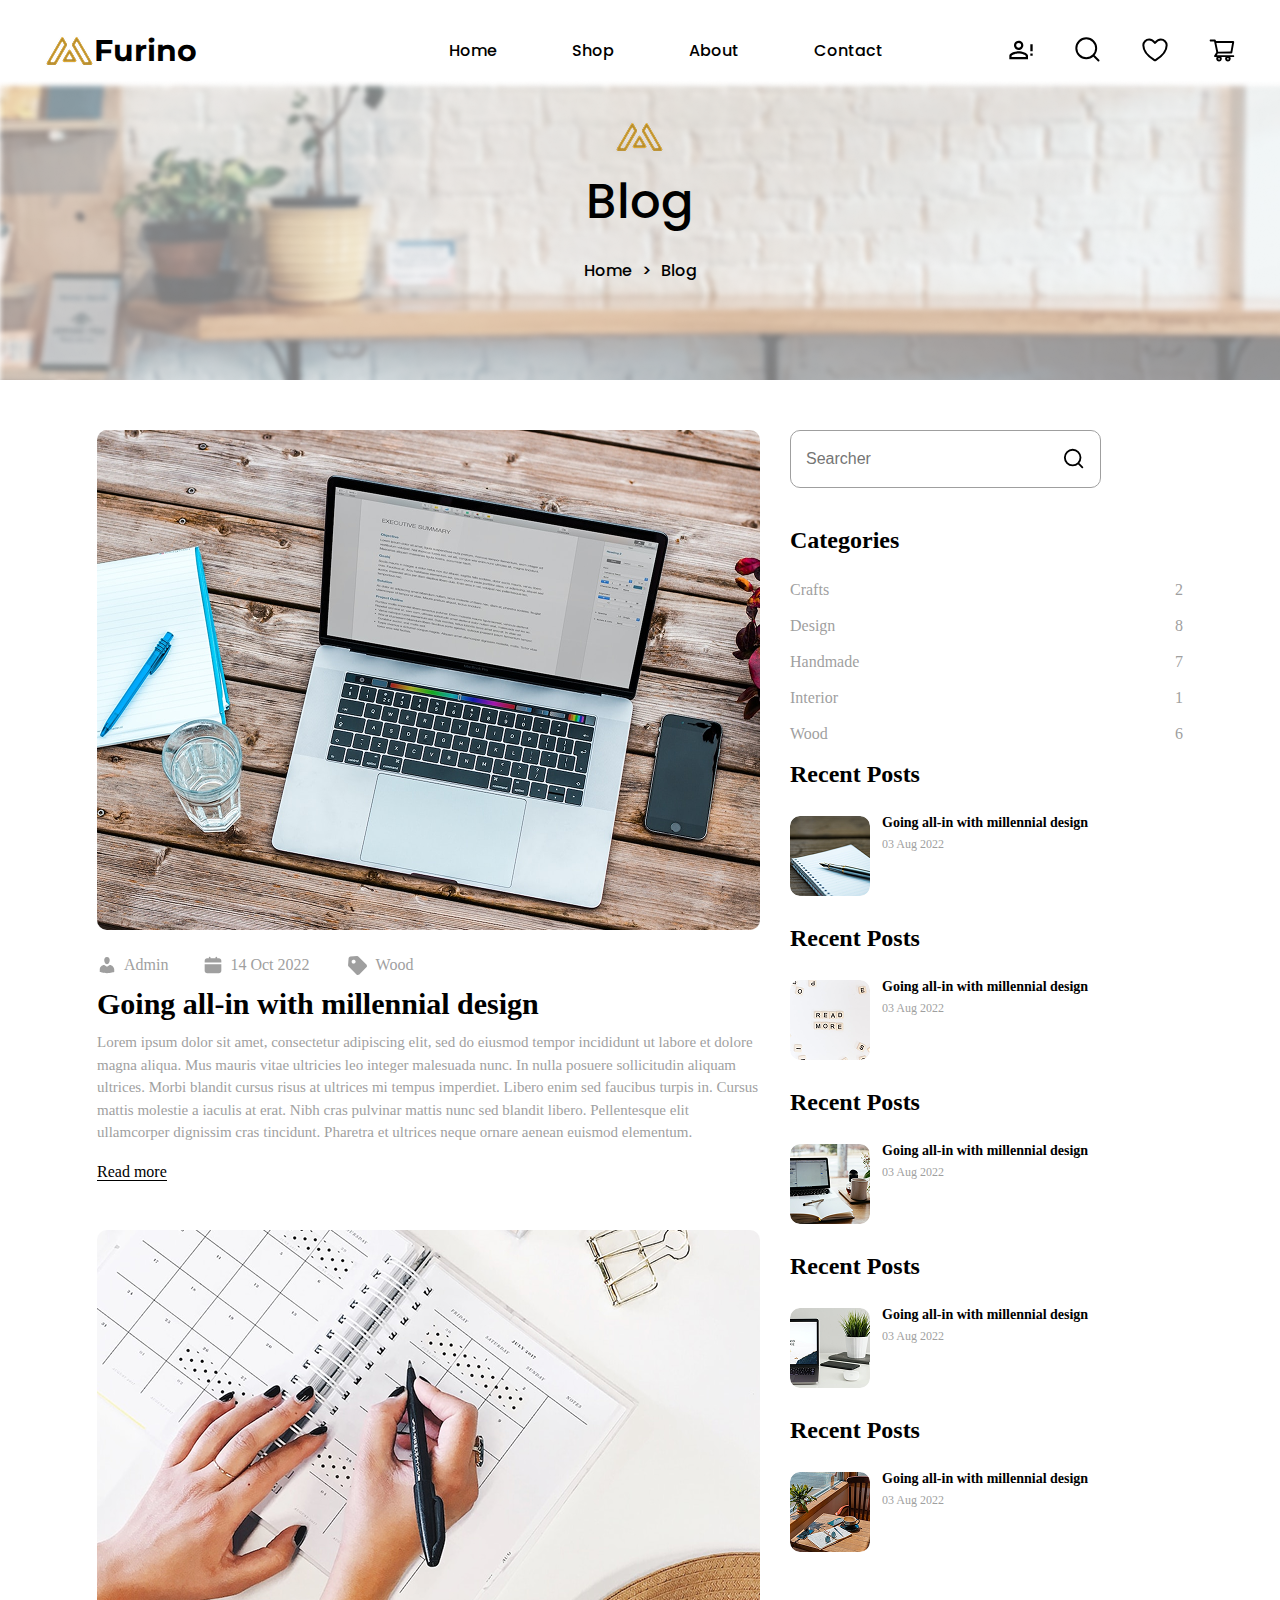
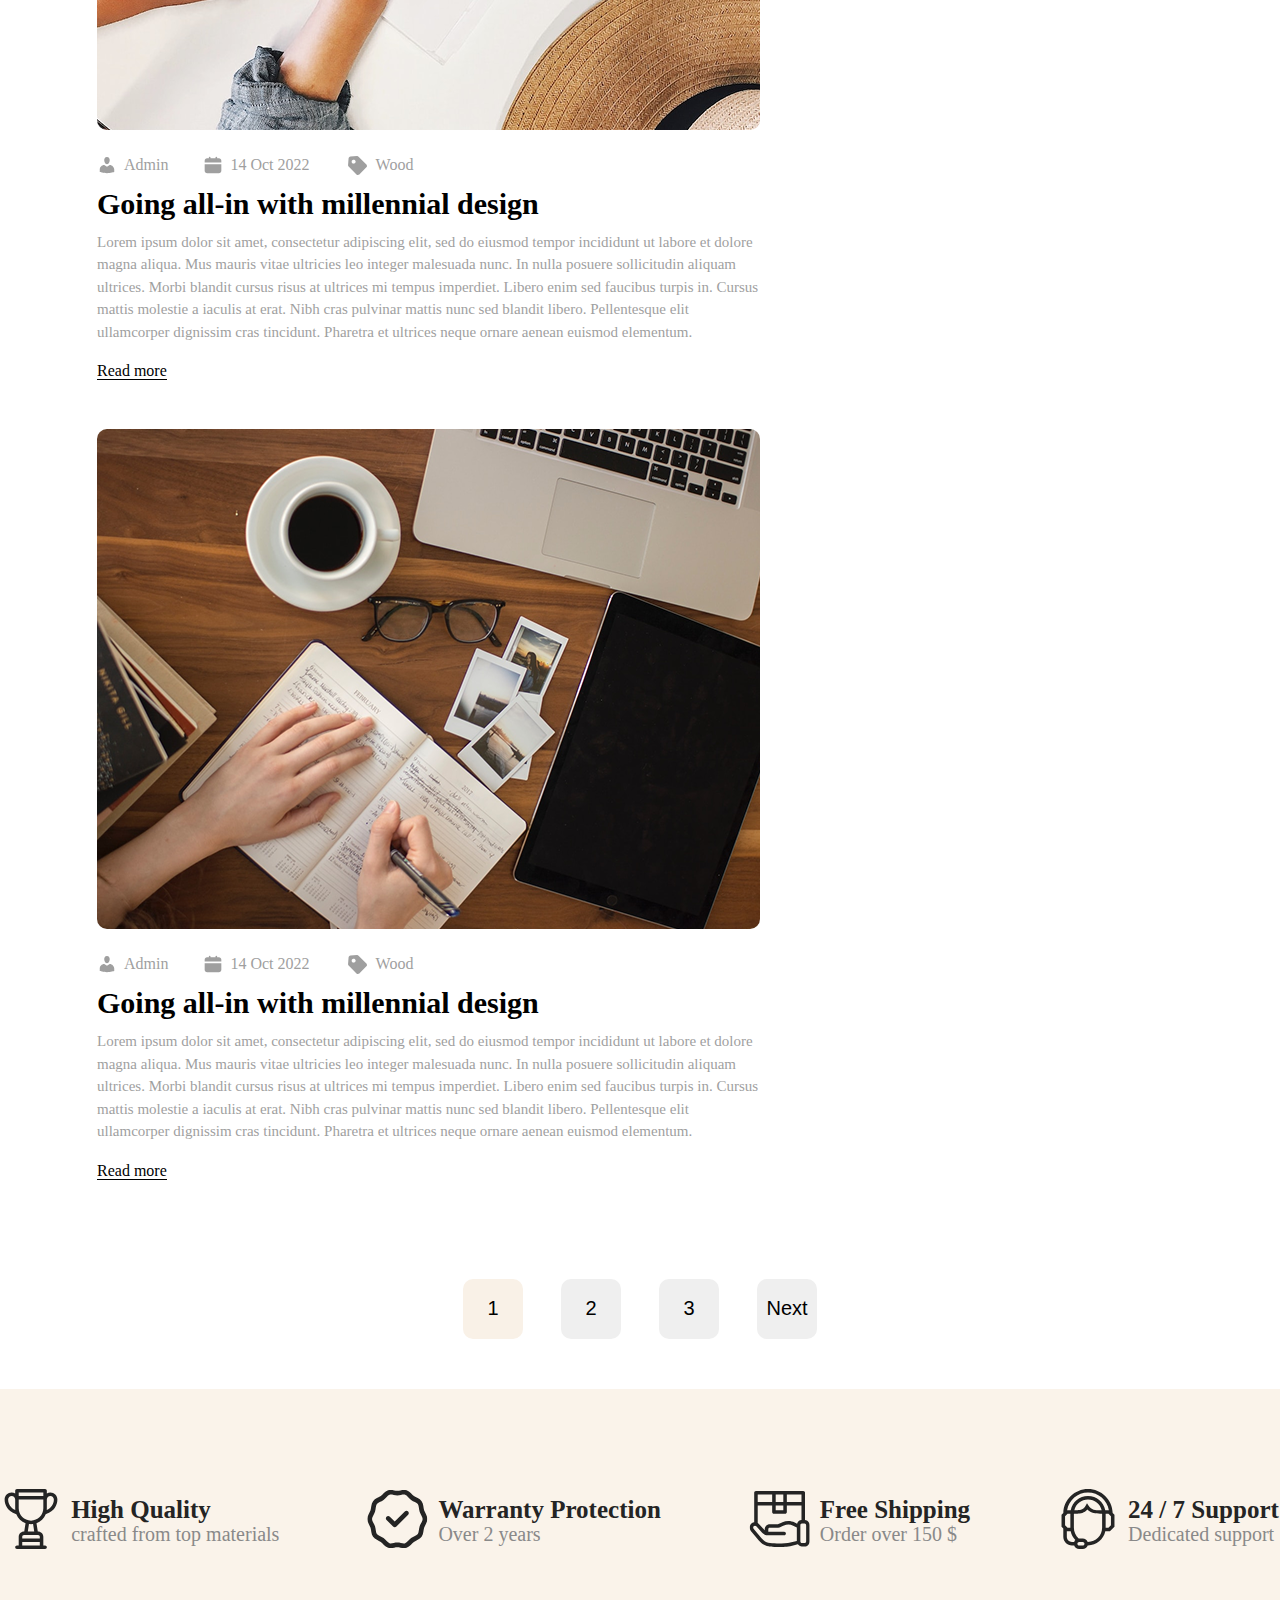
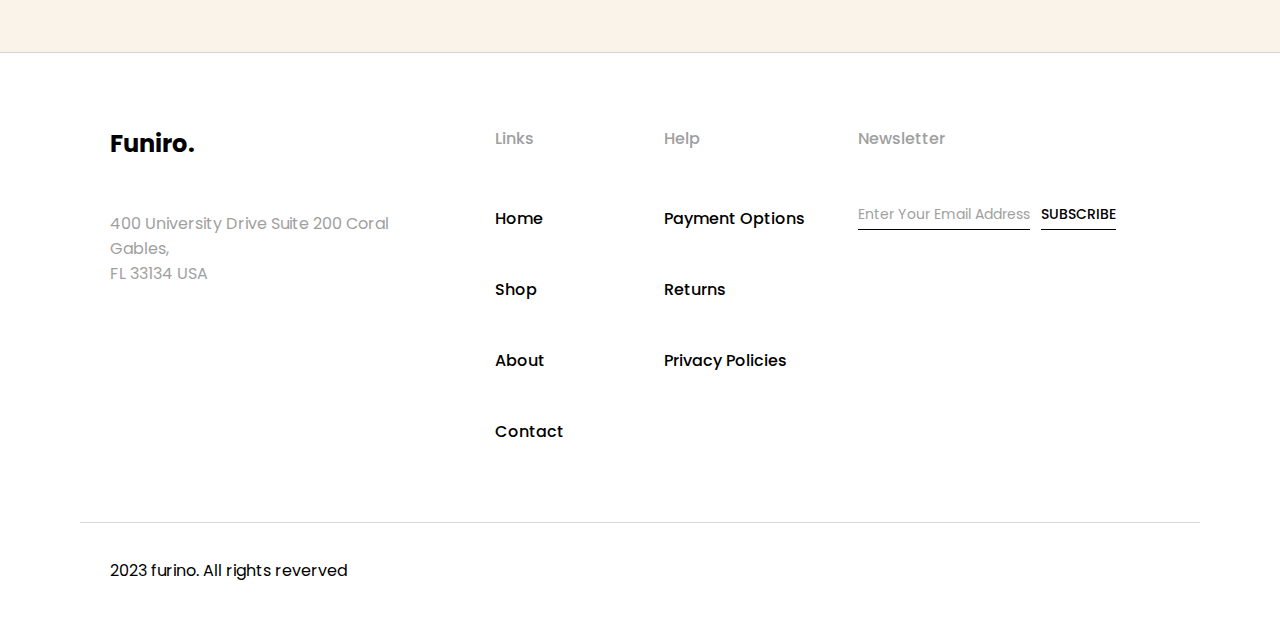
<file: blog.html>
<!DOCTYPE html>
<html lang="en">

<head>
  <meta charset="UTF-8">
  <meta name="viewport" content="width=device-width, initial-scale=1.0">
  <title>Document</title>
  <link rel="stylesheet" href="https://cdnjs.cloudflare.com/ajax/libs/font-awesome/6.5.1/css/all.min.css">
  <link rel="stylesheet" href="./assets/css/main.css">
</head>

<body>
  <header>
    <div class="logo">
      <img src="./assets/scss/base/images/logo-header.png" alt="">
      <p>Furino</p>
    </div>
    <div class="menu-toggle">
      <div class="menu">
        <button class="menu-btn">More ▼</button>
        <div class="submenu">

          <a href="/index.html">Home</a>
          <a href="/shop.html">Shop</a>
          <a href="/blog.html">About</a>
          <a href="/contact.html">Contact</a>
          <a href="">
            <svg xmlns="http://www.w3.org/2000/svg" width="28" height="28" viewBox="0 0 28 28" fill="none">
              <path
                d="M23.3333 14V8.16669H25.6666V15.1667H23.3333M23.3333 19.8334H25.6666V17.5H23.3333M11.6666 15.1667C14.7816 15.1667 21 16.73 21 19.8334V23.3334H2.33331V19.8334C2.33331 16.73 8.55165 15.1667 11.6666 15.1667ZM11.6666 4.66669C12.9043 4.66669 14.0913 5.15835 14.9665 6.03352C15.8416 6.90869 16.3333 8.09568 16.3333 9.33335C16.3333 10.571 15.8416 11.758 14.9665 12.6332C14.0913 13.5084 12.9043 14 11.6666 14C10.429 14 9.24198 13.5084 8.36682 12.6332C7.49164 11.758 6.99998 10.571 6.99998 9.33335C6.99998 8.09568 7.49164 6.90869 8.36682 6.03352C9.24198 5.15835 10.429 4.66669 11.6666 4.66669ZM11.6666 17.3834C8.20165 17.3834 4.54998 19.0867 4.54998 19.8334V21.1167H18.7833V19.8334C18.7833 19.0867 15.1316 17.3834 11.6666 17.3834ZM11.6666 6.88335C11.0169 6.88335 10.3937 7.14148 9.93424 7.60094C9.47477 8.06041 9.21665 8.68357 9.21665 9.33335C9.21665 9.98313 9.47477 10.6063 9.93424 11.0658C10.3937 11.5252 11.0169 11.7834 11.6666 11.7834C12.3164 11.7834 12.9396 11.5252 13.3991 11.0658C13.8585 10.6063 14.1166 9.98313 14.1166 9.33335C14.1166 8.68357 13.8585 8.06041 13.3991 7.60094C12.9396 7.14148 12.3164 6.88335 11.6666 6.88335Z"
                fill="black" />
            </svg>
            <p>Tài khoản</p>
          </a>
          <a href="">
            <svg xmlns="http://www.w3.org/2000/svg" width="28" height="28" viewBox="0 0 28 28" fill="none">
              <path
                d="M24.5 24.5L19.2663 19.257M22.1666 12.25C22.1666 14.88 21.1219 17.4024 19.2621 19.2621C17.4024 21.1219 14.88 22.1666 12.25 22.1666C9.61992 22.1666 7.09757 21.1219 5.23784 19.2621C3.3781 17.4024 2.33331 14.88 2.33331 12.25C2.33331 9.61992 3.3781 7.09757 5.23784 5.23784C7.09757 3.3781 9.61992 2.33331 12.25 2.33331C14.88 2.33331 17.4024 3.3781 19.2621 5.23784C21.1219 7.09757 22.1666 9.61992 22.1666 12.25V12.25Z"
                stroke="black" stroke-width="2" stroke-linecap="round" />
            </svg>
            <p>Tìm kiếm</p>
          </a>
          <a href="">
            <svg xmlns="http://www.w3.org/2000/svg" width="28" height="28" viewBox="0 0 28 28" fill="none">
              <path
                d="M8.16668 3.5C4.94551 3.5 2.33334 6.08533 2.33334 9.275C2.33334 11.8498 3.35418 17.9608 13.4027 24.1383C13.5827 24.2479 13.7893 24.3058 14 24.3058C14.2107 24.3058 14.4173 24.2479 14.5973 24.1383C24.6458 17.9608 25.6667 11.8498 25.6667 9.275C25.6667 6.08533 23.0545 3.5 19.8333 3.5C16.6122 3.5 14 7 14 7C14 7 11.3878 3.5 8.16668 3.5Z"
                stroke="black" stroke-width="2" stroke-linecap="round" stroke-linejoin="round" />
            </svg>
            <p>Yêu thích </p>
          </a>
          <a href="/cart.html">
            <svg xmlns="http://www.w3.org/2000/svg" width="28" height="28" viewBox="0 0 28 28" fill="none">
              <path
                d="M25.2355 19.1926H8.95234L9.76991 17.5273L23.3543 17.5027C23.8137 17.5027 24.2074 17.1746 24.2894 16.7207L26.1707 6.19062C26.2199 5.91445 26.1461 5.63008 25.9656 5.41406C25.8764 5.30775 25.7652 5.22211 25.6396 5.16309C25.514 5.10407 25.377 5.07308 25.2383 5.07227L7.95702 5.01484L7.80937 4.32031C7.7164 3.87734 7.31718 3.55469 6.86328 3.55469H2.63867C2.38267 3.55469 2.13716 3.65638 1.95614 3.8374C1.77513 4.01841 1.67343 4.26393 1.67343 4.51992C1.67343 4.77592 1.77513 5.02143 1.95614 5.20245C2.13716 5.38346 2.38267 5.48516 2.63867 5.48516H6.08124L6.72656 8.55312L8.31523 16.2449L6.26992 19.5836C6.1637 19.727 6.09972 19.8972 6.08523 20.075C6.07073 20.2528 6.10629 20.4312 6.18788 20.5898C6.35195 20.9152 6.68281 21.1203 7.04921 21.1203H8.7664C8.40032 21.6065 8.20258 22.1988 8.20312 22.8074C8.20312 24.3551 9.46093 25.6129 11.0086 25.6129C12.5562 25.6129 13.8141 24.3551 13.8141 22.8074C13.8141 22.1977 13.6117 21.6043 13.2508 21.1203H17.6559C17.2898 21.6065 17.092 22.1988 17.0926 22.8074C17.0926 24.3551 18.3504 25.6129 19.898 25.6129C21.4457 25.6129 22.7035 24.3551 22.7035 22.8074C22.7035 22.1977 22.5012 21.6043 22.1402 21.1203H25.2383C25.7687 21.1203 26.2035 20.6883 26.2035 20.1551C26.2019 19.8994 26.0993 19.6546 25.9179 19.4743C25.7366 19.294 25.4913 19.1927 25.2355 19.1926ZM8.35898 6.91797L24.1035 6.96992L22.5613 15.6051L10.1937 15.627L8.35898 6.91797ZM11.0086 23.6715C10.5328 23.6715 10.1445 23.2832 10.1445 22.8074C10.1445 22.3316 10.5328 21.9434 11.0086 21.9434C11.4844 21.9434 11.8726 22.3316 11.8726 22.8074C11.8726 23.0366 11.7816 23.2564 11.6196 23.4184C11.4575 23.5805 11.2378 23.6715 11.0086 23.6715ZM19.898 23.6715C19.4223 23.6715 19.034 23.2832 19.034 22.8074C19.034 22.3316 19.4223 21.9434 19.898 21.9434C20.3738 21.9434 20.7621 22.3316 20.7621 22.8074C20.7621 23.0366 20.6711 23.2564 20.509 23.4184C20.347 23.5805 20.1272 23.6715 19.898 23.6715Z"
                fill="black" />
            </svg>
            <p>Giỏ hàng </p>
          </a>
        </div>
      </div>
    </div>
    <ul class="select">
      <li><a href="/index.html">Home</a></li>
      <li><a href="/shop.html">Shop</a></li>
      <li><a href="/blog.html">About</a></li>
      <li><a href="/contact.html">Contact</a></li>
    </ul>
    <div class="option">
      <a href="">
        <svg xmlns="http://www.w3.org/2000/svg" width="28" height="28" viewBox="0 0 28 28" fill="none">
          <path
            d="M23.3333 14V8.16669H25.6666V15.1667H23.3333M23.3333 19.8334H25.6666V17.5H23.3333M11.6666 15.1667C14.7816 15.1667 21 16.73 21 19.8334V23.3334H2.33331V19.8334C2.33331 16.73 8.55165 15.1667 11.6666 15.1667ZM11.6666 4.66669C12.9043 4.66669 14.0913 5.15835 14.9665 6.03352C15.8416 6.90869 16.3333 8.09568 16.3333 9.33335C16.3333 10.571 15.8416 11.758 14.9665 12.6332C14.0913 13.5084 12.9043 14 11.6666 14C10.429 14 9.24198 13.5084 8.36682 12.6332C7.49164 11.758 6.99998 10.571 6.99998 9.33335C6.99998 8.09568 7.49164 6.90869 8.36682 6.03352C9.24198 5.15835 10.429 4.66669 11.6666 4.66669ZM11.6666 17.3834C8.20165 17.3834 4.54998 19.0867 4.54998 19.8334V21.1167H18.7833V19.8334C18.7833 19.0867 15.1316 17.3834 11.6666 17.3834ZM11.6666 6.88335C11.0169 6.88335 10.3937 7.14148 9.93424 7.60094C9.47477 8.06041 9.21665 8.68357 9.21665 9.33335C9.21665 9.98313 9.47477 10.6063 9.93424 11.0658C10.3937 11.5252 11.0169 11.7834 11.6666 11.7834C12.3164 11.7834 12.9396 11.5252 13.3991 11.0658C13.8585 10.6063 14.1166 9.98313 14.1166 9.33335C14.1166 8.68357 13.8585 8.06041 13.3991 7.60094C12.9396 7.14148 12.3164 6.88335 11.6666 6.88335Z"
            fill="black" />
        </svg>
      </a>
      <a href="">
        <svg xmlns="http://www.w3.org/2000/svg" width="28" height="28" viewBox="0 0 28 28" fill="none">
          <path
            d="M24.5 24.5L19.2663 19.257M22.1666 12.25C22.1666 14.88 21.1219 17.4024 19.2621 19.2621C17.4024 21.1219 14.88 22.1666 12.25 22.1666C9.61992 22.1666 7.09757 21.1219 5.23784 19.2621C3.3781 17.4024 2.33331 14.88 2.33331 12.25C2.33331 9.61992 3.3781 7.09757 5.23784 5.23784C7.09757 3.3781 9.61992 2.33331 12.25 2.33331C14.88 2.33331 17.4024 3.3781 19.2621 5.23784C21.1219 7.09757 22.1666 9.61992 22.1666 12.25V12.25Z"
            stroke="black" stroke-width="2" stroke-linecap="round" />
        </svg>
      </a>
      <a href="">
        <svg xmlns="http://www.w3.org/2000/svg" width="28" height="28" viewBox="0 0 28 28" fill="none">
          <path
            d="M8.16668 3.5C4.94551 3.5 2.33334 6.08533 2.33334 9.275C2.33334 11.8498 3.35418 17.9608 13.4027 24.1383C13.5827 24.2479 13.7893 24.3058 14 24.3058C14.2107 24.3058 14.4173 24.2479 14.5973 24.1383C24.6458 17.9608 25.6667 11.8498 25.6667 9.275C25.6667 6.08533 23.0545 3.5 19.8333 3.5C16.6122 3.5 14 7 14 7C14 7 11.3878 3.5 8.16668 3.5Z"
            stroke="black" stroke-width="2" stroke-linecap="round" stroke-linejoin="round" />
        </svg>
      </a>
      <a href="/cart.html">
        <svg xmlns="http://www.w3.org/2000/svg" width="28" height="28" viewBox="0 0 28 28" fill="none">
          <path
            d="M25.2355 19.1926H8.95234L9.76991 17.5273L23.3543 17.5027C23.8137 17.5027 24.2074 17.1746 24.2894 16.7207L26.1707 6.19062C26.2199 5.91445 26.1461 5.63008 25.9656 5.41406C25.8764 5.30775 25.7652 5.22211 25.6396 5.16309C25.514 5.10407 25.377 5.07308 25.2383 5.07227L7.95702 5.01484L7.80937 4.32031C7.7164 3.87734 7.31718 3.55469 6.86328 3.55469H2.63867C2.38267 3.55469 2.13716 3.65638 1.95614 3.8374C1.77513 4.01841 1.67343 4.26393 1.67343 4.51992C1.67343 4.77592 1.77513 5.02143 1.95614 5.20245C2.13716 5.38346 2.38267 5.48516 2.63867 5.48516H6.08124L6.72656 8.55312L8.31523 16.2449L6.26992 19.5836C6.1637 19.727 6.09972 19.8972 6.08523 20.075C6.07073 20.2528 6.10629 20.4312 6.18788 20.5898C6.35195 20.9152 6.68281 21.1203 7.04921 21.1203H8.7664C8.40032 21.6065 8.20258 22.1988 8.20312 22.8074C8.20312 24.3551 9.46093 25.6129 11.0086 25.6129C12.5562 25.6129 13.8141 24.3551 13.8141 22.8074C13.8141 22.1977 13.6117 21.6043 13.2508 21.1203H17.6559C17.2898 21.6065 17.092 22.1988 17.0926 22.8074C17.0926 24.3551 18.3504 25.6129 19.898 25.6129C21.4457 25.6129 22.7035 24.3551 22.7035 22.8074C22.7035 22.1977 22.5012 21.6043 22.1402 21.1203H25.2383C25.7687 21.1203 26.2035 20.6883 26.2035 20.1551C26.2019 19.8994 26.0993 19.6546 25.9179 19.4743C25.7366 19.294 25.4913 19.1927 25.2355 19.1926ZM8.35898 6.91797L24.1035 6.96992L22.5613 15.6051L10.1937 15.627L8.35898 6.91797ZM11.0086 23.6715C10.5328 23.6715 10.1445 23.2832 10.1445 22.8074C10.1445 22.3316 10.5328 21.9434 11.0086 21.9434C11.4844 21.9434 11.8726 22.3316 11.8726 22.8074C11.8726 23.0366 11.7816 23.2564 11.6196 23.4184C11.4575 23.5805 11.2378 23.6715 11.0086 23.6715ZM19.898 23.6715C19.4223 23.6715 19.034 23.2832 19.034 22.8074C19.034 22.3316 19.4223 21.9434 19.898 21.9434C20.3738 21.9434 20.7621 22.3316 20.7621 22.8074C20.7621 23.0366 20.6711 23.2564 20.509 23.4184C20.347 23.5805 20.1272 23.6715 19.898 23.6715Z"
            fill="black" />
        </svg>
      </a>
    </div>
  </header>

  <div style="background-image: url(./assets/scss/base/images/bredcum-detail-img2.png);" class="bredcum-detail">
    <img style="margin-left: 48%; margin-bottom: -60px;" src="./assets/scss/base/images/logo-header.png" alt="">
    <li class="bredcum-title">Blog</li>
    <ul>
      <li>Home</li>
      <li>></li>
      <li>Blog</li>
    </ul>
  </div>
  <!-- <section class="hero-secttion">
    <img src="./assets/img/logoheroblog.png" alt="blog-hero" class="hero-image" />
    <div class="herro-content">
      <img src="./assets/img/Blog_Meubel House_Logos-05.png" alt="" class="hero-logo" />
      <h2 class="hero-title">Blog</h2>
      <nav class="breadcrumb">
        <a href="index.html">Home</a>
        <svg xmlns="http://www.w3.org/2000/svg" width="20" height="20" viewBox="0 0 20 20" fill="none">
          <path d="M6 15L11 10L6 5L7 3L14 10L7 17L6 15Z" fill="black" />
        </svg>
        <a href="blog.html">Blog</a>
      </nav>
    </div>
  </section> -->

  <main class="main-content">
    <section class="blog-posts">
      <article class="blog-post">
        <img src="./assets/scss/base/images/Rectangle 68.png" alt="" class="post-image" />
        <div class="post-meta">
          <div class="meta-item">
            <svg xmlns="/" width="20" height="20" viewBox="0 0 20 20" fill="none">
              <path
                d="M9.99977 9.25C7.72977 9.25 7.26977 5.81 7.26977 5.81C6.99977 4.02 7.81977 2 9.96977 2C12.1298 2 12.9498 4.02 12.6798 5.81C12.6798 5.81 12.2698 9.25 9.99977 9.25ZM9.99977 11.82L12.7198 10C15.1098 10 17.2398 12.33 17.2398 14.53V17.02C17.2398 17.02 13.5898 18.15 9.99977 18.15C6.34977 18.15 2.75977 17.02 2.75977 17.02V14.53C2.75977 12.28 4.69977 10.05 7.22977 10.05L9.99977 11.82Z"
                fill="#9F9F9F" />
            </svg>
            <span>Admin</span>
          </div>
          <div class="meta-item">
            <svg xmlns="http://www.w3.org/2000/svg" width="20" height="20" viewBox="0 0 20 20" fill="none">
              <path
                d="M1.66699 15.8334C1.66699 17.25 2.75033 18.3334 4.16699 18.3334H15.8337C17.2503 18.3334 18.3337 17.25 18.3337 15.8334V9.16669H1.66699V15.8334ZM15.8337 3.33335H14.167V2.50002C14.167 2.00002 13.8337 1.66669 13.3337 1.66669C12.8337 1.66669 12.5003 2.00002 12.5003 2.50002V3.33335H7.50033V2.50002C7.50033 2.00002 7.16699 1.66669 6.66699 1.66669C6.16699 1.66669 5.83366 2.00002 5.83366 2.50002V3.33335H4.16699C2.75033 3.33335 1.66699 4.41669 1.66699 5.83335V7.50002H18.3337V5.83335C18.3337 4.41669 17.2503 3.33335 15.8337 3.33335Z"
                fill="#9F9F9F" />
            </svg>
            <span>14 Oct 2022</span>
          </div>
          <div class="meta-item">
            <svg xmlns="http://www.w3.org/2000/svg" width="24" height="24" viewBox="0 0 24 24" fill="none">
              <path
                d="M12.8966 21.968C12.3666 21.97 11.8566 21.758 11.4826 21.382L3.64564 13.547C3.44131 13.3434 3.28363 13.0978 3.18349 12.8272C3.08335 12.5567 3.04314 12.2676 3.06564 11.98L3.56564 5.41401C3.60018 4.93599 3.80617 4.48652 4.1457 4.14827C4.48524 3.81002 4.93549 3.60574 5.41364 3.57301L11.9796 3.07301C12.0316 3.06201 12.0826 3.06201 12.1346 3.06201C12.6646 3.06201 13.1716 3.27201 13.5446 3.64801L21.3826 11.482C21.5684 11.6677 21.7158 11.8883 21.8164 12.131C21.917 12.3737 21.9687 12.6338 21.9687 12.8965C21.9687 13.1592 21.917 13.4194 21.8164 13.6621C21.7158 13.9048 21.5684 14.1253 21.3826 14.311L14.3106 21.382C14.1254 21.5683 13.905 21.716 13.6623 21.8166C13.4196 21.9172 13.1594 21.9687 12.8966 21.968ZM8.65364 6.65401C8.32475 6.65411 8.00096 6.73531 7.71094 6.89042C7.42093 7.04554 7.17364 7.26978 6.99099 7.54329C6.80834 7.8168 6.69596 8.13113 6.6638 8.45845C6.63164 8.78576 6.68069 9.11595 6.80662 9.41978C6.93255 9.72361 7.13146 9.99169 7.38574 10.2003C7.64002 10.4089 7.94181 10.5516 8.26439 10.6157C8.58698 10.6798 8.92039 10.6633 9.2351 10.5678C9.54982 10.4723 9.83611 10.3006 10.0686 10.068L10.0756 10.062L10.0826 10.055L10.0746 10.062C10.3526 9.78158 10.5414 9.42513 10.6171 9.03759C10.6928 8.65006 10.6522 8.24877 10.5002 7.88432C10.3482 7.51986 10.0918 7.20855 9.76318 6.98961C9.43457 6.77066 9.04851 6.65389 8.65364 6.65401V6.65401Z"
                fill="#9F9F9F" />
            </svg>
            <span>Wood</span>
          </div>
        </div>
        <h3 class="post-title">Going all-in with millennial design</h3>
        <p class="post-excerpt">
          Lorem ipsum dolor sit amet, consectetur adipiscing elit, sed do
          eiusmod tempor incididunt ut labore et dolore magna aliqua. Mus
          mauris vitae ultricies leo integer malesuada nunc. In nulla posuere
          sollicitudin aliquam ultrices. Morbi blandit cursus risus at
          ultrices mi tempus imperdiet. Libero enim sed faucibus turpis in.
          Cursus mattis molestie a iaculis at erat. Nibh cras pulvinar mattis
          nunc sed blandit libero. Pellentesque elit ullamcorper dignissim
          cras tincidunt. Pharetra et ultrices neque ornare aenean euismod
          elementum.
        </p>
        <a href="#" class="read-more">Read more</a>
      </article>
      <article class="blog-post">
        <img src="./assets/scss/base/images/blogMain2.png" alt="" class="post-image" />
        <div class="post-meta">
          <div class="meta-item">
            <svg xmlns="http://www.w3.org/2000/svg" width="20" height="20" viewBox="0 0 20 20" fill="none">
              <path
                d="M9.99977 9.25C7.72977 9.25 7.26977 5.81 7.26977 5.81C6.99977 4.02 7.81977 2 9.96977 2C12.1298 2 12.9498 4.02 12.6798 5.81C12.6798 5.81 12.2698 9.25 9.99977 9.25ZM9.99977 11.82L12.7198 10C15.1098 10 17.2398 12.33 17.2398 14.53V17.02C17.2398 17.02 13.5898 18.15 9.99977 18.15C6.34977 18.15 2.75977 17.02 2.75977 17.02V14.53C2.75977 12.28 4.69977 10.05 7.22977 10.05L9.99977 11.82Z"
                fill="#9F9F9F" />
            </svg>
            <span>Admin</span>
          </div>
          <div class="meta-item">
            <svg xmlns="http://www.w3.org/2000/svg" width="20" height="20" viewBox="0 0 20 20" fill="none">
              <path
                d="M1.66699 15.8334C1.66699 17.25 2.75033 18.3334 4.16699 18.3334H15.8337C17.2503 18.3334 18.3337 17.25 18.3337 15.8334V9.16669H1.66699V15.8334ZM15.8337 3.33335H14.167V2.50002C14.167 2.00002 13.8337 1.66669 13.3337 1.66669C12.8337 1.66669 12.5003 2.00002 12.5003 2.50002V3.33335H7.50033V2.50002C7.50033 2.00002 7.16699 1.66669 6.66699 1.66669C6.16699 1.66669 5.83366 2.00002 5.83366 2.50002V3.33335H4.16699C2.75033 3.33335 1.66699 4.41669 1.66699 5.83335V7.50002H18.3337V5.83335C18.3337 4.41669 17.2503 3.33335 15.8337 3.33335Z"
                fill="#9F9F9F" />
            </svg>
            <span>14 Oct 2022</span>
          </div>
          <div class="meta-item">
            <svg xmlns="http://www.w3.org/2000/svg" width="24" height="24" viewBox="0 0 24 24" fill="none">
              <path
                d="M12.8966 21.968C12.3666 21.97 11.8566 21.758 11.4826 21.382L3.64564 13.547C3.44131 13.3434 3.28363 13.0978 3.18349 12.8272C3.08335 12.5567 3.04314 12.2676 3.06564 11.98L3.56564 5.41401C3.60018 4.93599 3.80617 4.48652 4.1457 4.14827C4.48524 3.81002 4.93549 3.60574 5.41364 3.57301L11.9796 3.07301C12.0316 3.06201 12.0826 3.06201 12.1346 3.06201C12.6646 3.06201 13.1716 3.27201 13.5446 3.64801L21.3826 11.482C21.5684 11.6677 21.7158 11.8883 21.8164 12.131C21.917 12.3737 21.9687 12.6338 21.9687 12.8965C21.9687 13.1592 21.917 13.4194 21.8164 13.6621C21.7158 13.9048 21.5684 14.1253 21.3826 14.311L14.3106 21.382C14.1254 21.5683 13.905 21.716 13.6623 21.8166C13.4196 21.9172 13.1594 21.9687 12.8966 21.968ZM8.65364 6.65401C8.32475 6.65411 8.00096 6.73531 7.71094 6.89042C7.42093 7.04554 7.17364 7.26978 6.99099 7.54329C6.80834 7.8168 6.69596 8.13113 6.6638 8.45845C6.63164 8.78576 6.68069 9.11595 6.80662 9.41978C6.93255 9.72361 7.13146 9.99169 7.38574 10.2003C7.64002 10.4089 7.94181 10.5516 8.26439 10.6157C8.58698 10.6798 8.92039 10.6633 9.2351 10.5678C9.54982 10.4723 9.83611 10.3006 10.0686 10.068L10.0756 10.062L10.0826 10.055L10.0746 10.062C10.3526 9.78158 10.5414 9.42513 10.6171 9.03759C10.6928 8.65006 10.6522 8.24877 10.5002 7.88432C10.3482 7.51986 10.0918 7.20855 9.76318 6.98961C9.43457 6.77066 9.04851 6.65389 8.65364 6.65401V6.65401Z"
                fill="#9F9F9F" />
            </svg>
            <span>Wood</span>
          </div>
        </div>
        <h3 class="post-title">Going all-in with millennial design</h3>
        <p class="post-excerpt">
          Lorem ipsum dolor sit amet, consectetur adipiscing elit, sed do
          eiusmod tempor incididunt ut labore et dolore magna aliqua. Mus
          mauris vitae ultricies leo integer malesuada nunc. In nulla posuere
          sollicitudin aliquam ultrices. Morbi blandit cursus risus at
          ultrices mi tempus imperdiet. Libero enim sed faucibus turpis in.
          Cursus mattis molestie a iaculis at erat. Nibh cras pulvinar mattis
          nunc sed blandit libero. Pellentesque elit ullamcorper dignissim
          cras tincidunt. Pharetra et ultrices neque ornare aenean euismod
          elementum.
        </p>
        <a href="#" class="read-more">Read more</a>
      </article>
      <article class="blog-post">
        <img src="./assets/scss/base/images/blogMani3.png" alt="" class="post-image" />
        <div class="post-meta">
          <div class="meta-item">
            <svg xmlns="http://www.w3.org/2000/svg" width="20" height="20" viewBox="0 0 20 20" fill="none">
              <path
                d="M9.99977 9.25C7.72977 9.25 7.26977 5.81 7.26977 5.81C6.99977 4.02 7.81977 2 9.96977 2C12.1298 2 12.9498 4.02 12.6798 5.81C12.6798 5.81 12.2698 9.25 9.99977 9.25ZM9.99977 11.82L12.7198 10C15.1098 10 17.2398 12.33 17.2398 14.53V17.02C17.2398 17.02 13.5898 18.15 9.99977 18.15C6.34977 18.15 2.75977 17.02 2.75977 17.02V14.53C2.75977 12.28 4.69977 10.05 7.22977 10.05L9.99977 11.82Z"
                fill="#9F9F9F" />
            </svg>
            <span>Admin</span>
          </div>
          <div class="meta-item">
            <svg xmlns="http://www.w3.org/2000/svg" width="20" height="20" viewBox="0 0 20 20" fill="none">
              <path
                d="M1.66699 15.8334C1.66699 17.25 2.75033 18.3334 4.16699 18.3334H15.8337C17.2503 18.3334 18.3337 17.25 18.3337 15.8334V9.16669H1.66699V15.8334ZM15.8337 3.33335H14.167V2.50002C14.167 2.00002 13.8337 1.66669 13.3337 1.66669C12.8337 1.66669 12.5003 2.00002 12.5003 2.50002V3.33335H7.50033V2.50002C7.50033 2.00002 7.16699 1.66669 6.66699 1.66669C6.16699 1.66669 5.83366 2.00002 5.83366 2.50002V3.33335H4.16699C2.75033 3.33335 1.66699 4.41669 1.66699 5.83335V7.50002H18.3337V5.83335C18.3337 4.41669 17.2503 3.33335 15.8337 3.33335Z"
                fill="#9F9F9F" />
            </svg>
            <span>14 Oct 2022</span>
          </div>
          <div class="meta-item">
            <svg xmlns="http://www.w3.org/2000/svg" width="24" height="24" viewBox="0 0 24 24" fill="none">
              <path
                d="M12.8966 21.968C12.3666 21.97 11.8566 21.758 11.4826 21.382L3.64564 13.547C3.44131 13.3434 3.28363 13.0978 3.18349 12.8272C3.08335 12.5567 3.04314 12.2676 3.06564 11.98L3.56564 5.41401C3.60018 4.93599 3.80617 4.48652 4.1457 4.14827C4.48524 3.81002 4.93549 3.60574 5.41364 3.57301L11.9796 3.07301C12.0316 3.06201 12.0826 3.06201 12.1346 3.06201C12.6646 3.06201 13.1716 3.27201 13.5446 3.64801L21.3826 11.482C21.5684 11.6677 21.7158 11.8883 21.8164 12.131C21.917 12.3737 21.9687 12.6338 21.9687 12.8965C21.9687 13.1592 21.917 13.4194 21.8164 13.6621C21.7158 13.9048 21.5684 14.1253 21.3826 14.311L14.3106 21.382C14.1254 21.5683 13.905 21.716 13.6623 21.8166C13.4196 21.9172 13.1594 21.9687 12.8966 21.968ZM8.65364 6.65401C8.32475 6.65411 8.00096 6.73531 7.71094 6.89042C7.42093 7.04554 7.17364 7.26978 6.99099 7.54329C6.80834 7.8168 6.69596 8.13113 6.6638 8.45845C6.63164 8.78576 6.68069 9.11595 6.80662 9.41978C6.93255 9.72361 7.13146 9.99169 7.38574 10.2003C7.64002 10.4089 7.94181 10.5516 8.26439 10.6157C8.58698 10.6798 8.92039 10.6633 9.2351 10.5678C9.54982 10.4723 9.83611 10.3006 10.0686 10.068L10.0756 10.062L10.0826 10.055L10.0746 10.062C10.3526 9.78158 10.5414 9.42513 10.6171 9.03759C10.6928 8.65006 10.6522 8.24877 10.5002 7.88432C10.3482 7.51986 10.0918 7.20855 9.76318 6.98961C9.43457 6.77066 9.04851 6.65389 8.65364 6.65401V6.65401Z"
                fill="#9F9F9F" />
            </svg>
            <span>Wood</span>
          </div>
        </div>
        <h3 class="post-title">Going all-in with millennial design</h3>
        <p class="post-excerpt">
          Lorem ipsum dolor sit amet, consectetur adipiscing elit, sed do
          eiusmod tempor incididunt ut labore et dolore magna aliqua. Mus
          mauris vitae ultricies leo integer malesuada nunc. In nulla posuere
          sollicitudin aliquam ultrices. Morbi blandit cursus risus at
          ultrices mi tempus imperdiet. Libero enim sed faucibus turpis in.
          Cursus mattis molestie a iaculis at erat. Nibh cras pulvinar mattis
          nunc sed blandit libero. Pellentesque elit ullamcorper dignissim
          cras tincidunt. Pharetra et ultrices neque ornare aenean euismod
          elementum.
        </p>
        <a href="#" class="read-more">Read more</a>
      </article>
    </section>
    <aside class="sidebar">
      <div class="search-container">
        <input type="text" placeholder="Searcher" class="search-input" />
        <svg xmlns="http://www.w3.org/2000/svg" width="24" height="24" viewBox="0 0 24 24" fill="none">
          <path
            d="M21 21L16.514 16.506M19 10.5C19 12.7543 18.1045 14.9163 16.5104 16.5104C14.9163 18.1045 12.7543 19 10.5 19C8.24566 19 6.08365 18.1045 4.48959 16.5104C2.89553 14.9163 2 12.7543 2 10.5C2 8.24566 2.89553 6.08365 4.48959 4.48959C6.08365 2.89553 8.24566 2 10.5 2C12.7543 2 14.9163 2.89553 16.5104 4.48959C18.1045 6.08365 19 8.24566 19 10.5V10.5Z"
            stroke="black" stroke-width="2" stroke-linecap="round" />
        </svg>
      </div>
      <section class="categories">
        <h3 class="sidebar-title">Categories</h3>
        <ul class="category-list">
          <li class="category-item">
            <span>Crafts</span>
            <span>2</span>
          </li>
          <li class="category-item">
            <span>Design</span>
            <span>8</span>
          </li>
          <li class="category-item">
            <span>Handmade</span>
            <span>7</span>
          </li>
          <li class="category-item">
            <span>Interior</span>
            <span>1</span>
          </li>
          <li class="category-item">
            <span>Wood</span>
            <span>6</span>
          </li>
        </ul>
      </section>
      <section class="recent-posts">
        <h3 class="sidebar-title">Recent Posts</h3>

        <div class="recent-post">
          <img src="./assets/scss/base/images/RecentPost-1.png" alt="Recent Post" class="recent-post-image" />
          <div class="recent-post-content">
            <h4 class="recent-post-title">
              Going all-in with millennial design
            </h4>
            <span class="recent-post-date">03 Aug 2022</span>
          </div>
        </div>
      </section>

      <section class="recent-posts">
        <h3 class="sidebar-title">Recent Posts</h3>

        <div class="recent-post">
          <img src="./assets/scss/base/images/RecentPost-2.png" alt="Recent Post" class="recent-post-image" />
          <div class="recent-post-content">
            <h4 class="recent-post-title">
              Going all-in with millennial design
            </h4>
            <span class="recent-post-date">03 Aug 2022</span>
          </div>
        </div>
      </section>
      <section class="recent-posts">
        <h3 class="sidebar-title">Recent Posts</h3>

        <div class="recent-post">
          <img src="./assets//scss/base/images/RecentPost-3.png" alt="Recent Post" class="recent-post-image" />
          <div class="recent-post-content">
            <h4 class="recent-post-title">
              Going all-in with millennial design
            </h4>
            <span class="recent-post-date">03 Aug 2022</span>
          </div>
        </div>
      </section>
      <section class="recent-posts">
        <h3 class="sidebar-title">Recent Posts</h3>

        <div class="recent-post">
          <img src="./assets/scss/base/images/RecentPost-4.png" alt="Recent Post" class="recent-post-image" />
          <div class="recent-post-content">
            <h4 class="recent-post-title">
              Going all-in with millennial design
            </h4>
            <span class="recent-post-date">03 Aug 2022</span>
          </div>
        </div>
      </section>
      <section class="recent-posts">
        <h3 class="sidebar-title">Recent Posts</h3>

        <div class="recent-post">
          <img src="./assets/scss/base/images/RecentPost-5.png" alt="Recent Post" class="recent-post-image" />
          <div class="recent-post-content">
            <h4 class="recent-post-title">
              Going all-in with millennial design
            </h4>
            <span class="recent-post-date">03 Aug 2022</span>
          </div>
        </div>
      </section>
    </aside>
  </main>
  <nav class="pagination">
    <button class="page-button-1">1</button>
    <button class="page-button">2</button>
    <button class="page-button">3</button>
    <button class="page-button">Next</button>
  </nav>
  <section class="features">
    <div class="feature-item">
      <div class="feature-icon-wrapper">
        <svg xmlns="http://www.w3.org/2000/svg" width="60" height="60" viewBox="0 0 60 60" fill="none">
          <path
            d="M49.3547 3.51562C48.0744 3.51562 46.8741 3.86121 45.839 4.46156V1.75781C45.839 0.787031 45.052 0 44.0812 0H15.9562C14.9853 0 14.1983 0.787031 14.1983 1.75781V4.48301C13.155 3.8693 11.941 3.51562 10.6455 3.51562C6.76848 3.51562 3.61426 6.66984 3.61426 10.5469C3.61426 13.5041 4.49059 16.3615 6.14844 18.8102C8.97078 22.9789 12.4511 24.0607 15.331 25.2127C16.9916 29.348 20.3496 32.6252 24.5384 34.1769L23.2422 42.4219H22.9875C20.0797 42.4219 17.714 44.7875 17.714 47.6953V56.4844H15.9562C14.9854 56.4844 14.1984 57.2714 14.1984 58.2422C14.1984 59.213 14.9854 60 15.9562 60H44.0812C45.052 60 45.839 59.213 45.839 58.2422C45.839 57.2714 45.052 56.4844 44.0812 56.4844H42.3234V47.6953C42.3234 44.7875 39.9577 42.4219 37.05 42.4219H36.7952L35.4991 34.177C39.6941 32.623 43.0558 29.3386 44.7139 25.1948C47.4344 24.1066 51.0005 23.0217 53.8518 18.8102C55.5097 16.3615 56.386 13.504 56.386 10.5469C56.3859 6.66984 53.2317 3.51562 49.3547 3.51562ZM14.1853 20.968C9.89926 19.2536 7.12988 15.1631 7.12988 10.5469C7.12988 8.60836 8.70699 7.03125 10.6455 7.03125C12.584 7.03125 14.1611 8.60836 14.1611 10.5469C14.1611 10.6705 14.1741 10.791 14.1984 10.9073V19.3359C14.1984 19.9009 14.2288 20.4588 14.2869 21.0087L14.1853 20.968ZM38.8078 56.4844H21.2296V52.9688H38.8078V56.4844ZM37.05 45.9375C38.0192 45.9375 38.8078 46.7261 38.8078 47.6953V49.4531H21.2296V47.6953C21.2296 46.7261 22.0182 45.9375 22.9875 45.9375C23.9411 45.9375 34.8134 45.9375 37.05 45.9375ZM26.801 42.4219L27.9642 35.023C28.6368 35.1107 29.3225 35.1562 30.0187 35.1562C30.7149 35.1562 31.4006 35.1105 32.0732 35.023L33.2364 42.4219H26.801ZM42.3234 19.3359C42.3234 26.1207 36.8035 31.6406 30.0187 31.6406C23.2339 31.6406 17.714 26.1207 17.714 19.3359V10.5469H42.3234V19.3359ZM42.3234 7.03125H17.714V3.51562H42.3234V7.03125ZM45.8148 20.968L45.7523 20.993C45.8093 20.4483 45.8389 19.8955 45.8389 19.3359V10.5469C45.839 8.60836 47.4161 7.03125 49.3547 7.03125C51.2932 7.03125 52.8703 8.60836 52.8703 10.5469C52.8703 15.1631 50.1009 19.2537 45.8148 20.968Z"
            fill="#242424" />
        </svg>
      </div>
      <div class="feature-content">
        <h3 class="feature-title">High Quality</h3>
        <p class="feature-description">crafted from top materials</p>
      </div>
    </div>
    <div class="feature-item">
      <div class="feature-icon-wrapper">
        <svg xmlns="http://www.w3.org/2000/svg" width="61" height="60" viewBox="0 0 61 60" fill="none">
          <g clip-path="url(#clip0_117_3326)">
            <path
              d="M57.119 21.2612C56.3273 18.8097 56.6648 15.1296 54.607 12.2882C52.533 9.42438 48.9259 8.61039 46.889 7.1207C44.8736 5.64672 42.9986 2.43918 39.6085 1.33293C36.314 0.257852 32.9451 1.71672 30.333 1.71672C27.7213 1.71672 24.3526 0.2575 21.0575 1.33281C17.668 2.43883 15.7914 5.64707 13.7773 7.12035C11.7427 8.60828 8.13289 9.42449 6.05926 12.2879C4.0032 15.127 4.3373 18.8154 3.54699 21.2611C2.79488 23.5888 0.333008 26.3825 0.333008 30.0003C0.333008 33.6203 2.79207 36.4032 3.54699 38.7393C4.33871 41.1909 4.00121 44.8709 6.05902 47.7123C8.13289 50.5763 11.7399 51.3902 13.777 52.88C15.792 54.3537 17.6674 57.5615 21.0575 58.6676C24.3498 59.742 27.7239 58.2838 30.333 58.2838C32.9384 58.2838 36.3205 59.7405 39.6085 58.6677C42.9982 57.5617 44.8735 54.3542 46.8887 52.8802C48.9233 51.3923 52.5331 50.5761 54.6068 47.7127C56.6629 44.8735 56.3286 41.1854 57.119 38.7394C57.8711 36.4116 60.333 33.618 60.333 30.0003C60.333 26.3805 57.8745 23.5984 57.119 21.2612ZM52.6587 37.298C51.7359 40.1545 51.9777 43.3512 50.8105 44.963C49.6276 46.5962 46.5199 47.3423 44.1219 49.0963C41.7501 50.8308 40.0878 53.5804 38.1545 54.2112C36.3254 54.8082 33.3446 53.5961 30.3331 53.5961C27.2996 53.5961 24.3495 54.8107 22.5117 54.2112C20.5786 53.5804 18.9186 50.8327 16.5443 49.0962C14.1604 47.3528 11.035 46.5914 9.85555 44.9628C8.69211 43.3564 8.92473 40.1375 8.0075 37.2981C7.10844 34.5162 5.02051 32.1074 5.02051 30.0003C5.02051 27.891 7.10656 25.4905 8.00727 22.7025C8.93012 19.8462 8.68836 16.6492 9.85555 15.0375C11.0377 13.4054 14.1478 12.6569 16.5443 10.9042C18.9235 9.1641 20.5754 6.42109 22.5114 5.78934C24.339 5.19309 27.3295 6.40445 30.3329 6.40445C33.3719 6.40445 36.3146 5.18898 38.1543 5.78934C40.0872 6.42004 41.7486 9.16879 44.1219 10.9043C46.5054 12.6477 49.631 13.4091 50.8105 15.0377C51.9741 16.6444 51.7402 19.86 52.6585 22.7023V22.7024C53.5576 25.4843 55.6455 27.8931 55.6455 30.0003C55.6455 32.1095 53.5595 34.51 52.6587 37.298ZM41.131 22.4774C42.0464 23.3928 42.0464 24.8767 41.131 25.792L29.3998 37.5231C28.4845 38.4385 27.0004 38.4384 26.0852 37.5231L19.5351 30.973C18.6198 30.0577 18.6196 28.5737 19.535 27.6585C20.4504 26.7433 21.9345 26.7432 22.8495 27.6585L27.7425 32.5513L37.8162 22.4775C38.7316 21.5622 40.2157 21.5622 41.131 22.4774Z"
              fill="#242424" />
          </g>
          <defs>
            <clipPath id="clip0_117_3326">
              <rect width="60" height="60" fill="white" transform="translate(0.333008)" />
            </clipPath>
          </defs>
        </svg>
      </div>
      <div class="feature-content">
        <h3 class="feature-title">Warranty Protection</h3>
        <p class="feature-description">Over 2 years</p>
      </div>
    </div>
    <div class="feature-item">
      <div class="feature-icon-wrapper">
        <svg xmlns="http://www.w3.org/2000/svg" width="61" height="60" viewBox="0 0 61 60" fill="none">
          <g clip-path="url(#clip0_117_3334)">
            <path
              d="M56.0149 31.1019V3.77964C56.0149 2.80489 55.2247 2.01465 54.2499 2.01465H6.9621C5.98736 2.01465 5.19711 2.80489 5.19711 3.77964V33.28C4.34568 33.404 3.51331 33.7346 2.77696 34.2812C0.455644 35.9273 -0.0933855 39.6109 1.85104 41.8827L9.80091 51.5204C14.7219 57.2798 19.9495 57.9854 27.7208 57.9854C34.3898 57.9854 37.3713 58.0148 43.1835 56.6905L48.8429 55.3369C49.7606 56.6184 51.2175 57.4485 52.8552 57.4485H55.6432C58.4133 57.4485 60.667 55.0744 60.667 52.1561V36.3784C60.6671 33.592 58.6119 31.3031 56.0149 31.1019ZM48.0817 34.7326L45.73 33.5382C41.8634 31.5865 37.3929 31.5142 33.4652 33.3403C32.3936 33.7618 30.0564 35.1759 28.8441 35.1286H20.6837C17.9769 35.1286 15.7747 37.3307 15.7747 40.0376V41.3247C15.7595 41.3087 15.7436 41.2936 15.7287 41.2773L9.90128 34.9519C9.54864 34.5692 9.15245 34.2489 8.72721 33.9919V16.481H23.1711V22.951C23.1711 23.9257 23.9613 24.7159 24.9361 24.7159H36.0732C37.048 24.7159 37.8382 23.9257 37.8382 22.951V16.481H52.4851V31.1018C50.4229 31.2611 48.7033 32.7364 48.0817 34.7326ZM26.7009 16.481H34.3081V21.186H26.7009V16.481ZM52.485 12.951H37.8382V5.54463H52.4851V12.951H52.485ZM34.3083 5.54463V12.9511H26.701V5.54463H34.3083ZM23.1709 5.54463V12.9511H8.72709V5.54463H23.1709ZM42.3643 53.2568C36.9952 54.4865 33.7616 54.4367 27.7842 54.4367C20.4889 54.4367 16.9639 54.3188 12.5242 49.274L4.57431 39.6363C3.1915 37.8357 5.69613 35.7101 7.3051 37.3435L13.1325 43.669C14.6726 45.2941 16.6107 46.1885 18.9994 46.2411H35.1559C36.1307 46.2411 36.9209 45.4508 36.9209 44.4761C36.9209 43.5013 36.1307 42.7111 35.1559 42.7111H19.3046V40.0373C19.3046 39.277 19.9231 38.6583 20.6836 38.6583H28.844C30.6824 38.79 33.3359 37.2549 34.9533 36.541C37.895 35.1733 41.2433 35.2274 44.1354 36.6872L47.8317 38.5646V51.9489L42.3643 53.2568ZM57.1371 52.156C57.1371 53.1278 56.467 53.9184 55.6433 53.9184H52.8554C52.0317 53.9184 51.3617 53.1278 51.3617 52.156V36.3784C51.3617 35.4066 52.0318 34.6159 52.8554 34.6159H55.6433C56.467 34.6159 57.1371 35.4065 57.1371 36.3784V52.156Z"
              fill="#242424" />
          </g>
          <defs>
            <clipPath id="clip0_117_3334">
              <rect width="60" height="60" fill="white" transform="translate(0.666992)" />
            </clipPath>
          </defs>
        </svg>
      </div>
      <div class="feature-content">
        <h3 class="feature-title">Free Shipping</h3>
        <p class="feature-description">Order over 150 $</p>
      </div>
    </div>
    <div class="feature-item">
      <div class="feature-icon-wrapper">
        <svg xmlns="http://www.w3.org/2000/svg" width="60" height="60" viewBox="0 0 60 60" fill="none">
          <g clip-path="url(#clip0_117_3340)">
            <path
              d="M54.6935 23.9628C54.2992 10.6825 43.3741 0 29.9999 0C16.6257 0 5.70059 10.6825 5.30612 23.9628L3.5293 25.7396V37.7898L5.294 39.5545V47.7647C5.294 52.5652 9.19941 56.4706 13.9999 56.4706H16.1858C16.9142 58.5246 18.8758 60 21.1764 60H24.7058C27.0079 60 28.9705 58.5225 29.6978 56.4664C29.7986 56.4681 29.8997 56.4706 29.9999 56.4706C38.522 56.4706 45.6526 50.3981 47.2921 42.3529H51.9073L56.4705 37.7898V25.7396L54.6935 23.9628ZM29.9999 3.52941C40.4741 3.52941 49.1953 11.174 50.8806 21.1765H47.2921C45.6526 13.1313 38.522 7.05882 29.9999 7.05882C21.4778 7.05882 14.3472 13.1313 12.7077 21.1765H9.11918C10.8045 11.174 19.5257 3.52941 29.9999 3.52941ZM43.6708 21.1765C37.9662 21.1594 33.9368 21.5068 30.6147 16.6506L29.0015 14.2926L27.6152 16.7907C25.5952 20.4306 22.8748 21.1765 19.4117 21.1765H16.3289C17.9001 15.0944 23.4337 10.5882 29.9999 10.5882C36.5661 10.5882 42.0997 15.0944 43.6708 21.1765ZM12.3528 38.8235H9.55436L7.05871 36.3279V27.2015L9.55436 24.7059H12.3528V38.8235ZM8.82341 47.7647V42.3529H12.7042C13.3686 45.6441 14.9581 48.6652 17.3129 51.0916C16.8193 51.6191 16.4321 52.2467 16.1858 52.9412H13.9999C11.1455 52.9412 8.82341 50.6191 8.82341 47.7647ZM24.7058 56.4706H21.1764C20.2032 56.4706 19.4117 55.6791 19.4117 54.7059C19.4117 53.7328 20.2032 52.9412 21.1764 52.9412H24.7058C25.6788 52.9412 26.4705 53.7328 26.4705 54.7059C26.4705 55.6791 25.6788 56.4706 24.7058 56.4706ZM44.1175 38.8235C44.1175 46.608 37.7844 52.9412 29.9999 52.9412C29.8987 52.9412 29.7967 52.9392 29.6948 52.9368C28.9652 50.8851 27.0047 49.4118 24.7058 49.4118C21.0822 49.4198 21.14 49.3936 20.6884 49.4352C17.6246 46.7498 15.8822 42.9248 15.8822 38.8235V24.7059H19.4117C22.5348 24.7059 26.3384 24.1909 29.2826 20.6076C33.1673 24.6786 37.9146 24.7059 42.1761 24.7059H44.1175V38.8235ZM52.9411 36.3279L50.4454 38.8235H47.6469V24.7059H50.4454L52.9411 27.2015V36.3279Z"
              fill="#242424" />
          </g>
          <defs>
            <clipPath id="clip0_117_3340">
              <rect width="60" height="60" fill="white" />
            </clipPath>
          </defs>
        </svg>
      </div>
      <div class="feature-content">
        <h3 class="feature-title">24 / 7 Support</h3>
        <p class="feature-description">Dedicated support</p>
      </div>
    </div>
  </section>
  <footer class="footer">
    <div class="footer-content">
      <div class="footer-sections">
        <section class="brand-section">
          <h2 class="brand-name">Funiro.</h2>
          <p class="brand-address">
            400 University Drive Suite 200 Coral Gables,<br />
            FL 33134 USA
          </p>
        </section>

        <nav class="footer-links">
          <h3 class="section-title">Links</h3>
          <a href="#" class="nav-link">Home</a>
          <a href="#" class="nav-link">Shop</a>
          <a href="#" class="nav-link">About</a>
          <a href="#" class="nav-link">Contact</a>
        </nav>

        <div class="footer-columns">
          <section class="help-section">
            <h3 class="section-title">Help</h3>
            <a href="#" class="help-link">Payment Options</a>
            <a href="#" class="help-link">Returns</a>
            <a href="#" class="help-link">Privacy Policies</a>
          </section>

          <section class="newsletter-section">
            <h3 class="section-title">Newsletter</h3>
            <form class="newsletter-form">
              <div class="input-group">
                <label class="email-label">Enter Your Email Address</label>
                <div class="input-underline"></div>
              </div>
              <button type="submit" class="subscribe-button">
                <span>SUBSCRIBE</span>
                <div class="button-underline"></div>
              </button>
            </form>
          </section>
        </div>
      </div>
      <div class="footer-divider"></div>
      <p class="copyright">2023 furino. All rights reverved</p>
    </div>
  </footer>
</body>

</html>
</file>
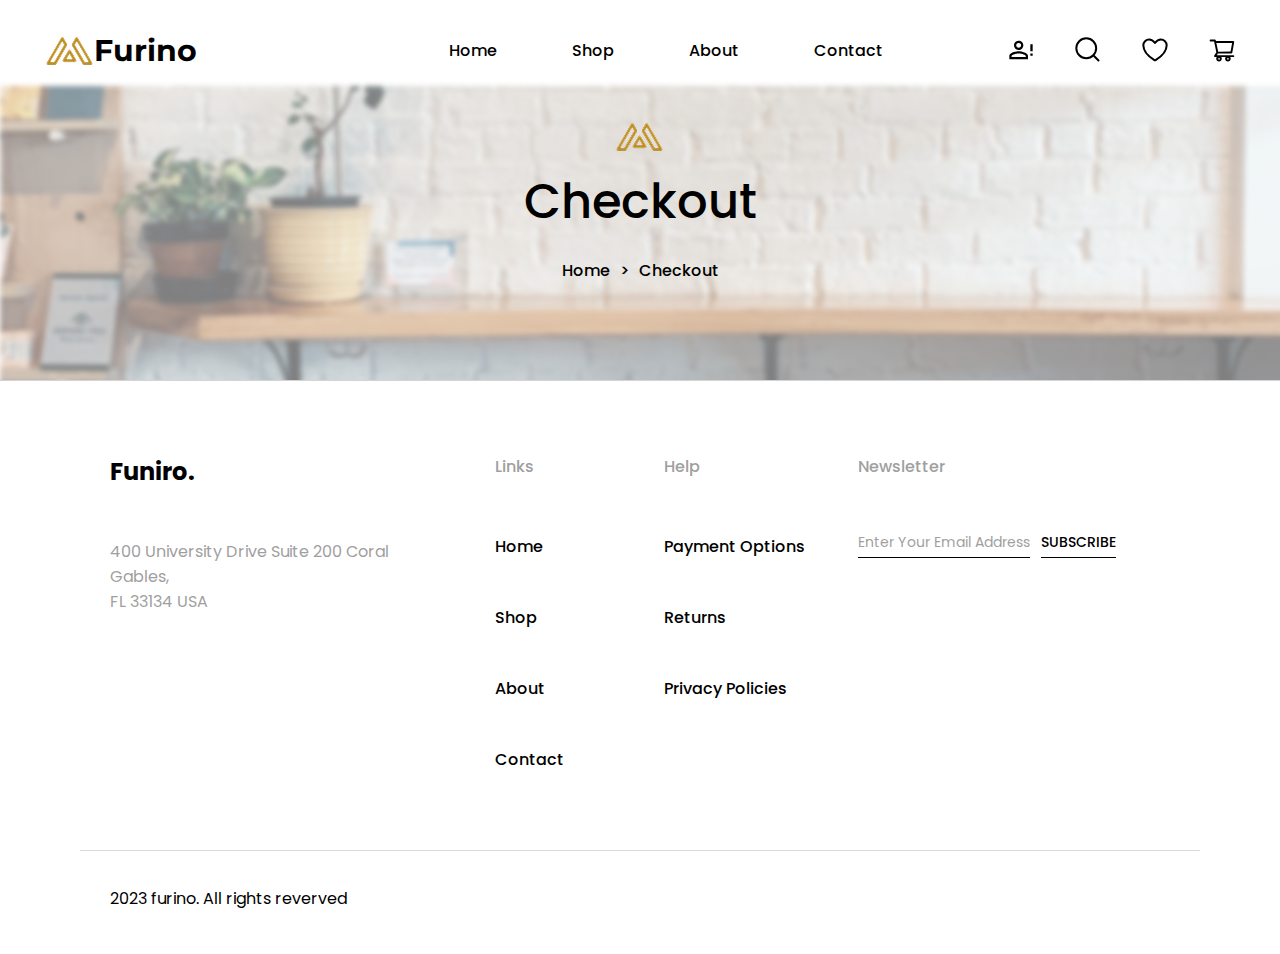
<file: checkout.html>
<!DOCTYPE html>
<html lang="en">

<head>
  <meta charset="UTF-8">
  <meta name="viewport" content="width=device-width, initial-scale=1.0">
  <title>Document</title>
  <link rel="stylesheet" href="https://cdnjs.cloudflare.com/ajax/libs/font-awesome/6.5.1/css/all.min.css">
  <link rel="stylesheet" href="./assets/css/main.css">
</head>

<body>
  <header>
    <div class="logo">
      <img src="./assets/scss/base/images/logo-header.png" alt="">
      <p>Furino</p>
    </div>
    <div class="menu-toggle">
      <div class="menu">
        <button class="menu-btn">More ▼</button>
        <div class="submenu">

          <a href="/index.html">Home</a>
          <a href="/shop.html">Shop</a>
          <a href="/blog.html">About</a>
          <a href="/contact.html">Contact</a>
          <a href="">
            <svg xmlns="http://www.w3.org/2000/svg" width="28" height="28" viewBox="0 0 28 28" fill="none">
              <path
                d="M23.3333 14V8.16669H25.6666V15.1667H23.3333M23.3333 19.8334H25.6666V17.5H23.3333M11.6666 15.1667C14.7816 15.1667 21 16.73 21 19.8334V23.3334H2.33331V19.8334C2.33331 16.73 8.55165 15.1667 11.6666 15.1667ZM11.6666 4.66669C12.9043 4.66669 14.0913 5.15835 14.9665 6.03352C15.8416 6.90869 16.3333 8.09568 16.3333 9.33335C16.3333 10.571 15.8416 11.758 14.9665 12.6332C14.0913 13.5084 12.9043 14 11.6666 14C10.429 14 9.24198 13.5084 8.36682 12.6332C7.49164 11.758 6.99998 10.571 6.99998 9.33335C6.99998 8.09568 7.49164 6.90869 8.36682 6.03352C9.24198 5.15835 10.429 4.66669 11.6666 4.66669ZM11.6666 17.3834C8.20165 17.3834 4.54998 19.0867 4.54998 19.8334V21.1167H18.7833V19.8334C18.7833 19.0867 15.1316 17.3834 11.6666 17.3834ZM11.6666 6.88335C11.0169 6.88335 10.3937 7.14148 9.93424 7.60094C9.47477 8.06041 9.21665 8.68357 9.21665 9.33335C9.21665 9.98313 9.47477 10.6063 9.93424 11.0658C10.3937 11.5252 11.0169 11.7834 11.6666 11.7834C12.3164 11.7834 12.9396 11.5252 13.3991 11.0658C13.8585 10.6063 14.1166 9.98313 14.1166 9.33335C14.1166 8.68357 13.8585 8.06041 13.3991 7.60094C12.9396 7.14148 12.3164 6.88335 11.6666 6.88335Z"
                fill="black" />
            </svg>
            <p>Tài khoản</p>
          </a>
          <a href="">
            <svg xmlns="http://www.w3.org/2000/svg" width="28" height="28" viewBox="0 0 28 28" fill="none">
              <path
                d="M24.5 24.5L19.2663 19.257M22.1666 12.25C22.1666 14.88 21.1219 17.4024 19.2621 19.2621C17.4024 21.1219 14.88 22.1666 12.25 22.1666C9.61992 22.1666 7.09757 21.1219 5.23784 19.2621C3.3781 17.4024 2.33331 14.88 2.33331 12.25C2.33331 9.61992 3.3781 7.09757 5.23784 5.23784C7.09757 3.3781 9.61992 2.33331 12.25 2.33331C14.88 2.33331 17.4024 3.3781 19.2621 5.23784C21.1219 7.09757 22.1666 9.61992 22.1666 12.25V12.25Z"
                stroke="black" stroke-width="2" stroke-linecap="round" />
            </svg>
            <p>Tìm kiếm</p>
          </a>
          <a href="">
            <svg xmlns="http://www.w3.org/2000/svg" width="28" height="28" viewBox="0 0 28 28" fill="none">
              <path
                d="M8.16668 3.5C4.94551 3.5 2.33334 6.08533 2.33334 9.275C2.33334 11.8498 3.35418 17.9608 13.4027 24.1383C13.5827 24.2479 13.7893 24.3058 14 24.3058C14.2107 24.3058 14.4173 24.2479 14.5973 24.1383C24.6458 17.9608 25.6667 11.8498 25.6667 9.275C25.6667 6.08533 23.0545 3.5 19.8333 3.5C16.6122 3.5 14 7 14 7C14 7 11.3878 3.5 8.16668 3.5Z"
                stroke="black" stroke-width="2" stroke-linecap="round" stroke-linejoin="round" />
            </svg>
            <p>Yêu thích </p>
          </a>
          <a href="/cart.html">
            <svg xmlns="http://www.w3.org/2000/svg" width="28" height="28" viewBox="0 0 28 28" fill="none">
              <path
                d="M25.2355 19.1926H8.95234L9.76991 17.5273L23.3543 17.5027C23.8137 17.5027 24.2074 17.1746 24.2894 16.7207L26.1707 6.19062C26.2199 5.91445 26.1461 5.63008 25.9656 5.41406C25.8764 5.30775 25.7652 5.22211 25.6396 5.16309C25.514 5.10407 25.377 5.07308 25.2383 5.07227L7.95702 5.01484L7.80937 4.32031C7.7164 3.87734 7.31718 3.55469 6.86328 3.55469H2.63867C2.38267 3.55469 2.13716 3.65638 1.95614 3.8374C1.77513 4.01841 1.67343 4.26393 1.67343 4.51992C1.67343 4.77592 1.77513 5.02143 1.95614 5.20245C2.13716 5.38346 2.38267 5.48516 2.63867 5.48516H6.08124L6.72656 8.55312L8.31523 16.2449L6.26992 19.5836C6.1637 19.727 6.09972 19.8972 6.08523 20.075C6.07073 20.2528 6.10629 20.4312 6.18788 20.5898C6.35195 20.9152 6.68281 21.1203 7.04921 21.1203H8.7664C8.40032 21.6065 8.20258 22.1988 8.20312 22.8074C8.20312 24.3551 9.46093 25.6129 11.0086 25.6129C12.5562 25.6129 13.8141 24.3551 13.8141 22.8074C13.8141 22.1977 13.6117 21.6043 13.2508 21.1203H17.6559C17.2898 21.6065 17.092 22.1988 17.0926 22.8074C17.0926 24.3551 18.3504 25.6129 19.898 25.6129C21.4457 25.6129 22.7035 24.3551 22.7035 22.8074C22.7035 22.1977 22.5012 21.6043 22.1402 21.1203H25.2383C25.7687 21.1203 26.2035 20.6883 26.2035 20.1551C26.2019 19.8994 26.0993 19.6546 25.9179 19.4743C25.7366 19.294 25.4913 19.1927 25.2355 19.1926ZM8.35898 6.91797L24.1035 6.96992L22.5613 15.6051L10.1937 15.627L8.35898 6.91797ZM11.0086 23.6715C10.5328 23.6715 10.1445 23.2832 10.1445 22.8074C10.1445 22.3316 10.5328 21.9434 11.0086 21.9434C11.4844 21.9434 11.8726 22.3316 11.8726 22.8074C11.8726 23.0366 11.7816 23.2564 11.6196 23.4184C11.4575 23.5805 11.2378 23.6715 11.0086 23.6715ZM19.898 23.6715C19.4223 23.6715 19.034 23.2832 19.034 22.8074C19.034 22.3316 19.4223 21.9434 19.898 21.9434C20.3738 21.9434 20.7621 22.3316 20.7621 22.8074C20.7621 23.0366 20.6711 23.2564 20.509 23.4184C20.347 23.5805 20.1272 23.6715 19.898 23.6715Z"
                fill="black" />
            </svg>
            <p>Giỏ hàng </p>
          </a>
        </div>
      </div>
    </div>
    <ul class="select">
      <li><a href="/index.html">Home</a></li>
      <li><a href="/shop.html">Shop</a></li>
      <li><a href="/blog.html">About</a></li>
      <li><a href="/contact.html">Contact</a></li>
    </ul>
    <div class="option">
      <a href="">
        <svg xmlns="http://www.w3.org/2000/svg" width="28" height="28" viewBox="0 0 28 28" fill="none">
          <path
            d="M23.3333 14V8.16669H25.6666V15.1667H23.3333M23.3333 19.8334H25.6666V17.5H23.3333M11.6666 15.1667C14.7816 15.1667 21 16.73 21 19.8334V23.3334H2.33331V19.8334C2.33331 16.73 8.55165 15.1667 11.6666 15.1667ZM11.6666 4.66669C12.9043 4.66669 14.0913 5.15835 14.9665 6.03352C15.8416 6.90869 16.3333 8.09568 16.3333 9.33335C16.3333 10.571 15.8416 11.758 14.9665 12.6332C14.0913 13.5084 12.9043 14 11.6666 14C10.429 14 9.24198 13.5084 8.36682 12.6332C7.49164 11.758 6.99998 10.571 6.99998 9.33335C6.99998 8.09568 7.49164 6.90869 8.36682 6.03352C9.24198 5.15835 10.429 4.66669 11.6666 4.66669ZM11.6666 17.3834C8.20165 17.3834 4.54998 19.0867 4.54998 19.8334V21.1167H18.7833V19.8334C18.7833 19.0867 15.1316 17.3834 11.6666 17.3834ZM11.6666 6.88335C11.0169 6.88335 10.3937 7.14148 9.93424 7.60094C9.47477 8.06041 9.21665 8.68357 9.21665 9.33335C9.21665 9.98313 9.47477 10.6063 9.93424 11.0658C10.3937 11.5252 11.0169 11.7834 11.6666 11.7834C12.3164 11.7834 12.9396 11.5252 13.3991 11.0658C13.8585 10.6063 14.1166 9.98313 14.1166 9.33335C14.1166 8.68357 13.8585 8.06041 13.3991 7.60094C12.9396 7.14148 12.3164 6.88335 11.6666 6.88335Z"
            fill="black" />
        </svg>
      </a>
      <a href="">
        <svg xmlns="http://www.w3.org/2000/svg" width="28" height="28" viewBox="0 0 28 28" fill="none">
          <path
            d="M24.5 24.5L19.2663 19.257M22.1666 12.25C22.1666 14.88 21.1219 17.4024 19.2621 19.2621C17.4024 21.1219 14.88 22.1666 12.25 22.1666C9.61992 22.1666 7.09757 21.1219 5.23784 19.2621C3.3781 17.4024 2.33331 14.88 2.33331 12.25C2.33331 9.61992 3.3781 7.09757 5.23784 5.23784C7.09757 3.3781 9.61992 2.33331 12.25 2.33331C14.88 2.33331 17.4024 3.3781 19.2621 5.23784C21.1219 7.09757 22.1666 9.61992 22.1666 12.25V12.25Z"
            stroke="black" stroke-width="2" stroke-linecap="round" />
        </svg>
      </a>
      <a href="">
        <svg xmlns="http://www.w3.org/2000/svg" width="28" height="28" viewBox="0 0 28 28" fill="none">
          <path
            d="M8.16668 3.5C4.94551 3.5 2.33334 6.08533 2.33334 9.275C2.33334 11.8498 3.35418 17.9608 13.4027 24.1383C13.5827 24.2479 13.7893 24.3058 14 24.3058C14.2107 24.3058 14.4173 24.2479 14.5973 24.1383C24.6458 17.9608 25.6667 11.8498 25.6667 9.275C25.6667 6.08533 23.0545 3.5 19.8333 3.5C16.6122 3.5 14 7 14 7C14 7 11.3878 3.5 8.16668 3.5Z"
            stroke="black" stroke-width="2" stroke-linecap="round" stroke-linejoin="round" />
        </svg>
      </a>
      <a href="/cart.html">
        <svg xmlns="http://www.w3.org/2000/svg" width="28" height="28" viewBox="0 0 28 28" fill="none">
          <path
            d="M25.2355 19.1926H8.95234L9.76991 17.5273L23.3543 17.5027C23.8137 17.5027 24.2074 17.1746 24.2894 16.7207L26.1707 6.19062C26.2199 5.91445 26.1461 5.63008 25.9656 5.41406C25.8764 5.30775 25.7652 5.22211 25.6396 5.16309C25.514 5.10407 25.377 5.07308 25.2383 5.07227L7.95702 5.01484L7.80937 4.32031C7.7164 3.87734 7.31718 3.55469 6.86328 3.55469H2.63867C2.38267 3.55469 2.13716 3.65638 1.95614 3.8374C1.77513 4.01841 1.67343 4.26393 1.67343 4.51992C1.67343 4.77592 1.77513 5.02143 1.95614 5.20245C2.13716 5.38346 2.38267 5.48516 2.63867 5.48516H6.08124L6.72656 8.55312L8.31523 16.2449L6.26992 19.5836C6.1637 19.727 6.09972 19.8972 6.08523 20.075C6.07073 20.2528 6.10629 20.4312 6.18788 20.5898C6.35195 20.9152 6.68281 21.1203 7.04921 21.1203H8.7664C8.40032 21.6065 8.20258 22.1988 8.20312 22.8074C8.20312 24.3551 9.46093 25.6129 11.0086 25.6129C12.5562 25.6129 13.8141 24.3551 13.8141 22.8074C13.8141 22.1977 13.6117 21.6043 13.2508 21.1203H17.6559C17.2898 21.6065 17.092 22.1988 17.0926 22.8074C17.0926 24.3551 18.3504 25.6129 19.898 25.6129C21.4457 25.6129 22.7035 24.3551 22.7035 22.8074C22.7035 22.1977 22.5012 21.6043 22.1402 21.1203H25.2383C25.7687 21.1203 26.2035 20.6883 26.2035 20.1551C26.2019 19.8994 26.0993 19.6546 25.9179 19.4743C25.7366 19.294 25.4913 19.1927 25.2355 19.1926ZM8.35898 6.91797L24.1035 6.96992L22.5613 15.6051L10.1937 15.627L8.35898 6.91797ZM11.0086 23.6715C10.5328 23.6715 10.1445 23.2832 10.1445 22.8074C10.1445 22.3316 10.5328 21.9434 11.0086 21.9434C11.4844 21.9434 11.8726 22.3316 11.8726 22.8074C11.8726 23.0366 11.7816 23.2564 11.6196 23.4184C11.4575 23.5805 11.2378 23.6715 11.0086 23.6715ZM19.898 23.6715C19.4223 23.6715 19.034 23.2832 19.034 22.8074C19.034 22.3316 19.4223 21.9434 19.898 21.9434C20.3738 21.9434 20.7621 22.3316 20.7621 22.8074C20.7621 23.0366 20.6711 23.2564 20.509 23.4184C20.347 23.5805 20.1272 23.6715 19.898 23.6715Z"
            fill="black" />
        </svg>
      </a>
    </div>
  </header>
  <div style="background-image: url(./assets/scss/base/images/bredcum-detail-img2.png);" class="bredcum-detail">
    <img style="margin-left: 48%; margin-bottom: -60px;" src="./assets/scss/base/images/logo-header.png" alt="">
    <li class="bredcum-title">Checkout</li>
    <ul>
      <li>Home</li>
      <li>></li>
      <li>Checkout</li>
    </ul>
  </div>
  <footer class="footer">
    <div class="footer-content">
      <div class="footer-sections">
        <section class="brand-section">
          <h2 class="brand-name">Funiro.</h2>
          <p class="brand-address">
            400 University Drive Suite 200 Coral Gables,<br />
            FL 33134 USA
          </p>
        </section>

        <nav class="footer-links">
          <h3 class="section-title">Links</h3>
          <a href="#" class="nav-link">Home</a>
          <a href="#" class="nav-link">Shop</a>
          <a href="#" class="nav-link">About</a>
          <a href="#" class="nav-link">Contact</a>
        </nav>

        <div class="footer-columns">
          <section class="help-section">
            <h3 class="section-title">Help</h3>
            <a href="#" class="help-link">Payment Options</a>
            <a href="#" class="help-link">Returns</a>
            <a href="#" class="help-link">Privacy Policies</a>
          </section>

          <section class="newsletter-section">
            <h3 class="section-title">Newsletter</h3>
            <form class="newsletter-form">
              <div class="input-group">
                <label class="email-label">Enter Your Email Address</label>
                <div class="input-underline"></div>
              </div>
              <button type="submit" class="subscribe-button">
                <span>SUBSCRIBE</span>
                <div class="button-underline"></div>
              </button>
            </form>
          </section>
        </div>
      </div>
      <div class="footer-divider"></div>
      <p class="copyright">2023 furino. All rights reverved</p>
    </div>
  </footer>
</body>

</html>
</file>
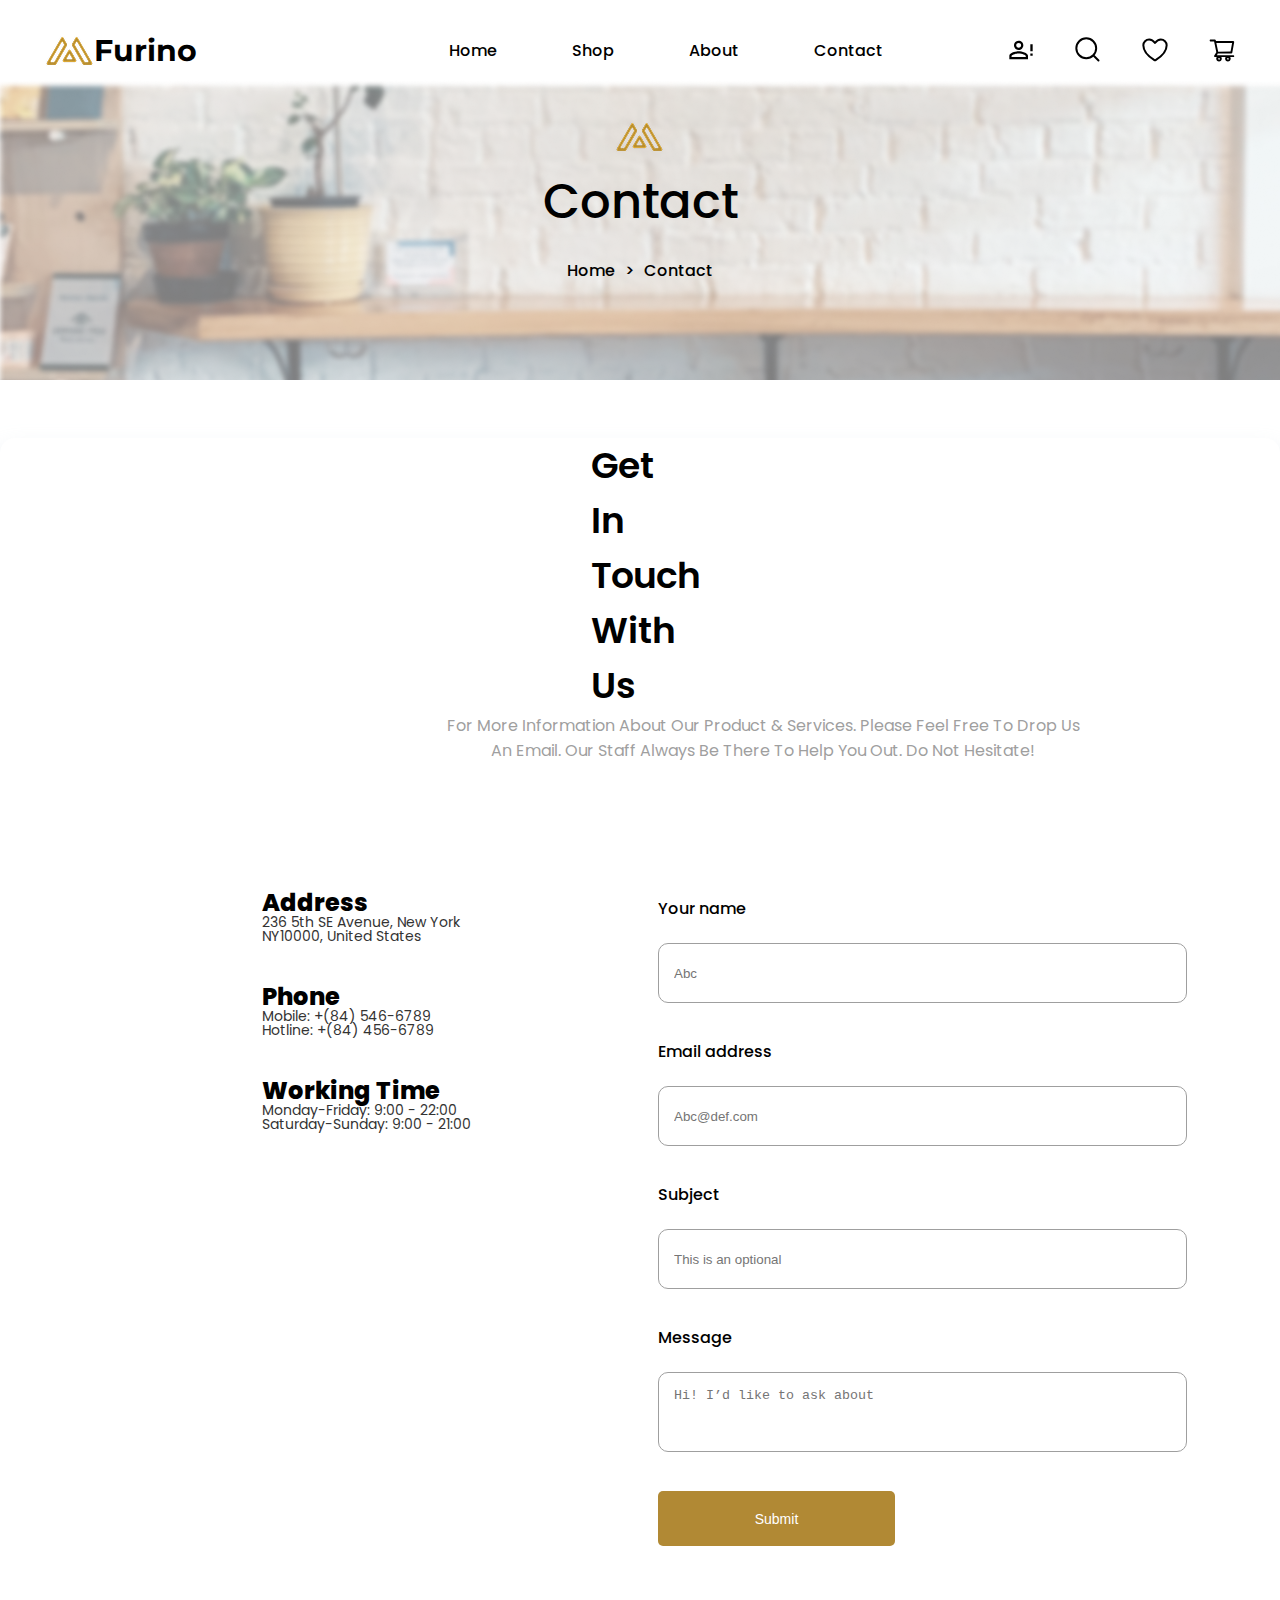
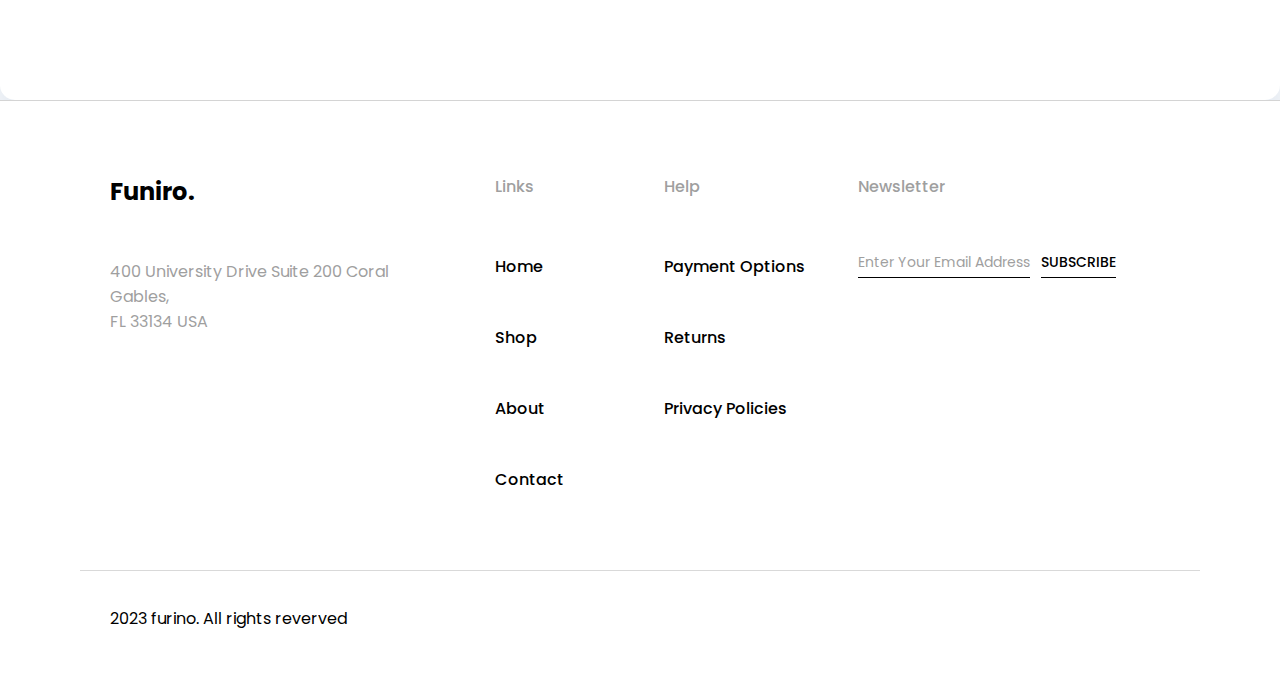
<file: contact.html>
<!DOCTYPE html>
<html lang="en">

<head>
  <meta charset="UTF-8">
  <meta name="viewport" content="width=device-width, initial-scale=1.0">
  <title>Document</title>
  <link rel="stylesheet" href="https://cdnjs.cloudflare.com/ajax/libs/font-awesome/6.5.1/css/all.min.css">
  <link rel="stylesheet" href="./assets/css/main.css">
</head>

<body>
  <header>
    <div class="logo">
      <img src="./assets/scss/base/images/logo-header.png" alt="">
      <p>Furino</p>
    </div>
    <div class="menu-toggle">
      <div class="menu">
        <button class="menu-btn">More ▼</button>
        <div class="submenu">

          <a href="/index.html">Home</a>
          <a href="/shop.html">Shop</a>
          <a href="/blog.html">About</a>
          <a href="/contact.html">Contact</a>
          <a href="">
            <svg xmlns="http://www.w3.org/2000/svg" width="28" height="28" viewBox="0 0 28 28" fill="none">
              <path
                d="M23.3333 14V8.16669H25.6666V15.1667H23.3333M23.3333 19.8334H25.6666V17.5H23.3333M11.6666 15.1667C14.7816 15.1667 21 16.73 21 19.8334V23.3334H2.33331V19.8334C2.33331 16.73 8.55165 15.1667 11.6666 15.1667ZM11.6666 4.66669C12.9043 4.66669 14.0913 5.15835 14.9665 6.03352C15.8416 6.90869 16.3333 8.09568 16.3333 9.33335C16.3333 10.571 15.8416 11.758 14.9665 12.6332C14.0913 13.5084 12.9043 14 11.6666 14C10.429 14 9.24198 13.5084 8.36682 12.6332C7.49164 11.758 6.99998 10.571 6.99998 9.33335C6.99998 8.09568 7.49164 6.90869 8.36682 6.03352C9.24198 5.15835 10.429 4.66669 11.6666 4.66669ZM11.6666 17.3834C8.20165 17.3834 4.54998 19.0867 4.54998 19.8334V21.1167H18.7833V19.8334C18.7833 19.0867 15.1316 17.3834 11.6666 17.3834ZM11.6666 6.88335C11.0169 6.88335 10.3937 7.14148 9.93424 7.60094C9.47477 8.06041 9.21665 8.68357 9.21665 9.33335C9.21665 9.98313 9.47477 10.6063 9.93424 11.0658C10.3937 11.5252 11.0169 11.7834 11.6666 11.7834C12.3164 11.7834 12.9396 11.5252 13.3991 11.0658C13.8585 10.6063 14.1166 9.98313 14.1166 9.33335C14.1166 8.68357 13.8585 8.06041 13.3991 7.60094C12.9396 7.14148 12.3164 6.88335 11.6666 6.88335Z"
                fill="black" />
            </svg>
            <p>Tài khoản</p>
          </a>
          <a href="">
            <svg xmlns="http://www.w3.org/2000/svg" width="28" height="28" viewBox="0 0 28 28" fill="none">
              <path
                d="M24.5 24.5L19.2663 19.257M22.1666 12.25C22.1666 14.88 21.1219 17.4024 19.2621 19.2621C17.4024 21.1219 14.88 22.1666 12.25 22.1666C9.61992 22.1666 7.09757 21.1219 5.23784 19.2621C3.3781 17.4024 2.33331 14.88 2.33331 12.25C2.33331 9.61992 3.3781 7.09757 5.23784 5.23784C7.09757 3.3781 9.61992 2.33331 12.25 2.33331C14.88 2.33331 17.4024 3.3781 19.2621 5.23784C21.1219 7.09757 22.1666 9.61992 22.1666 12.25V12.25Z"
                stroke="black" stroke-width="2" stroke-linecap="round" />
            </svg>
            <p>Tìm kiếm</p>
          </a>
          <a href="">
            <svg xmlns="http://www.w3.org/2000/svg" width="28" height="28" viewBox="0 0 28 28" fill="none">
              <path
                d="M8.16668 3.5C4.94551 3.5 2.33334 6.08533 2.33334 9.275C2.33334 11.8498 3.35418 17.9608 13.4027 24.1383C13.5827 24.2479 13.7893 24.3058 14 24.3058C14.2107 24.3058 14.4173 24.2479 14.5973 24.1383C24.6458 17.9608 25.6667 11.8498 25.6667 9.275C25.6667 6.08533 23.0545 3.5 19.8333 3.5C16.6122 3.5 14 7 14 7C14 7 11.3878 3.5 8.16668 3.5Z"
                stroke="black" stroke-width="2" stroke-linecap="round" stroke-linejoin="round" />
            </svg>
            <p>Yêu thích </p>
          </a>
          <a href="/cart.html">
            <svg xmlns="http://www.w3.org/2000/svg" width="28" height="28" viewBox="0 0 28 28" fill="none">
              <path
                d="M25.2355 19.1926H8.95234L9.76991 17.5273L23.3543 17.5027C23.8137 17.5027 24.2074 17.1746 24.2894 16.7207L26.1707 6.19062C26.2199 5.91445 26.1461 5.63008 25.9656 5.41406C25.8764 5.30775 25.7652 5.22211 25.6396 5.16309C25.514 5.10407 25.377 5.07308 25.2383 5.07227L7.95702 5.01484L7.80937 4.32031C7.7164 3.87734 7.31718 3.55469 6.86328 3.55469H2.63867C2.38267 3.55469 2.13716 3.65638 1.95614 3.8374C1.77513 4.01841 1.67343 4.26393 1.67343 4.51992C1.67343 4.77592 1.77513 5.02143 1.95614 5.20245C2.13716 5.38346 2.38267 5.48516 2.63867 5.48516H6.08124L6.72656 8.55312L8.31523 16.2449L6.26992 19.5836C6.1637 19.727 6.09972 19.8972 6.08523 20.075C6.07073 20.2528 6.10629 20.4312 6.18788 20.5898C6.35195 20.9152 6.68281 21.1203 7.04921 21.1203H8.7664C8.40032 21.6065 8.20258 22.1988 8.20312 22.8074C8.20312 24.3551 9.46093 25.6129 11.0086 25.6129C12.5562 25.6129 13.8141 24.3551 13.8141 22.8074C13.8141 22.1977 13.6117 21.6043 13.2508 21.1203H17.6559C17.2898 21.6065 17.092 22.1988 17.0926 22.8074C17.0926 24.3551 18.3504 25.6129 19.898 25.6129C21.4457 25.6129 22.7035 24.3551 22.7035 22.8074C22.7035 22.1977 22.5012 21.6043 22.1402 21.1203H25.2383C25.7687 21.1203 26.2035 20.6883 26.2035 20.1551C26.2019 19.8994 26.0993 19.6546 25.9179 19.4743C25.7366 19.294 25.4913 19.1927 25.2355 19.1926ZM8.35898 6.91797L24.1035 6.96992L22.5613 15.6051L10.1937 15.627L8.35898 6.91797ZM11.0086 23.6715C10.5328 23.6715 10.1445 23.2832 10.1445 22.8074C10.1445 22.3316 10.5328 21.9434 11.0086 21.9434C11.4844 21.9434 11.8726 22.3316 11.8726 22.8074C11.8726 23.0366 11.7816 23.2564 11.6196 23.4184C11.4575 23.5805 11.2378 23.6715 11.0086 23.6715ZM19.898 23.6715C19.4223 23.6715 19.034 23.2832 19.034 22.8074C19.034 22.3316 19.4223 21.9434 19.898 21.9434C20.3738 21.9434 20.7621 22.3316 20.7621 22.8074C20.7621 23.0366 20.6711 23.2564 20.509 23.4184C20.347 23.5805 20.1272 23.6715 19.898 23.6715Z"
                fill="black" />
            </svg>
            <p>Giỏ hàng </p>
          </a>
        </div>
      </div>
    </div>
    <ul class="select">
      <li><a href="/index.html">Home</a></li>
      <li><a href="/shop.html">Shop</a></li>
      <li><a href="/blog.html">About</a></li>
      <li><a href="/contact.html">Contact</a></li>
    </ul>
    <div class="option">
      <a href="">
        <svg xmlns="http://www.w3.org/2000/svg" width="28" height="28" viewBox="0 0 28 28" fill="none">
          <path
            d="M23.3333 14V8.16669H25.6666V15.1667H23.3333M23.3333 19.8334H25.6666V17.5H23.3333M11.6666 15.1667C14.7816 15.1667 21 16.73 21 19.8334V23.3334H2.33331V19.8334C2.33331 16.73 8.55165 15.1667 11.6666 15.1667ZM11.6666 4.66669C12.9043 4.66669 14.0913 5.15835 14.9665 6.03352C15.8416 6.90869 16.3333 8.09568 16.3333 9.33335C16.3333 10.571 15.8416 11.758 14.9665 12.6332C14.0913 13.5084 12.9043 14 11.6666 14C10.429 14 9.24198 13.5084 8.36682 12.6332C7.49164 11.758 6.99998 10.571 6.99998 9.33335C6.99998 8.09568 7.49164 6.90869 8.36682 6.03352C9.24198 5.15835 10.429 4.66669 11.6666 4.66669ZM11.6666 17.3834C8.20165 17.3834 4.54998 19.0867 4.54998 19.8334V21.1167H18.7833V19.8334C18.7833 19.0867 15.1316 17.3834 11.6666 17.3834ZM11.6666 6.88335C11.0169 6.88335 10.3937 7.14148 9.93424 7.60094C9.47477 8.06041 9.21665 8.68357 9.21665 9.33335C9.21665 9.98313 9.47477 10.6063 9.93424 11.0658C10.3937 11.5252 11.0169 11.7834 11.6666 11.7834C12.3164 11.7834 12.9396 11.5252 13.3991 11.0658C13.8585 10.6063 14.1166 9.98313 14.1166 9.33335C14.1166 8.68357 13.8585 8.06041 13.3991 7.60094C12.9396 7.14148 12.3164 6.88335 11.6666 6.88335Z"
            fill="black" />
        </svg>
      </a>
      <a href="">
        <svg xmlns="http://www.w3.org/2000/svg" width="28" height="28" viewBox="0 0 28 28" fill="none">
          <path
            d="M24.5 24.5L19.2663 19.257M22.1666 12.25C22.1666 14.88 21.1219 17.4024 19.2621 19.2621C17.4024 21.1219 14.88 22.1666 12.25 22.1666C9.61992 22.1666 7.09757 21.1219 5.23784 19.2621C3.3781 17.4024 2.33331 14.88 2.33331 12.25C2.33331 9.61992 3.3781 7.09757 5.23784 5.23784C7.09757 3.3781 9.61992 2.33331 12.25 2.33331C14.88 2.33331 17.4024 3.3781 19.2621 5.23784C21.1219 7.09757 22.1666 9.61992 22.1666 12.25V12.25Z"
            stroke="black" stroke-width="2" stroke-linecap="round" />
        </svg>
      </a>
      <a href="">
        <svg xmlns="http://www.w3.org/2000/svg" width="28" height="28" viewBox="0 0 28 28" fill="none">
          <path
            d="M8.16668 3.5C4.94551 3.5 2.33334 6.08533 2.33334 9.275C2.33334 11.8498 3.35418 17.9608 13.4027 24.1383C13.5827 24.2479 13.7893 24.3058 14 24.3058C14.2107 24.3058 14.4173 24.2479 14.5973 24.1383C24.6458 17.9608 25.6667 11.8498 25.6667 9.275C25.6667 6.08533 23.0545 3.5 19.8333 3.5C16.6122 3.5 14 7 14 7C14 7 11.3878 3.5 8.16668 3.5Z"
            stroke="black" stroke-width="2" stroke-linecap="round" stroke-linejoin="round" />
        </svg>
      </a>
      <a href="/cart.html">
        <svg xmlns="http://www.w3.org/2000/svg" width="28" height="28" viewBox="0 0 28 28" fill="none">
          <path
            d="M25.2355 19.1926H8.95234L9.76991 17.5273L23.3543 17.5027C23.8137 17.5027 24.2074 17.1746 24.2894 16.7207L26.1707 6.19062C26.2199 5.91445 26.1461 5.63008 25.9656 5.41406C25.8764 5.30775 25.7652 5.22211 25.6396 5.16309C25.514 5.10407 25.377 5.07308 25.2383 5.07227L7.95702 5.01484L7.80937 4.32031C7.7164 3.87734 7.31718 3.55469 6.86328 3.55469H2.63867C2.38267 3.55469 2.13716 3.65638 1.95614 3.8374C1.77513 4.01841 1.67343 4.26393 1.67343 4.51992C1.67343 4.77592 1.77513 5.02143 1.95614 5.20245C2.13716 5.38346 2.38267 5.48516 2.63867 5.48516H6.08124L6.72656 8.55312L8.31523 16.2449L6.26992 19.5836C6.1637 19.727 6.09972 19.8972 6.08523 20.075C6.07073 20.2528 6.10629 20.4312 6.18788 20.5898C6.35195 20.9152 6.68281 21.1203 7.04921 21.1203H8.7664C8.40032 21.6065 8.20258 22.1988 8.20312 22.8074C8.20312 24.3551 9.46093 25.6129 11.0086 25.6129C12.5562 25.6129 13.8141 24.3551 13.8141 22.8074C13.8141 22.1977 13.6117 21.6043 13.2508 21.1203H17.6559C17.2898 21.6065 17.092 22.1988 17.0926 22.8074C17.0926 24.3551 18.3504 25.6129 19.898 25.6129C21.4457 25.6129 22.7035 24.3551 22.7035 22.8074C22.7035 22.1977 22.5012 21.6043 22.1402 21.1203H25.2383C25.7687 21.1203 26.2035 20.6883 26.2035 20.1551C26.2019 19.8994 26.0993 19.6546 25.9179 19.4743C25.7366 19.294 25.4913 19.1927 25.2355 19.1926ZM8.35898 6.91797L24.1035 6.96992L22.5613 15.6051L10.1937 15.627L8.35898 6.91797ZM11.0086 23.6715C10.5328 23.6715 10.1445 23.2832 10.1445 22.8074C10.1445 22.3316 10.5328 21.9434 11.0086 21.9434C11.4844 21.9434 11.8726 22.3316 11.8726 22.8074C11.8726 23.0366 11.7816 23.2564 11.6196 23.4184C11.4575 23.5805 11.2378 23.6715 11.0086 23.6715ZM19.898 23.6715C19.4223 23.6715 19.034 23.2832 19.034 22.8074C19.034 22.3316 19.4223 21.9434 19.898 21.9434C20.3738 21.9434 20.7621 22.3316 20.7621 22.8074C20.7621 23.0366 20.6711 23.2564 20.509 23.4184C20.347 23.5805 20.1272 23.6715 19.898 23.6715Z"
            fill="black" />
        </svg>
      </a>
    </div>
  </header>
  <div style="background-image: url(./assets/scss/base/images/bredcum-detail-img2.png);" class="bredcum-detail">
    <img style="margin-left: 48%; margin-bottom: -60px;" src="./assets/scss/base/images/logo-header.png" alt="">
    <li class="bredcum-title">Contact</li>
    <ul>
      <li>Home</li>
      <li>></li>
      <li>Contact</li>
    </ul>
  </div>
  <div class="container">
    <section class="contact">
      <div class="contact-container">
        <h2>Get In Touch With Us</h2>
        <p class="description">
          For More Information About Our Product & Services. Please Feel Free To Drop Us
          An Email. Our Staff Always Be There To Help You Out. Do Not Hesitate!
        </p>
        <div class="info-form">
          <div class="contact-info">
            <div class="info-item-box">
              <div class="info-item">

                <div>
                  <h3>Address</h3>
                  <p>236 5th SE Avenue, New York NY10000, United States</p>
                </div>
              </div>
              <div class="info-item">

                <div>
                  <h3>Phone</h3>
                  <p>Mobile: +(84) 546-6789<br>Hotline: +(84) 456-6789</p>
                </div>
              </div>

              <div class="info-item">

                <div>
                  <h3>Working Time</h3>
                  <p>Monday-Friday: 9:00 - 22:00<br>Saturday-Sunday: 9:00 - 21:00</p>
                </div>
              </div>
            </div>

          </div>

          <form class="contact-form">
            <div class="form-magin">
              <label for="name">Your name</label>
              <input type="text" id="name" placeholder="Abc">

              <label for="email">Email address</label>
              <input type="email" id="email" placeholder="Abc@def.com">

              <label for="subject">Subject</label>
              <input type="text" id="subject" placeholder="This is an optional">

              <label for="message">Message</label>
              <textarea id="message" placeholder="Hi! I’d like to ask about"></textarea>

              <button type="submit">Submit</button>
            </div>
          </form>

        </div>
      </div>
    </section>
  </div>
  <footer class="footer">
    <div class="footer-content">
      <div class="footer-sections">
        <section class="brand-section">
          <h2 class="brand-name">Funiro.</h2>
          <p class="brand-address">
            400 University Drive Suite 200 Coral Gables,<br />
            FL 33134 USA
          </p>
        </section>

        <nav class="footer-links">
          <h3 class="section-title">Links</h3>
          <a href="#" class="nav-link">Home</a>
          <a href="#" class="nav-link">Shop</a>
          <a href="#" class="nav-link">About</a>
          <a href="#" class="nav-link">Contact</a>
        </nav>

        <div class="footer-columns">
          <section class="help-section">
            <h3 class="section-title">Help</h3>
            <a href="#" class="help-link">Payment Options</a>
            <a href="#" class="help-link">Returns</a>
            <a href="#" class="help-link">Privacy Policies</a>
          </section>

          <section class="newsletter-section">
            <h3 class="section-title">Newsletter</h3>
            <form class="newsletter-form">
              <div class="input-group">
                <label class="email-label">Enter Your Email Address</label>
                <div class="input-underline"></div>
              </div>
              <button type="submit" class="subscribe-button">
                <span>SUBSCRIBE</span>
                <div class="button-underline"></div>
              </button>
            </form>
          </section>
        </div>
      </div>
      <div class="footer-divider"></div>
      <p class="copyright">2023 furino. All rights reverved</p>
    </div>
  </footer>
</body>

</html>
</file>
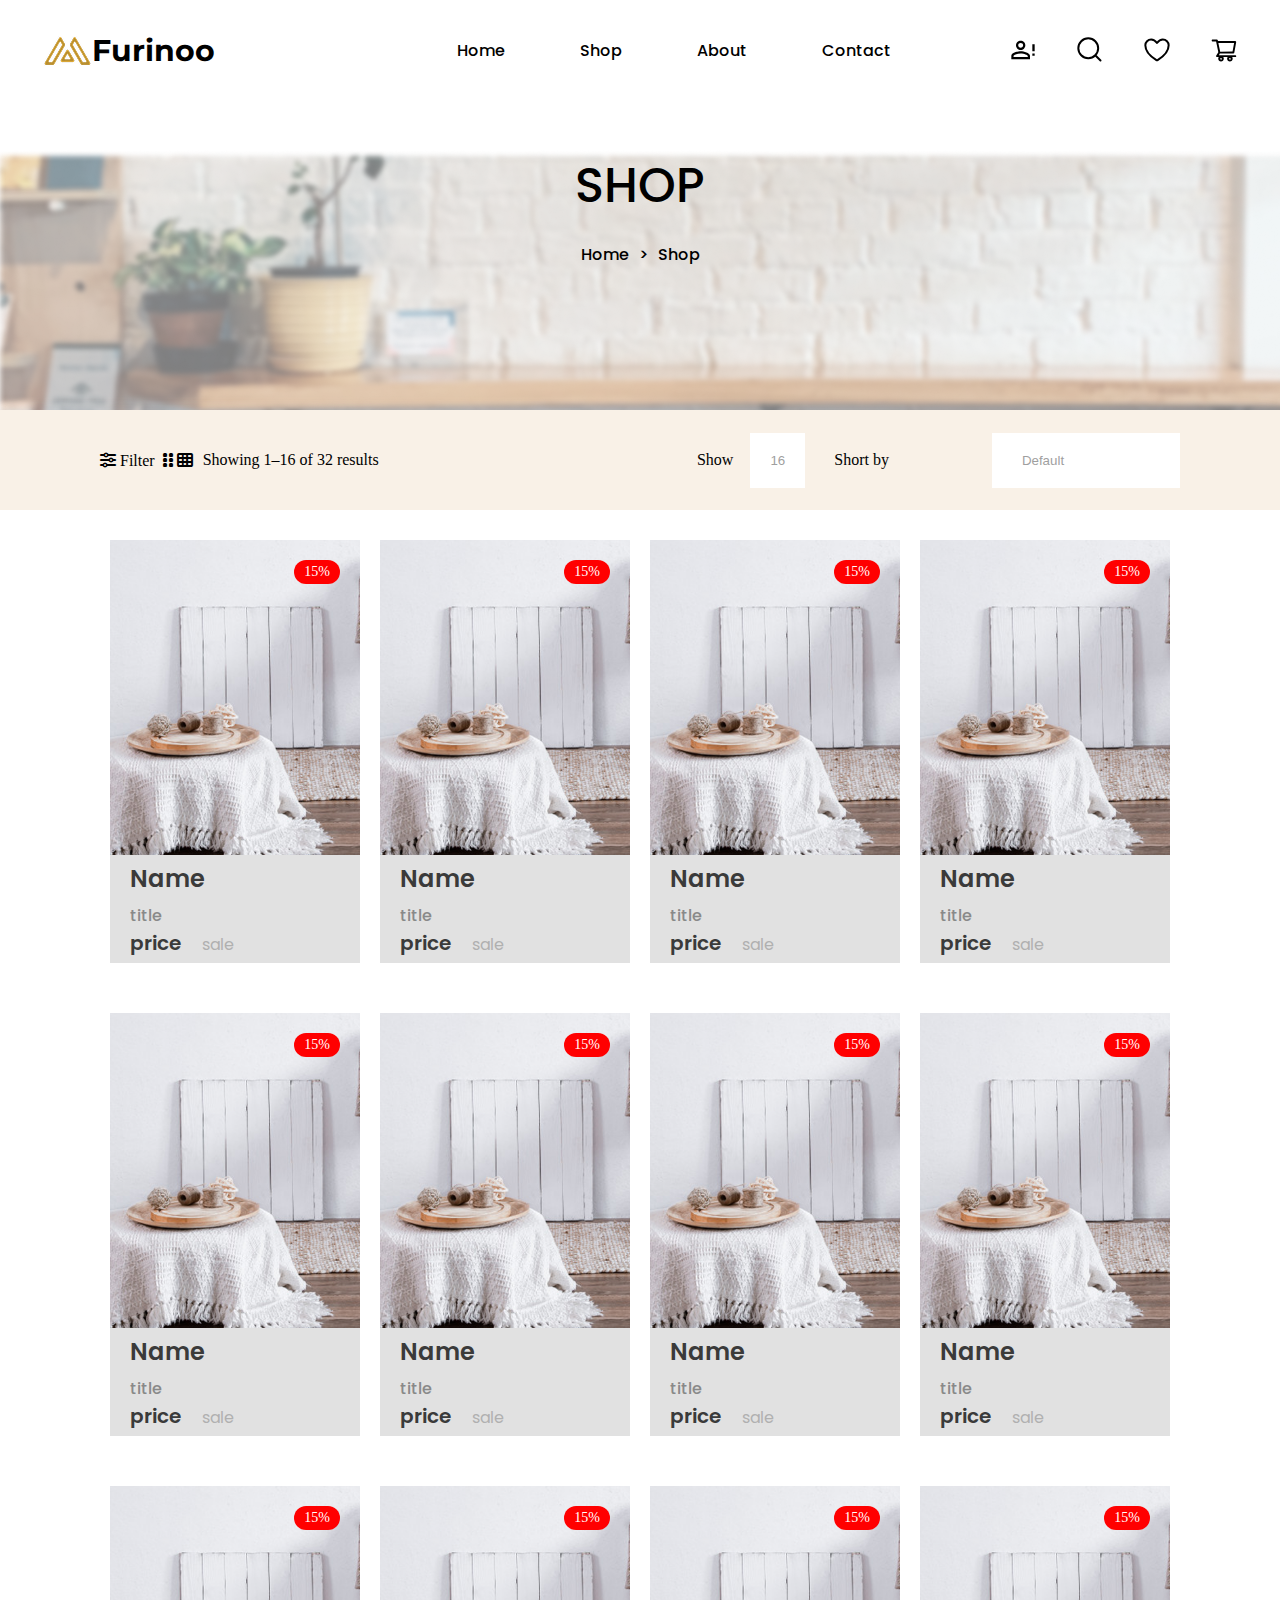
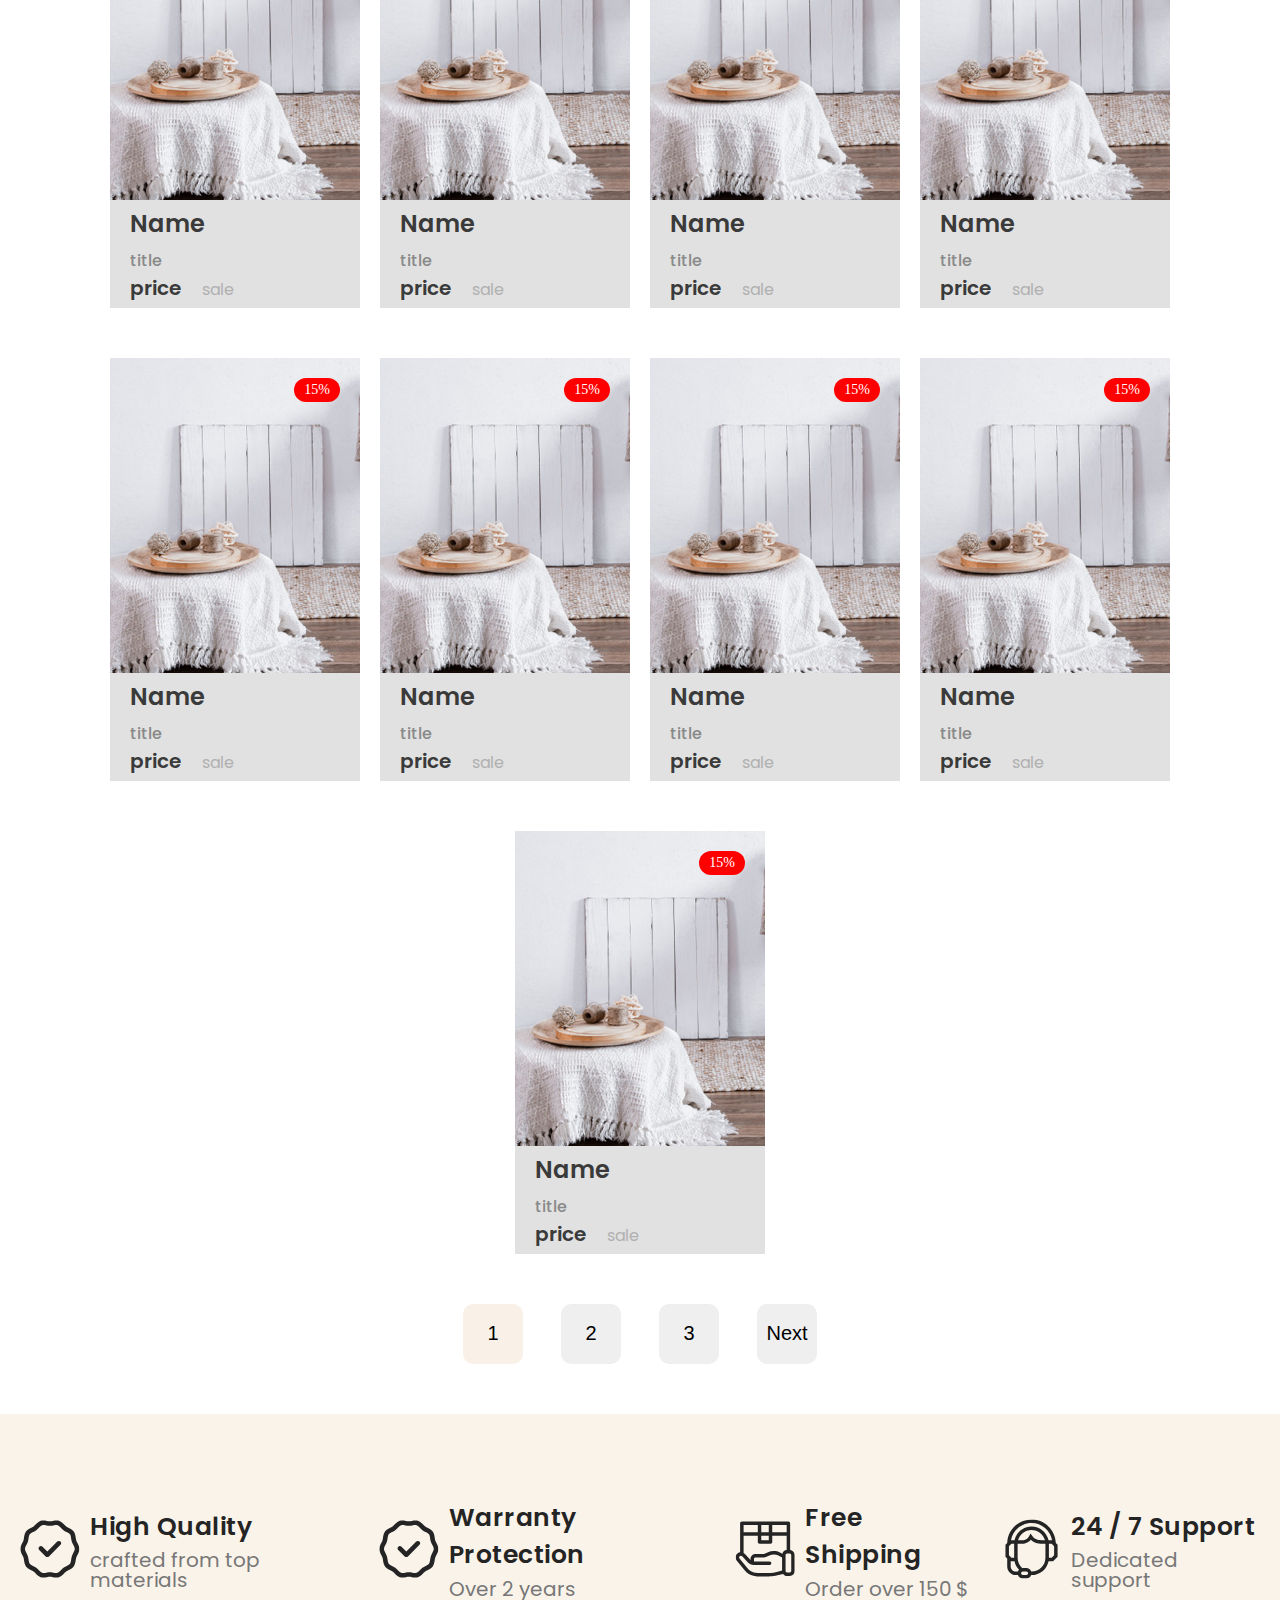
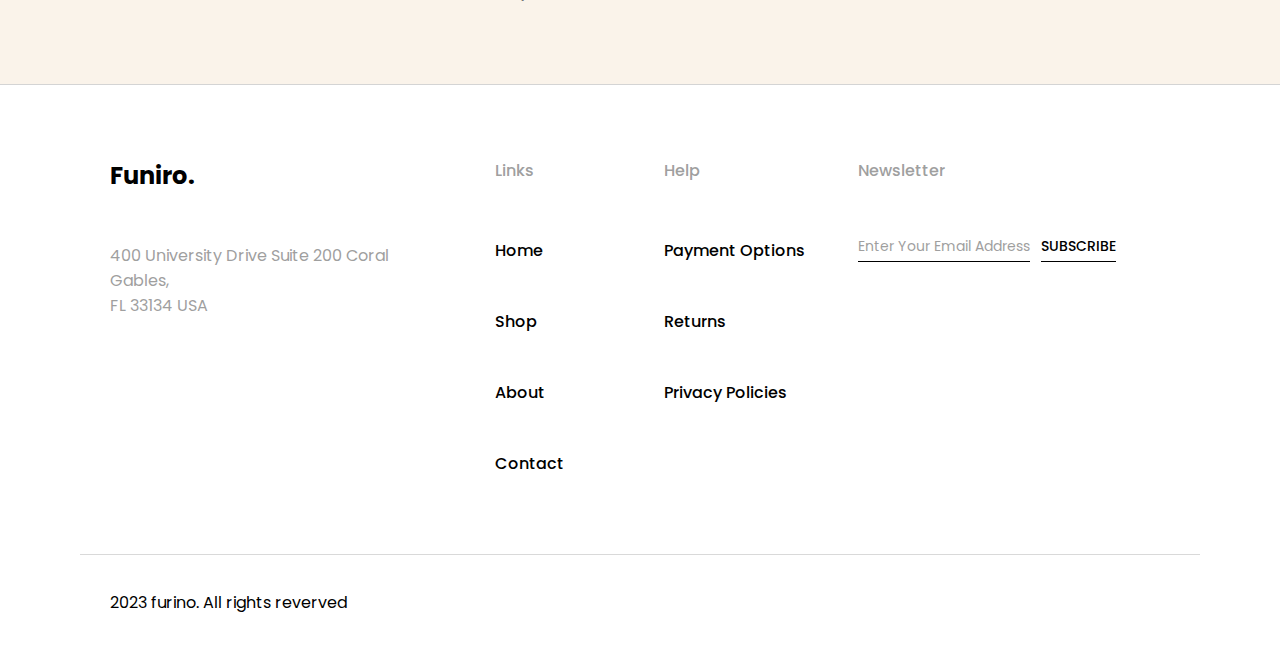
<file: shop.html>
<!DOCTYPE html>
<html lang="en">

<head>
    <meta charset="UTF-8">
    <meta name="viewport" content="width=device-width, initial-scale=1.0">
    <link rel="stylesheet" href="https://cdnjs.cloudflare.com/ajax/libs/font-awesome/6.5.1/css/all.min.css">
    <link rel="stylesheet" href="./assets/css/main.css">

    <title>Shop</title>
</head>

<body>
    <header>
        <div class="logo">
            <img src="./assets/scss/base/images/logo-header.png" alt="">
            <p>Furinoo</p>
        </div>
        <div class="menu-toggle">
            <div class="menu">
                <button class="menu-btn">More ▼</button>
                <div class="submenu">

                    <a href="/index.html">Home</a>
                    <a href="/shop.html">Shop</a>
                    <a href="/blog.html">About</a>
                    <a href="/contact.html">Contact</a>
                    <a href="">
                        <svg xmlns="http://www.w3.org/2000/svg" width="28" height="28" viewBox="0 0 28 28" fill="none">
                            <path
                                d="M23.3333 14V8.16669H25.6666V15.1667H23.3333M23.3333 19.8334H25.6666V17.5H23.3333M11.6666 15.1667C14.7816 15.1667 21 16.73 21 19.8334V23.3334H2.33331V19.8334C2.33331 16.73 8.55165 15.1667 11.6666 15.1667ZM11.6666 4.66669C12.9043 4.66669 14.0913 5.15835 14.9665 6.03352C15.8416 6.90869 16.3333 8.09568 16.3333 9.33335C16.3333 10.571 15.8416 11.758 14.9665 12.6332C14.0913 13.5084 12.9043 14 11.6666 14C10.429 14 9.24198 13.5084 8.36682 12.6332C7.49164 11.758 6.99998 10.571 6.99998 9.33335C6.99998 8.09568 7.49164 6.90869 8.36682 6.03352C9.24198 5.15835 10.429 4.66669 11.6666 4.66669ZM11.6666 17.3834C8.20165 17.3834 4.54998 19.0867 4.54998 19.8334V21.1167H18.7833V19.8334C18.7833 19.0867 15.1316 17.3834 11.6666 17.3834ZM11.6666 6.88335C11.0169 6.88335 10.3937 7.14148 9.93424 7.60094C9.47477 8.06041 9.21665 8.68357 9.21665 9.33335C9.21665 9.98313 9.47477 10.6063 9.93424 11.0658C10.3937 11.5252 11.0169 11.7834 11.6666 11.7834C12.3164 11.7834 12.9396 11.5252 13.3991 11.0658C13.8585 10.6063 14.1166 9.98313 14.1166 9.33335C14.1166 8.68357 13.8585 8.06041 13.3991 7.60094C12.9396 7.14148 12.3164 6.88335 11.6666 6.88335Z"
                                fill="black" />
                        </svg>
                        <p>Tài khoản</p>
                    </a>
                    <a href="">
                        <svg xmlns="http://www.w3.org/2000/svg" width="28" height="28" viewBox="0 0 28 28" fill="none">
                            <path
                                d="M24.5 24.5L19.2663 19.257M22.1666 12.25C22.1666 14.88 21.1219 17.4024 19.2621 19.2621C17.4024 21.1219 14.88 22.1666 12.25 22.1666C9.61992 22.1666 7.09757 21.1219 5.23784 19.2621C3.3781 17.4024 2.33331 14.88 2.33331 12.25C2.33331 9.61992 3.3781 7.09757 5.23784 5.23784C7.09757 3.3781 9.61992 2.33331 12.25 2.33331C14.88 2.33331 17.4024 3.3781 19.2621 5.23784C21.1219 7.09757 22.1666 9.61992 22.1666 12.25V12.25Z"
                                stroke="black" stroke-width="2" stroke-linecap="round" />
                        </svg>
                        <p>Tìm kiếm</p>
                    </a>
                    <a href="">
                        <svg xmlns="http://www.w3.org/2000/svg" width="28" height="28" viewBox="0 0 28 28" fill="none">
                            <path
                                d="M8.16668 3.5C4.94551 3.5 2.33334 6.08533 2.33334 9.275C2.33334 11.8498 3.35418 17.9608 13.4027 24.1383C13.5827 24.2479 13.7893 24.3058 14 24.3058C14.2107 24.3058 14.4173 24.2479 14.5973 24.1383C24.6458 17.9608 25.6667 11.8498 25.6667 9.275C25.6667 6.08533 23.0545 3.5 19.8333 3.5C16.6122 3.5 14 7 14 7C14 7 11.3878 3.5 8.16668 3.5Z"
                                stroke="black" stroke-width="2" stroke-linecap="round" stroke-linejoin="round" />
                        </svg>
                        <p>Yêu thích </p>
                    </a>
                    <a href="/cart.html">
                        <svg xmlns="http://www.w3.org/2000/svg" width="28" height="28" viewBox="0 0 28 28" fill="none">
                            <path
                                d="M25.2355 19.1926H8.95234L9.76991 17.5273L23.3543 17.5027C23.8137 17.5027 24.2074 17.1746 24.2894 16.7207L26.1707 6.19062C26.2199 5.91445 26.1461 5.63008 25.9656 5.41406C25.8764 5.30775 25.7652 5.22211 25.6396 5.16309C25.514 5.10407 25.377 5.07308 25.2383 5.07227L7.95702 5.01484L7.80937 4.32031C7.7164 3.87734 7.31718 3.55469 6.86328 3.55469H2.63867C2.38267 3.55469 2.13716 3.65638 1.95614 3.8374C1.77513 4.01841 1.67343 4.26393 1.67343 4.51992C1.67343 4.77592 1.77513 5.02143 1.95614 5.20245C2.13716 5.38346 2.38267 5.48516 2.63867 5.48516H6.08124L6.72656 8.55312L8.31523 16.2449L6.26992 19.5836C6.1637 19.727 6.09972 19.8972 6.08523 20.075C6.07073 20.2528 6.10629 20.4312 6.18788 20.5898C6.35195 20.9152 6.68281 21.1203 7.04921 21.1203H8.7664C8.40032 21.6065 8.20258 22.1988 8.20312 22.8074C8.20312 24.3551 9.46093 25.6129 11.0086 25.6129C12.5562 25.6129 13.8141 24.3551 13.8141 22.8074C13.8141 22.1977 13.6117 21.6043 13.2508 21.1203H17.6559C17.2898 21.6065 17.092 22.1988 17.0926 22.8074C17.0926 24.3551 18.3504 25.6129 19.898 25.6129C21.4457 25.6129 22.7035 24.3551 22.7035 22.8074C22.7035 22.1977 22.5012 21.6043 22.1402 21.1203H25.2383C25.7687 21.1203 26.2035 20.6883 26.2035 20.1551C26.2019 19.8994 26.0993 19.6546 25.9179 19.4743C25.7366 19.294 25.4913 19.1927 25.2355 19.1926ZM8.35898 6.91797L24.1035 6.96992L22.5613 15.6051L10.1937 15.627L8.35898 6.91797ZM11.0086 23.6715C10.5328 23.6715 10.1445 23.2832 10.1445 22.8074C10.1445 22.3316 10.5328 21.9434 11.0086 21.9434C11.4844 21.9434 11.8726 22.3316 11.8726 22.8074C11.8726 23.0366 11.7816 23.2564 11.6196 23.4184C11.4575 23.5805 11.2378 23.6715 11.0086 23.6715ZM19.898 23.6715C19.4223 23.6715 19.034 23.2832 19.034 22.8074C19.034 22.3316 19.4223 21.9434 19.898 21.9434C20.3738 21.9434 20.7621 22.3316 20.7621 22.8074C20.7621 23.0366 20.6711 23.2564 20.509 23.4184C20.347 23.5805 20.1272 23.6715 19.898 23.6715Z"
                                fill="black" />
                        </svg>
                        <p>Giỏ hàng </p>
                    </a>
                </div>
            </div>
        </div>
        <ul class="select">
            <li><a href="/index.html">Home</a></li>
            <li><a href="/shop.html">Shop</a></li>
            <li><a href="/blog.html">About</a></li>
            <li><a href="/contact.html">Contact</a></li>
        </ul>
        <div class="option">
            <a href="">
                <svg xmlns="http://www.w3.org/2000/svg" width="28" height="28" viewBox="0 0 28 28" fill="none">
                    <path
                        d="M23.3333 14V8.16669H25.6666V15.1667H23.3333M23.3333 19.8334H25.6666V17.5H23.3333M11.6666 15.1667C14.7816 15.1667 21 16.73 21 19.8334V23.3334H2.33331V19.8334C2.33331 16.73 8.55165 15.1667 11.6666 15.1667ZM11.6666 4.66669C12.9043 4.66669 14.0913 5.15835 14.9665 6.03352C15.8416 6.90869 16.3333 8.09568 16.3333 9.33335C16.3333 10.571 15.8416 11.758 14.9665 12.6332C14.0913 13.5084 12.9043 14 11.6666 14C10.429 14 9.24198 13.5084 8.36682 12.6332C7.49164 11.758 6.99998 10.571 6.99998 9.33335C6.99998 8.09568 7.49164 6.90869 8.36682 6.03352C9.24198 5.15835 10.429 4.66669 11.6666 4.66669ZM11.6666 17.3834C8.20165 17.3834 4.54998 19.0867 4.54998 19.8334V21.1167H18.7833V19.8334C18.7833 19.0867 15.1316 17.3834 11.6666 17.3834ZM11.6666 6.88335C11.0169 6.88335 10.3937 7.14148 9.93424 7.60094C9.47477 8.06041 9.21665 8.68357 9.21665 9.33335C9.21665 9.98313 9.47477 10.6063 9.93424 11.0658C10.3937 11.5252 11.0169 11.7834 11.6666 11.7834C12.3164 11.7834 12.9396 11.5252 13.3991 11.0658C13.8585 10.6063 14.1166 9.98313 14.1166 9.33335C14.1166 8.68357 13.8585 8.06041 13.3991 7.60094C12.9396 7.14148 12.3164 6.88335 11.6666 6.88335Z"
                        fill="black" />
                </svg>
            </a>
            <a href="">
                <svg xmlns="http://www.w3.org/2000/svg" width="28" height="28" viewBox="0 0 28 28" fill="none">
                    <path
                        d="M24.5 24.5L19.2663 19.257M22.1666 12.25C22.1666 14.88 21.1219 17.4024 19.2621 19.2621C17.4024 21.1219 14.88 22.1666 12.25 22.1666C9.61992 22.1666 7.09757 21.1219 5.23784 19.2621C3.3781 17.4024 2.33331 14.88 2.33331 12.25C2.33331 9.61992 3.3781 7.09757 5.23784 5.23784C7.09757 3.3781 9.61992 2.33331 12.25 2.33331C14.88 2.33331 17.4024 3.3781 19.2621 5.23784C21.1219 7.09757 22.1666 9.61992 22.1666 12.25V12.25Z"
                        stroke="black" stroke-width="2" stroke-linecap="round" />
                </svg>
            </a>
            <a href="">
                <svg xmlns="http://www.w3.org/2000/svg" width="28" height="28" viewBox="0 0 28 28" fill="none">
                    <path
                        d="M8.16668 3.5C4.94551 3.5 2.33334 6.08533 2.33334 9.275C2.33334 11.8498 3.35418 17.9608 13.4027 24.1383C13.5827 24.2479 13.7893 24.3058 14 24.3058C14.2107 24.3058 14.4173 24.2479 14.5973 24.1383C24.6458 17.9608 25.6667 11.8498 25.6667 9.275C25.6667 6.08533 23.0545 3.5 19.8333 3.5C16.6122 3.5 14 7 14 7C14 7 11.3878 3.5 8.16668 3.5Z"
                        stroke="black" stroke-width="2" stroke-linecap="round" stroke-linejoin="round" />
                </svg>
            </a>
            <a href="/cart.html">
                <svg xmlns="http://www.w3.org/2000/svg" width="28" height="28" viewBox="0 0 28 28" fill="none">
                    <path
                        d="M25.2355 19.1926H8.95234L9.76991 17.5273L23.3543 17.5027C23.8137 17.5027 24.2074 17.1746 24.2894 16.7207L26.1707 6.19062C26.2199 5.91445 26.1461 5.63008 25.9656 5.41406C25.8764 5.30775 25.7652 5.22211 25.6396 5.16309C25.514 5.10407 25.377 5.07308 25.2383 5.07227L7.95702 5.01484L7.80937 4.32031C7.7164 3.87734 7.31718 3.55469 6.86328 3.55469H2.63867C2.38267 3.55469 2.13716 3.65638 1.95614 3.8374C1.77513 4.01841 1.67343 4.26393 1.67343 4.51992C1.67343 4.77592 1.77513 5.02143 1.95614 5.20245C2.13716 5.38346 2.38267 5.48516 2.63867 5.48516H6.08124L6.72656 8.55312L8.31523 16.2449L6.26992 19.5836C6.1637 19.727 6.09972 19.8972 6.08523 20.075C6.07073 20.2528 6.10629 20.4312 6.18788 20.5898C6.35195 20.9152 6.68281 21.1203 7.04921 21.1203H8.7664C8.40032 21.6065 8.20258 22.1988 8.20312 22.8074C8.20312 24.3551 9.46093 25.6129 11.0086 25.6129C12.5562 25.6129 13.8141 24.3551 13.8141 22.8074C13.8141 22.1977 13.6117 21.6043 13.2508 21.1203H17.6559C17.2898 21.6065 17.092 22.1988 17.0926 22.8074C17.0926 24.3551 18.3504 25.6129 19.898 25.6129C21.4457 25.6129 22.7035 24.3551 22.7035 22.8074C22.7035 22.1977 22.5012 21.6043 22.1402 21.1203H25.2383C25.7687 21.1203 26.2035 20.6883 26.2035 20.1551C26.2019 19.8994 26.0993 19.6546 25.9179 19.4743C25.7366 19.294 25.4913 19.1927 25.2355 19.1926ZM8.35898 6.91797L24.1035 6.96992L22.5613 15.6051L10.1937 15.627L8.35898 6.91797ZM11.0086 23.6715C10.5328 23.6715 10.1445 23.2832 10.1445 22.8074C10.1445 22.3316 10.5328 21.9434 11.0086 21.9434C11.4844 21.9434 11.8726 22.3316 11.8726 22.8074C11.8726 23.0366 11.7816 23.2564 11.6196 23.4184C11.4575 23.5805 11.2378 23.6715 11.0086 23.6715ZM19.898 23.6715C19.4223 23.6715 19.034 23.2832 19.034 22.8074C19.034 22.3316 19.4223 21.9434 19.898 21.9434C20.3738 21.9434 20.7621 22.3316 20.7621 22.8074C20.7621 23.0366 20.6711 23.2564 20.509 23.4184C20.347 23.5805 20.1272 23.6715 19.898 23.6715Z"
                        fill="black" />
                </svg>
            </a>
        </div>
    </header>
    <div style="background-image: url(./assets/scss/base/images/bredcum-detail-img2.png);" class="bredcum-detail">
        <li class="bredcum-title">SHOP</li>
        <ul>
            <li>Home</li>
            <li>></li>
            <li>Shop</li>
        </ul>
    </div>

    <div class="container">
        <section class="filter-group">
            <div class="icon-title">
                <div class="filter-icons">
                    <i class="fa-solid fa-sliders"></i> Filter
                    <i class="fa-solid fa-grip-dots"></i>
                    <i class="fa-solid fa-grip-vertical icon"></i>

                    <i class="fa-solid fa-table-cells icon"></i>
                    <div class="divider"></div>
                </div>
                <div class="title">
                    <p>Showing 1–16 of 32 results</p>
                </div>
            </div>
            <div class="show-button">
                <div class="s-button">
                    <p>Show</p>
                    <button>16</button>
                </div>
                <div class="sb-button">
                    <p>Short by</p>
                    <button>
                        <p>Default</p>
                    </button>
                </div>
            </div>

        </section>

        <div class="product-List">


            <div class="image">

                <div class="product-overlay">
                    <div class="add-to-card"><a href="">Add to card</a></div>
                    <div class="product-overlay-select">

                        <div class="share">
                            <svg xmlns="http://www.w3.org/2000/svg" width="16" height="16" viewBox="0 0 16 16"
                                fill="none">
                                <path
                                    d="M12 10.6667C11.4747 10.6667 11 10.8734 10.644 11.2047L5.94 8.46671C5.97333 8.31337 6 8.16004 6 8.00004C6 7.84004 5.97333 7.68671 5.94 7.53337L10.64 4.79337C11 5.12671 11.4733 5.33337 12 5.33337C13.1067 5.33337 14 4.44004 14 3.33337C14 2.22671 13.1067 1.33337 12 1.33337C10.8933 1.33337 10 2.22671 10 3.33337C10 3.49337 10.0267 3.64671 10.06 3.80004L5.36 6.54004C5 6.20671 4.52667 6.00004 4 6.00004C2.89333 6.00004 2 6.89337 2 8.00004C2 9.10671 2.89333 10 4 10C4.52667 10 5 9.79337 5.36 9.46004L10.0587 12.2054C10.0211 12.3563 10.0014 12.5112 10 12.6667C10 13.0623 10.1173 13.4489 10.3371 13.7778C10.5568 14.1067 10.8692 14.3631 11.2346 14.5145C11.6001 14.6658 12.0022 14.7054 12.3902 14.6283C12.7781 14.5511 13.1345 14.3606 13.4142 14.0809C13.6939 13.8012 13.8844 13.4448 13.9616 13.0569C14.0387 12.6689 13.9991 12.2668 13.8478 11.9013C13.6964 11.5359 13.44 11.2235 13.1111 11.0038C12.7822 10.784 12.3956 10.6667 12 10.6667Z"
                                    fill="white" />
                            </svg>
                            <a href="">Share</a>
                        </div>
                        <div class="compare">
                            <svg xmlns="http://www.w3.org/2000/svg" width="16" height="16" viewBox="0 0 16 16"
                                fill="none">
                                <path
                                    d="M10.08 7L11.08 8L14.52 4.55L11 1L10 2L11.8 3.8H2.00004V5.2H11.82L10.08 7ZM5.86004 9L4.86004 8L1.42004 11.5L4.91004 15L5.91004 14L4.10004 12.2H14V10.8H4.10004L5.86004 9Z"
                                    fill="white" />
                            </svg>
                            <a href="">Compare</a>
                        </div>
                        <div class="like">
                            <svg xmlns="http://www.w3.org/2000/svg" width="16" height="16" viewBox="0 0 16 16"
                                fill="none">
                                <path
                                    d="M7.99973 14.0361C-5.33333 6.66669 3.99999 -1.33331 7.99973 3.72539C12 -1.33331 21.3333 6.66669 7.99973 14.0361Z"
                                    stroke="white" stroke-width="1.8" />
                            </svg>
                            <a href="">Like</a>
                        </div>
                    </div>

                </div>
                <img src="./assets/scss/base/images/categori-img1.png" alt="">
                <div class="tag">15%</div>
                <li><a href="">Name</a></li>
                <li class="title">title</li>
                <ul>
                    <li class="price">price</li>
                    <li class="sale">sale</li>
                </ul>
            </div>

            <div class="image">

                <div class="product-overlay">
                    <div class="add-to-card"><a href="">Add to card</a></div>
                    <div class="product-overlay-select">

                        <div class="share">
                            <svg xmlns="http://www.w3.org/2000/svg" width="16" height="16" viewBox="0 0 16 16"
                                fill="none">
                                <path
                                    d="M12 10.6667C11.4747 10.6667 11 10.8734 10.644 11.2047L5.94 8.46671C5.97333 8.31337 6 8.16004 6 8.00004C6 7.84004 5.97333 7.68671 5.94 7.53337L10.64 4.79337C11 5.12671 11.4733 5.33337 12 5.33337C13.1067 5.33337 14 4.44004 14 3.33337C14 2.22671 13.1067 1.33337 12 1.33337C10.8933 1.33337 10 2.22671 10 3.33337C10 3.49337 10.0267 3.64671 10.06 3.80004L5.36 6.54004C5 6.20671 4.52667 6.00004 4 6.00004C2.89333 6.00004 2 6.89337 2 8.00004C2 9.10671 2.89333 10 4 10C4.52667 10 5 9.79337 5.36 9.46004L10.0587 12.2054C10.0211 12.3563 10.0014 12.5112 10 12.6667C10 13.0623 10.1173 13.4489 10.3371 13.7778C10.5568 14.1067 10.8692 14.3631 11.2346 14.5145C11.6001 14.6658 12.0022 14.7054 12.3902 14.6283C12.7781 14.5511 13.1345 14.3606 13.4142 14.0809C13.6939 13.8012 13.8844 13.4448 13.9616 13.0569C14.0387 12.6689 13.9991 12.2668 13.8478 11.9013C13.6964 11.5359 13.44 11.2235 13.1111 11.0038C12.7822 10.784 12.3956 10.6667 12 10.6667Z"
                                    fill="white" />
                            </svg>
                            <a href="">Share</a>
                        </div>
                        <div class="compare">
                            <svg xmlns="http://www.w3.org/2000/svg" width="16" height="16" viewBox="0 0 16 16"
                                fill="none">
                                <path
                                    d="M10.08 7L11.08 8L14.52 4.55L11 1L10 2L11.8 3.8H2.00004V5.2H11.82L10.08 7ZM5.86004 9L4.86004 8L1.42004 11.5L4.91004 15L5.91004 14L4.10004 12.2H14V10.8H4.10004L5.86004 9Z"
                                    fill="white" />
                            </svg>
                            <a href="">Compare</a>
                        </div>
                        <div class="like">
                            <svg xmlns="http://www.w3.org/2000/svg" width="16" height="16" viewBox="0 0 16 16"
                                fill="none">
                                <path
                                    d="M7.99973 14.0361C-5.33333 6.66669 3.99999 -1.33331 7.99973 3.72539C12 -1.33331 21.3333 6.66669 7.99973 14.0361Z"
                                    stroke="white" stroke-width="1.8" />
                            </svg>
                            <a href="">Like</a>
                        </div>
                    </div>

                </div>
                <img src="./assets/scss/base/images/categori-img1.png" alt="">
                <div class="tag">15%</div>
                <li><a href="">Name</a></li>
                <li class="title">title</li>
                <ul>
                    <li class="price">price</li>
                    <li class="sale">sale</li>
                </ul>
            </div>

            <div class="image">

                <div class="product-overlay">
                    <div class="add-to-card"><a href="">Add to card</a></div>
                    <div class="product-overlay-select">

                        <div class="share">
                            <svg xmlns="http://www.w3.org/2000/svg" width="16" height="16" viewBox="0 0 16 16"
                                fill="none">
                                <path
                                    d="M12 10.6667C11.4747 10.6667 11 10.8734 10.644 11.2047L5.94 8.46671C5.97333 8.31337 6 8.16004 6 8.00004C6 7.84004 5.97333 7.68671 5.94 7.53337L10.64 4.79337C11 5.12671 11.4733 5.33337 12 5.33337C13.1067 5.33337 14 4.44004 14 3.33337C14 2.22671 13.1067 1.33337 12 1.33337C10.8933 1.33337 10 2.22671 10 3.33337C10 3.49337 10.0267 3.64671 10.06 3.80004L5.36 6.54004C5 6.20671 4.52667 6.00004 4 6.00004C2.89333 6.00004 2 6.89337 2 8.00004C2 9.10671 2.89333 10 4 10C4.52667 10 5 9.79337 5.36 9.46004L10.0587 12.2054C10.0211 12.3563 10.0014 12.5112 10 12.6667C10 13.0623 10.1173 13.4489 10.3371 13.7778C10.5568 14.1067 10.8692 14.3631 11.2346 14.5145C11.6001 14.6658 12.0022 14.7054 12.3902 14.6283C12.7781 14.5511 13.1345 14.3606 13.4142 14.0809C13.6939 13.8012 13.8844 13.4448 13.9616 13.0569C14.0387 12.6689 13.9991 12.2668 13.8478 11.9013C13.6964 11.5359 13.44 11.2235 13.1111 11.0038C12.7822 10.784 12.3956 10.6667 12 10.6667Z"
                                    fill="white" />
                            </svg>
                            <a href="">Share</a>
                        </div>
                        <div class="compare">
                            <svg xmlns="http://www.w3.org/2000/svg" width="16" height="16" viewBox="0 0 16 16"
                                fill="none">
                                <path
                                    d="M10.08 7L11.08 8L14.52 4.55L11 1L10 2L11.8 3.8H2.00004V5.2H11.82L10.08 7ZM5.86004 9L4.86004 8L1.42004 11.5L4.91004 15L5.91004 14L4.10004 12.2H14V10.8H4.10004L5.86004 9Z"
                                    fill="white" />
                            </svg>
                            <a href="">Compare</a>
                        </div>
                        <div class="like">
                            <svg xmlns="http://www.w3.org/2000/svg" width="16" height="16" viewBox="0 0 16 16"
                                fill="none">
                                <path
                                    d="M7.99973 14.0361C-5.33333 6.66669 3.99999 -1.33331 7.99973 3.72539C12 -1.33331 21.3333 6.66669 7.99973 14.0361Z"
                                    stroke="white" stroke-width="1.8" />
                            </svg>
                            <a href="">Like</a>
                        </div>
                    </div>

                </div>
                <img src="./assets/scss/base/images/categori-img1.png" alt="">
                <div class="tag">15%</div>
                <li><a href="">Name</a></li>
                <li class="title">title</li>
                <ul>
                    <li class="price">price</li>
                    <li class="sale">sale</li>
                </ul>
            </div>

            <div class="image">

                <div class="product-overlay">
                    <div class="add-to-card"><a href="">Add to card</a></div>
                    <div class="product-overlay-select">

                        <div class="share">
                            <svg xmlns="http://www.w3.org/2000/svg" width="16" height="16" viewBox="0 0 16 16"
                                fill="none">
                                <path
                                    d="M12 10.6667C11.4747 10.6667 11 10.8734 10.644 11.2047L5.94 8.46671C5.97333 8.31337 6 8.16004 6 8.00004C6 7.84004 5.97333 7.68671 5.94 7.53337L10.64 4.79337C11 5.12671 11.4733 5.33337 12 5.33337C13.1067 5.33337 14 4.44004 14 3.33337C14 2.22671 13.1067 1.33337 12 1.33337C10.8933 1.33337 10 2.22671 10 3.33337C10 3.49337 10.0267 3.64671 10.06 3.80004L5.36 6.54004C5 6.20671 4.52667 6.00004 4 6.00004C2.89333 6.00004 2 6.89337 2 8.00004C2 9.10671 2.89333 10 4 10C4.52667 10 5 9.79337 5.36 9.46004L10.0587 12.2054C10.0211 12.3563 10.0014 12.5112 10 12.6667C10 13.0623 10.1173 13.4489 10.3371 13.7778C10.5568 14.1067 10.8692 14.3631 11.2346 14.5145C11.6001 14.6658 12.0022 14.7054 12.3902 14.6283C12.7781 14.5511 13.1345 14.3606 13.4142 14.0809C13.6939 13.8012 13.8844 13.4448 13.9616 13.0569C14.0387 12.6689 13.9991 12.2668 13.8478 11.9013C13.6964 11.5359 13.44 11.2235 13.1111 11.0038C12.7822 10.784 12.3956 10.6667 12 10.6667Z"
                                    fill="white" />
                            </svg>
                            <a href="">Share</a>
                        </div>
                        <div class="compare">
                            <svg xmlns="http://www.w3.org/2000/svg" width="16" height="16" viewBox="0 0 16 16"
                                fill="none">
                                <path
                                    d="M10.08 7L11.08 8L14.52 4.55L11 1L10 2L11.8 3.8H2.00004V5.2H11.82L10.08 7ZM5.86004 9L4.86004 8L1.42004 11.5L4.91004 15L5.91004 14L4.10004 12.2H14V10.8H4.10004L5.86004 9Z"
                                    fill="white" />
                            </svg>
                            <a href="">Compare</a>
                        </div>
                        <div class="like">
                            <svg xmlns="http://www.w3.org/2000/svg" width="16" height="16" viewBox="0 0 16 16"
                                fill="none">
                                <path
                                    d="M7.99973 14.0361C-5.33333 6.66669 3.99999 -1.33331 7.99973 3.72539C12 -1.33331 21.3333 6.66669 7.99973 14.0361Z"
                                    stroke="white" stroke-width="1.8" />
                            </svg>
                            <a href="">Like</a>
                        </div>
                    </div>

                </div>
                <img src="./assets/scss/base/images/categori-img1.png" alt="">
                <div class="tag">15%</div>
                <li><a href="">Name</a></li>
                <li class="title">title</li>
                <ul>
                    <li class="price">price</li>
                    <li class="sale">sale</li>
                </ul>
            </div>

            <div class="image">

                <div class="product-overlay">
                    <div class="add-to-card"><a href="">Add to card</a></div>
                    <div class="product-overlay-select">

                        <div class="share">
                            <svg xmlns="http://www.w3.org/2000/svg" width="16" height="16" viewBox="0 0 16 16"
                                fill="none">
                                <path
                                    d="M12 10.6667C11.4747 10.6667 11 10.8734 10.644 11.2047L5.94 8.46671C5.97333 8.31337 6 8.16004 6 8.00004C6 7.84004 5.97333 7.68671 5.94 7.53337L10.64 4.79337C11 5.12671 11.4733 5.33337 12 5.33337C13.1067 5.33337 14 4.44004 14 3.33337C14 2.22671 13.1067 1.33337 12 1.33337C10.8933 1.33337 10 2.22671 10 3.33337C10 3.49337 10.0267 3.64671 10.06 3.80004L5.36 6.54004C5 6.20671 4.52667 6.00004 4 6.00004C2.89333 6.00004 2 6.89337 2 8.00004C2 9.10671 2.89333 10 4 10C4.52667 10 5 9.79337 5.36 9.46004L10.0587 12.2054C10.0211 12.3563 10.0014 12.5112 10 12.6667C10 13.0623 10.1173 13.4489 10.3371 13.7778C10.5568 14.1067 10.8692 14.3631 11.2346 14.5145C11.6001 14.6658 12.0022 14.7054 12.3902 14.6283C12.7781 14.5511 13.1345 14.3606 13.4142 14.0809C13.6939 13.8012 13.8844 13.4448 13.9616 13.0569C14.0387 12.6689 13.9991 12.2668 13.8478 11.9013C13.6964 11.5359 13.44 11.2235 13.1111 11.0038C12.7822 10.784 12.3956 10.6667 12 10.6667Z"
                                    fill="white" />
                            </svg>
                            <a href="">Share</a>
                        </div>
                        <div class="compare">
                            <svg xmlns="http://www.w3.org/2000/svg" width="16" height="16" viewBox="0 0 16 16"
                                fill="none">
                                <path
                                    d="M10.08 7L11.08 8L14.52 4.55L11 1L10 2L11.8 3.8H2.00004V5.2H11.82L10.08 7ZM5.86004 9L4.86004 8L1.42004 11.5L4.91004 15L5.91004 14L4.10004 12.2H14V10.8H4.10004L5.86004 9Z"
                                    fill="white" />
                            </svg>
                            <a href="">Compare</a>
                        </div>
                        <div class="like">
                            <svg xmlns="http://www.w3.org/2000/svg" width="16" height="16" viewBox="0 0 16 16"
                                fill="none">
                                <path
                                    d="M7.99973 14.0361C-5.33333 6.66669 3.99999 -1.33331 7.99973 3.72539C12 -1.33331 21.3333 6.66669 7.99973 14.0361Z"
                                    stroke="white" stroke-width="1.8" />
                            </svg>
                            <a href="">Like</a>
                        </div>
                    </div>

                </div>
                <img src="./assets/scss/base/images/categori-img1.png" alt="">
                <div class="tag">15%</div>
                <li><a href="">Name</a></li>
                <li class="title">title</li>
                <ul>
                    <li class="price">price</li>
                    <li class="sale">sale</li>
                </ul>
            </div>

            <div class="image">

                <div class="product-overlay">
                    <div class="add-to-card"><a href="">Add to card</a></div>
                    <div class="product-overlay-select">

                        <div class="share">
                            <svg xmlns="http://www.w3.org/2000/svg" width="16" height="16" viewBox="0 0 16 16"
                                fill="none">
                                <path
                                    d="M12 10.6667C11.4747 10.6667 11 10.8734 10.644 11.2047L5.94 8.46671C5.97333 8.31337 6 8.16004 6 8.00004C6 7.84004 5.97333 7.68671 5.94 7.53337L10.64 4.79337C11 5.12671 11.4733 5.33337 12 5.33337C13.1067 5.33337 14 4.44004 14 3.33337C14 2.22671 13.1067 1.33337 12 1.33337C10.8933 1.33337 10 2.22671 10 3.33337C10 3.49337 10.0267 3.64671 10.06 3.80004L5.36 6.54004C5 6.20671 4.52667 6.00004 4 6.00004C2.89333 6.00004 2 6.89337 2 8.00004C2 9.10671 2.89333 10 4 10C4.52667 10 5 9.79337 5.36 9.46004L10.0587 12.2054C10.0211 12.3563 10.0014 12.5112 10 12.6667C10 13.0623 10.1173 13.4489 10.3371 13.7778C10.5568 14.1067 10.8692 14.3631 11.2346 14.5145C11.6001 14.6658 12.0022 14.7054 12.3902 14.6283C12.7781 14.5511 13.1345 14.3606 13.4142 14.0809C13.6939 13.8012 13.8844 13.4448 13.9616 13.0569C14.0387 12.6689 13.9991 12.2668 13.8478 11.9013C13.6964 11.5359 13.44 11.2235 13.1111 11.0038C12.7822 10.784 12.3956 10.6667 12 10.6667Z"
                                    fill="white" />
                            </svg>
                            <a href="">Share</a>
                        </div>
                        <div class="compare">
                            <svg xmlns="http://www.w3.org/2000/svg" width="16" height="16" viewBox="0 0 16 16"
                                fill="none">
                                <path
                                    d="M10.08 7L11.08 8L14.52 4.55L11 1L10 2L11.8 3.8H2.00004V5.2H11.82L10.08 7ZM5.86004 9L4.86004 8L1.42004 11.5L4.91004 15L5.91004 14L4.10004 12.2H14V10.8H4.10004L5.86004 9Z"
                                    fill="white" />
                            </svg>
                            <a href="">Compare</a>
                        </div>
                        <div class="like">
                            <svg xmlns="http://www.w3.org/2000/svg" width="16" height="16" viewBox="0 0 16 16"
                                fill="none">
                                <path
                                    d="M7.99973 14.0361C-5.33333 6.66669 3.99999 -1.33331 7.99973 3.72539C12 -1.33331 21.3333 6.66669 7.99973 14.0361Z"
                                    stroke="white" stroke-width="1.8" />
                            </svg>
                            <a href="">Like</a>
                        </div>
                    </div>

                </div>
                <img src="./assets/scss/base/images/categori-img1.png" alt="">
                <div class="tag">15%</div>
                <li><a href="">Name</a></li>
                <li class="title">title</li>
                <ul>
                    <li class="price">price</li>
                    <li class="sale">sale</li>
                </ul>
            </div>

            <div class="image">

                <div class="product-overlay">
                    <div class="add-to-card"><a href="">Add to card</a></div>
                    <div class="product-overlay-select">

                        <div class="share">
                            <svg xmlns="http://www.w3.org/2000/svg" width="16" height="16" viewBox="0 0 16 16"
                                fill="none">
                                <path
                                    d="M12 10.6667C11.4747 10.6667 11 10.8734 10.644 11.2047L5.94 8.46671C5.97333 8.31337 6 8.16004 6 8.00004C6 7.84004 5.97333 7.68671 5.94 7.53337L10.64 4.79337C11 5.12671 11.4733 5.33337 12 5.33337C13.1067 5.33337 14 4.44004 14 3.33337C14 2.22671 13.1067 1.33337 12 1.33337C10.8933 1.33337 10 2.22671 10 3.33337C10 3.49337 10.0267 3.64671 10.06 3.80004L5.36 6.54004C5 6.20671 4.52667 6.00004 4 6.00004C2.89333 6.00004 2 6.89337 2 8.00004C2 9.10671 2.89333 10 4 10C4.52667 10 5 9.79337 5.36 9.46004L10.0587 12.2054C10.0211 12.3563 10.0014 12.5112 10 12.6667C10 13.0623 10.1173 13.4489 10.3371 13.7778C10.5568 14.1067 10.8692 14.3631 11.2346 14.5145C11.6001 14.6658 12.0022 14.7054 12.3902 14.6283C12.7781 14.5511 13.1345 14.3606 13.4142 14.0809C13.6939 13.8012 13.8844 13.4448 13.9616 13.0569C14.0387 12.6689 13.9991 12.2668 13.8478 11.9013C13.6964 11.5359 13.44 11.2235 13.1111 11.0038C12.7822 10.784 12.3956 10.6667 12 10.6667Z"
                                    fill="white" />
                            </svg>
                            <a href="">Share</a>
                        </div>
                        <div class="compare">
                            <svg xmlns="http://www.w3.org/2000/svg" width="16" height="16" viewBox="0 0 16 16"
                                fill="none">
                                <path
                                    d="M10.08 7L11.08 8L14.52 4.55L11 1L10 2L11.8 3.8H2.00004V5.2H11.82L10.08 7ZM5.86004 9L4.86004 8L1.42004 11.5L4.91004 15L5.91004 14L4.10004 12.2H14V10.8H4.10004L5.86004 9Z"
                                    fill="white" />
                            </svg>
                            <a href="">Compare</a>
                        </div>
                        <div class="like">
                            <svg xmlns="http://www.w3.org/2000/svg" width="16" height="16" viewBox="0 0 16 16"
                                fill="none">
                                <path
                                    d="M7.99973 14.0361C-5.33333 6.66669 3.99999 -1.33331 7.99973 3.72539C12 -1.33331 21.3333 6.66669 7.99973 14.0361Z"
                                    stroke="white" stroke-width="1.8" />
                            </svg>
                            <a href="">Like</a>
                        </div>
                    </div>

                </div>
                <img src="./assets/scss/base/images/categori-img1.png" alt="">
                <div class="tag">15%</div>
                <li><a href="">Name</a></li>
                <li class="title">title</li>
                <ul>
                    <li class="price">price</li>
                    <li class="sale">sale</li>
                </ul>
            </div>

            <div class="image">

                <div class="product-overlay">
                    <div class="add-to-card"><a href="">Add to card</a></div>
                    <div class="product-overlay-select">

                        <div class="share">
                            <svg xmlns="http://www.w3.org/2000/svg" width="16" height="16" viewBox="0 0 16 16"
                                fill="none">
                                <path
                                    d="M12 10.6667C11.4747 10.6667 11 10.8734 10.644 11.2047L5.94 8.46671C5.97333 8.31337 6 8.16004 6 8.00004C6 7.84004 5.97333 7.68671 5.94 7.53337L10.64 4.79337C11 5.12671 11.4733 5.33337 12 5.33337C13.1067 5.33337 14 4.44004 14 3.33337C14 2.22671 13.1067 1.33337 12 1.33337C10.8933 1.33337 10 2.22671 10 3.33337C10 3.49337 10.0267 3.64671 10.06 3.80004L5.36 6.54004C5 6.20671 4.52667 6.00004 4 6.00004C2.89333 6.00004 2 6.89337 2 8.00004C2 9.10671 2.89333 10 4 10C4.52667 10 5 9.79337 5.36 9.46004L10.0587 12.2054C10.0211 12.3563 10.0014 12.5112 10 12.6667C10 13.0623 10.1173 13.4489 10.3371 13.7778C10.5568 14.1067 10.8692 14.3631 11.2346 14.5145C11.6001 14.6658 12.0022 14.7054 12.3902 14.6283C12.7781 14.5511 13.1345 14.3606 13.4142 14.0809C13.6939 13.8012 13.8844 13.4448 13.9616 13.0569C14.0387 12.6689 13.9991 12.2668 13.8478 11.9013C13.6964 11.5359 13.44 11.2235 13.1111 11.0038C12.7822 10.784 12.3956 10.6667 12 10.6667Z"
                                    fill="white" />
                            </svg>
                            <a href="">Share</a>
                        </div>
                        <div class="compare">
                            <svg xmlns="http://www.w3.org/2000/svg" width="16" height="16" viewBox="0 0 16 16"
                                fill="none">
                                <path
                                    d="M10.08 7L11.08 8L14.52 4.55L11 1L10 2L11.8 3.8H2.00004V5.2H11.82L10.08 7ZM5.86004 9L4.86004 8L1.42004 11.5L4.91004 15L5.91004 14L4.10004 12.2H14V10.8H4.10004L5.86004 9Z"
                                    fill="white" />
                            </svg>
                            <a href="">Compare</a>
                        </div>
                        <div class="like">
                            <svg xmlns="http://www.w3.org/2000/svg" width="16" height="16" viewBox="0 0 16 16"
                                fill="none">
                                <path
                                    d="M7.99973 14.0361C-5.33333 6.66669 3.99999 -1.33331 7.99973 3.72539C12 -1.33331 21.3333 6.66669 7.99973 14.0361Z"
                                    stroke="white" stroke-width="1.8" />
                            </svg>
                            <a href="">Like</a>
                        </div>
                    </div>

                </div>
                <img src="./assets/scss/base/images/categori-img1.png" alt="">
                <div class="tag">15%</div>
                <li><a href="">Name</a></li>
                <li class="title">title</li>
                <ul>
                    <li class="price">price</li>
                    <li class="sale">sale</li>
                </ul>
            </div>
            <div class="image">

                <div class="product-overlay">
                    <div class="add-to-card"><a href="">Add to card</a></div>
                    <div class="product-overlay-select">

                        <div class="share">
                            <svg xmlns="http://www.w3.org/2000/svg" width="16" height="16" viewBox="0 0 16 16"
                                fill="none">
                                <path
                                    d="M12 10.6667C11.4747 10.6667 11 10.8734 10.644 11.2047L5.94 8.46671C5.97333 8.31337 6 8.16004 6 8.00004C6 7.84004 5.97333 7.68671 5.94 7.53337L10.64 4.79337C11 5.12671 11.4733 5.33337 12 5.33337C13.1067 5.33337 14 4.44004 14 3.33337C14 2.22671 13.1067 1.33337 12 1.33337C10.8933 1.33337 10 2.22671 10 3.33337C10 3.49337 10.0267 3.64671 10.06 3.80004L5.36 6.54004C5 6.20671 4.52667 6.00004 4 6.00004C2.89333 6.00004 2 6.89337 2 8.00004C2 9.10671 2.89333 10 4 10C4.52667 10 5 9.79337 5.36 9.46004L10.0587 12.2054C10.0211 12.3563 10.0014 12.5112 10 12.6667C10 13.0623 10.1173 13.4489 10.3371 13.7778C10.5568 14.1067 10.8692 14.3631 11.2346 14.5145C11.6001 14.6658 12.0022 14.7054 12.3902 14.6283C12.7781 14.5511 13.1345 14.3606 13.4142 14.0809C13.6939 13.8012 13.8844 13.4448 13.9616 13.0569C14.0387 12.6689 13.9991 12.2668 13.8478 11.9013C13.6964 11.5359 13.44 11.2235 13.1111 11.0038C12.7822 10.784 12.3956 10.6667 12 10.6667Z"
                                    fill="white" />
                            </svg>
                            <a href="">Share</a>
                        </div>
                        <div class="compare">
                            <svg xmlns="http://www.w3.org/2000/svg" width="16" height="16" viewBox="0 0 16 16"
                                fill="none">
                                <path
                                    d="M10.08 7L11.08 8L14.52 4.55L11 1L10 2L11.8 3.8H2.00004V5.2H11.82L10.08 7ZM5.86004 9L4.86004 8L1.42004 11.5L4.91004 15L5.91004 14L4.10004 12.2H14V10.8H4.10004L5.86004 9Z"
                                    fill="white" />
                            </svg>
                            <a href="">Compare</a>
                        </div>
                        <div class="like">
                            <svg xmlns="http://www.w3.org/2000/svg" width="16" height="16" viewBox="0 0 16 16"
                                fill="none">
                                <path
                                    d="M7.99973 14.0361C-5.33333 6.66669 3.99999 -1.33331 7.99973 3.72539C12 -1.33331 21.3333 6.66669 7.99973 14.0361Z"
                                    stroke="white" stroke-width="1.8" />
                            </svg>
                            <a href="">Like</a>
                        </div>
                    </div>

                </div>
                <img src="./assets/scss/base/images/categori-img1.png" alt="">
                <div class="tag">15%</div>
                <li><a href="">Name</a></li>
                <li class="title">title</li>
                <ul>
                    <li class="price">price</li>
                    <li class="sale">sale</li>
                </ul>
            </div>
            <div class="image">

                <div class="product-overlay">
                    <div class="add-to-card"><a href="">Add to card</a></div>
                    <div class="product-overlay-select">

                        <div class="share">
                            <svg xmlns="http://www.w3.org/2000/svg" width="16" height="16" viewBox="0 0 16 16"
                                fill="none">
                                <path
                                    d="M12 10.6667C11.4747 10.6667 11 10.8734 10.644 11.2047L5.94 8.46671C5.97333 8.31337 6 8.16004 6 8.00004C6 7.84004 5.97333 7.68671 5.94 7.53337L10.64 4.79337C11 5.12671 11.4733 5.33337 12 5.33337C13.1067 5.33337 14 4.44004 14 3.33337C14 2.22671 13.1067 1.33337 12 1.33337C10.8933 1.33337 10 2.22671 10 3.33337C10 3.49337 10.0267 3.64671 10.06 3.80004L5.36 6.54004C5 6.20671 4.52667 6.00004 4 6.00004C2.89333 6.00004 2 6.89337 2 8.00004C2 9.10671 2.89333 10 4 10C4.52667 10 5 9.79337 5.36 9.46004L10.0587 12.2054C10.0211 12.3563 10.0014 12.5112 10 12.6667C10 13.0623 10.1173 13.4489 10.3371 13.7778C10.5568 14.1067 10.8692 14.3631 11.2346 14.5145C11.6001 14.6658 12.0022 14.7054 12.3902 14.6283C12.7781 14.5511 13.1345 14.3606 13.4142 14.0809C13.6939 13.8012 13.8844 13.4448 13.9616 13.0569C14.0387 12.6689 13.9991 12.2668 13.8478 11.9013C13.6964 11.5359 13.44 11.2235 13.1111 11.0038C12.7822 10.784 12.3956 10.6667 12 10.6667Z"
                                    fill="white" />
                            </svg>
                            <a href="">Share</a>
                        </div>
                        <div class="compare">
                            <svg xmlns="http://www.w3.org/2000/svg" width="16" height="16" viewBox="0 0 16 16"
                                fill="none">
                                <path
                                    d="M10.08 7L11.08 8L14.52 4.55L11 1L10 2L11.8 3.8H2.00004V5.2H11.82L10.08 7ZM5.86004 9L4.86004 8L1.42004 11.5L4.91004 15L5.91004 14L4.10004 12.2H14V10.8H4.10004L5.86004 9Z"
                                    fill="white" />
                            </svg>
                            <a href="">Compare</a>
                        </div>
                        <div class="like">
                            <svg xmlns="http://www.w3.org/2000/svg" width="16" height="16" viewBox="0 0 16 16"
                                fill="none">
                                <path
                                    d="M7.99973 14.0361C-5.33333 6.66669 3.99999 -1.33331 7.99973 3.72539C12 -1.33331 21.3333 6.66669 7.99973 14.0361Z"
                                    stroke="white" stroke-width="1.8" />
                            </svg>
                            <a href="">Like</a>
                        </div>
                    </div>

                </div>
                <img src="./assets/scss/base/images/categori-img1.png" alt="">
                <div class="tag">15%</div>
                <li><a href="">Name</a></li>
                <li class="title">title</li>
                <ul>
                    <li class="price">price</li>
                    <li class="sale">sale</li>
                </ul>
            </div>
            <div class="image">

                <div class="product-overlay">
                    <div class="add-to-card"><a href="">Add to card</a></div>
                    <div class="product-overlay-select">

                        <div class="share">
                            <svg xmlns="http://www.w3.org/2000/svg" width="16" height="16" viewBox="0 0 16 16"
                                fill="none">
                                <path
                                    d="M12 10.6667C11.4747 10.6667 11 10.8734 10.644 11.2047L5.94 8.46671C5.97333 8.31337 6 8.16004 6 8.00004C6 7.84004 5.97333 7.68671 5.94 7.53337L10.64 4.79337C11 5.12671 11.4733 5.33337 12 5.33337C13.1067 5.33337 14 4.44004 14 3.33337C14 2.22671 13.1067 1.33337 12 1.33337C10.8933 1.33337 10 2.22671 10 3.33337C10 3.49337 10.0267 3.64671 10.06 3.80004L5.36 6.54004C5 6.20671 4.52667 6.00004 4 6.00004C2.89333 6.00004 2 6.89337 2 8.00004C2 9.10671 2.89333 10 4 10C4.52667 10 5 9.79337 5.36 9.46004L10.0587 12.2054C10.0211 12.3563 10.0014 12.5112 10 12.6667C10 13.0623 10.1173 13.4489 10.3371 13.7778C10.5568 14.1067 10.8692 14.3631 11.2346 14.5145C11.6001 14.6658 12.0022 14.7054 12.3902 14.6283C12.7781 14.5511 13.1345 14.3606 13.4142 14.0809C13.6939 13.8012 13.8844 13.4448 13.9616 13.0569C14.0387 12.6689 13.9991 12.2668 13.8478 11.9013C13.6964 11.5359 13.44 11.2235 13.1111 11.0038C12.7822 10.784 12.3956 10.6667 12 10.6667Z"
                                    fill="white" />
                            </svg>
                            <a href="">Share</a>
                        </div>
                        <div class="compare">
                            <svg xmlns="http://www.w3.org/2000/svg" width="16" height="16" viewBox="0 0 16 16"
                                fill="none">
                                <path
                                    d="M10.08 7L11.08 8L14.52 4.55L11 1L10 2L11.8 3.8H2.00004V5.2H11.82L10.08 7ZM5.86004 9L4.86004 8L1.42004 11.5L4.91004 15L5.91004 14L4.10004 12.2H14V10.8H4.10004L5.86004 9Z"
                                    fill="white" />
                            </svg>
                            <a href="">Compare</a>
                        </div>
                        <div class="like">
                            <svg xmlns="http://www.w3.org/2000/svg" width="16" height="16" viewBox="0 0 16 16"
                                fill="none">
                                <path
                                    d="M7.99973 14.0361C-5.33333 6.66669 3.99999 -1.33331 7.99973 3.72539C12 -1.33331 21.3333 6.66669 7.99973 14.0361Z"
                                    stroke="white" stroke-width="1.8" />
                            </svg>
                            <a href="">Like</a>
                        </div>
                    </div>

                </div>
                <img src="./assets/scss/base/images/categori-img1.png" alt="">
                <div class="tag">15%</div>
                <li><a href="">Name</a></li>
                <li class="title">title</li>
                <ul>
                    <li class="price">price</li>
                    <li class="sale">sale</li>
                </ul>
            </div>
            <div class="image">

                <div class="product-overlay">
                    <div class="add-to-card"><a href="">Add to card</a></div>
                    <div class="product-overlay-select">

                        <div class="share">
                            <svg xmlns="http://www.w3.org/2000/svg" width="16" height="16" viewBox="0 0 16 16"
                                fill="none">
                                <path
                                    d="M12 10.6667C11.4747 10.6667 11 10.8734 10.644 11.2047L5.94 8.46671C5.97333 8.31337 6 8.16004 6 8.00004C6 7.84004 5.97333 7.68671 5.94 7.53337L10.64 4.79337C11 5.12671 11.4733 5.33337 12 5.33337C13.1067 5.33337 14 4.44004 14 3.33337C14 2.22671 13.1067 1.33337 12 1.33337C10.8933 1.33337 10 2.22671 10 3.33337C10 3.49337 10.0267 3.64671 10.06 3.80004L5.36 6.54004C5 6.20671 4.52667 6.00004 4 6.00004C2.89333 6.00004 2 6.89337 2 8.00004C2 9.10671 2.89333 10 4 10C4.52667 10 5 9.79337 5.36 9.46004L10.0587 12.2054C10.0211 12.3563 10.0014 12.5112 10 12.6667C10 13.0623 10.1173 13.4489 10.3371 13.7778C10.5568 14.1067 10.8692 14.3631 11.2346 14.5145C11.6001 14.6658 12.0022 14.7054 12.3902 14.6283C12.7781 14.5511 13.1345 14.3606 13.4142 14.0809C13.6939 13.8012 13.8844 13.4448 13.9616 13.0569C14.0387 12.6689 13.9991 12.2668 13.8478 11.9013C13.6964 11.5359 13.44 11.2235 13.1111 11.0038C12.7822 10.784 12.3956 10.6667 12 10.6667Z"
                                    fill="white" />
                            </svg>
                            <a href="">Share</a>
                        </div>
                        <div class="compare">
                            <svg xmlns="http://www.w3.org/2000/svg" width="16" height="16" viewBox="0 0 16 16"
                                fill="none">
                                <path
                                    d="M10.08 7L11.08 8L14.52 4.55L11 1L10 2L11.8 3.8H2.00004V5.2H11.82L10.08 7ZM5.86004 9L4.86004 8L1.42004 11.5L4.91004 15L5.91004 14L4.10004 12.2H14V10.8H4.10004L5.86004 9Z"
                                    fill="white" />
                            </svg>
                            <a href="">Compare</a>
                        </div>
                        <div class="like">
                            <svg xmlns="http://www.w3.org/2000/svg" width="16" height="16" viewBox="0 0 16 16"
                                fill="none">
                                <path
                                    d="M7.99973 14.0361C-5.33333 6.66669 3.99999 -1.33331 7.99973 3.72539C12 -1.33331 21.3333 6.66669 7.99973 14.0361Z"
                                    stroke="white" stroke-width="1.8" />
                            </svg>
                            <a href="">Like</a>
                        </div>
                    </div>

                </div>
                <img src="./assets/scss/base/images/categori-img1.png" alt="">
                <div class="tag">15%</div>
                <li><a href="">Name</a></li>
                <li class="title">title</li>
                <ul>
                    <li class="price">price</li>
                    <li class="sale">sale</li>
                </ul>
            </div>
            <div class="image">

                <div class="product-overlay">
                    <div class="add-to-card"><a href="">Add to card</a></div>
                    <div class="product-overlay-select">

                        <div class="share">
                            <svg xmlns="http://www.w3.org/2000/svg" width="16" height="16" viewBox="0 0 16 16"
                                fill="none">
                                <path
                                    d="M12 10.6667C11.4747 10.6667 11 10.8734 10.644 11.2047L5.94 8.46671C5.97333 8.31337 6 8.16004 6 8.00004C6 7.84004 5.97333 7.68671 5.94 7.53337L10.64 4.79337C11 5.12671 11.4733 5.33337 12 5.33337C13.1067 5.33337 14 4.44004 14 3.33337C14 2.22671 13.1067 1.33337 12 1.33337C10.8933 1.33337 10 2.22671 10 3.33337C10 3.49337 10.0267 3.64671 10.06 3.80004L5.36 6.54004C5 6.20671 4.52667 6.00004 4 6.00004C2.89333 6.00004 2 6.89337 2 8.00004C2 9.10671 2.89333 10 4 10C4.52667 10 5 9.79337 5.36 9.46004L10.0587 12.2054C10.0211 12.3563 10.0014 12.5112 10 12.6667C10 13.0623 10.1173 13.4489 10.3371 13.7778C10.5568 14.1067 10.8692 14.3631 11.2346 14.5145C11.6001 14.6658 12.0022 14.7054 12.3902 14.6283C12.7781 14.5511 13.1345 14.3606 13.4142 14.0809C13.6939 13.8012 13.8844 13.4448 13.9616 13.0569C14.0387 12.6689 13.9991 12.2668 13.8478 11.9013C13.6964 11.5359 13.44 11.2235 13.1111 11.0038C12.7822 10.784 12.3956 10.6667 12 10.6667Z"
                                    fill="white" />
                            </svg>
                            <a href="">Share</a>
                        </div>
                        <div class="compare">
                            <svg xmlns="http://www.w3.org/2000/svg" width="16" height="16" viewBox="0 0 16 16"
                                fill="none">
                                <path
                                    d="M10.08 7L11.08 8L14.52 4.55L11 1L10 2L11.8 3.8H2.00004V5.2H11.82L10.08 7ZM5.86004 9L4.86004 8L1.42004 11.5L4.91004 15L5.91004 14L4.10004 12.2H14V10.8H4.10004L5.86004 9Z"
                                    fill="white" />
                            </svg>
                            <a href="">Compare</a>
                        </div>
                        <div class="like">
                            <svg xmlns="http://www.w3.org/2000/svg" width="16" height="16" viewBox="0 0 16 16"
                                fill="none">
                                <path
                                    d="M7.99973 14.0361C-5.33333 6.66669 3.99999 -1.33331 7.99973 3.72539C12 -1.33331 21.3333 6.66669 7.99973 14.0361Z"
                                    stroke="white" stroke-width="1.8" />
                            </svg>
                            <a href="">Like</a>
                        </div>
                    </div>

                </div>
                <img src="./assets/scss/base/images/categori-img1.png" alt="">
                <div class="tag">15%</div>
                <li><a href="">Name</a></li>
                <li class="title">title</li>
                <ul>
                    <li class="price">price</li>
                    <li class="sale">sale</li>
                </ul>
            </div>
            <div class="image">

                <div class="product-overlay">
                    <div class="add-to-card"><a href="">Add to card</a></div>
                    <div class="product-overlay-select">

                        <div class="share">
                            <svg xmlns="http://www.w3.org/2000/svg" width="16" height="16" viewBox="0 0 16 16"
                                fill="none">
                                <path
                                    d="M12 10.6667C11.4747 10.6667 11 10.8734 10.644 11.2047L5.94 8.46671C5.97333 8.31337 6 8.16004 6 8.00004C6 7.84004 5.97333 7.68671 5.94 7.53337L10.64 4.79337C11 5.12671 11.4733 5.33337 12 5.33337C13.1067 5.33337 14 4.44004 14 3.33337C14 2.22671 13.1067 1.33337 12 1.33337C10.8933 1.33337 10 2.22671 10 3.33337C10 3.49337 10.0267 3.64671 10.06 3.80004L5.36 6.54004C5 6.20671 4.52667 6.00004 4 6.00004C2.89333 6.00004 2 6.89337 2 8.00004C2 9.10671 2.89333 10 4 10C4.52667 10 5 9.79337 5.36 9.46004L10.0587 12.2054C10.0211 12.3563 10.0014 12.5112 10 12.6667C10 13.0623 10.1173 13.4489 10.3371 13.7778C10.5568 14.1067 10.8692 14.3631 11.2346 14.5145C11.6001 14.6658 12.0022 14.7054 12.3902 14.6283C12.7781 14.5511 13.1345 14.3606 13.4142 14.0809C13.6939 13.8012 13.8844 13.4448 13.9616 13.0569C14.0387 12.6689 13.9991 12.2668 13.8478 11.9013C13.6964 11.5359 13.44 11.2235 13.1111 11.0038C12.7822 10.784 12.3956 10.6667 12 10.6667Z"
                                    fill="white" />
                            </svg>
                            <a href="">Share</a>
                        </div>
                        <div class="compare">
                            <svg xmlns="http://www.w3.org/2000/svg" width="16" height="16" viewBox="0 0 16 16"
                                fill="none">
                                <path
                                    d="M10.08 7L11.08 8L14.52 4.55L11 1L10 2L11.8 3.8H2.00004V5.2H11.82L10.08 7ZM5.86004 9L4.86004 8L1.42004 11.5L4.91004 15L5.91004 14L4.10004 12.2H14V10.8H4.10004L5.86004 9Z"
                                    fill="white" />
                            </svg>
                            <a href="">Compare</a>
                        </div>
                        <div class="like">
                            <svg xmlns="http://www.w3.org/2000/svg" width="16" height="16" viewBox="0 0 16 16"
                                fill="none">
                                <path
                                    d="M7.99973 14.0361C-5.33333 6.66669 3.99999 -1.33331 7.99973 3.72539C12 -1.33331 21.3333 6.66669 7.99973 14.0361Z"
                                    stroke="white" stroke-width="1.8" />
                            </svg>
                            <a href="">Like</a>
                        </div>
                    </div>

                </div>
                <img src="./assets/scss/base/images/categori-img1.png" alt="">
                <div class="tag">15%</div>
                <li><a href="">Name</a></li>
                <li class="title">title</li>
                <ul>
                    <li class="price">price</li>
                    <li class="sale">sale</li>
                </ul>
            </div>
            <div class="image">

                <div class="product-overlay">
                    <div class="add-to-card"><a href="">Add to card</a></div>
                    <div class="product-overlay-select">

                        <div class="share">
                            <svg xmlns="http://www.w3.org/2000/svg" width="16" height="16" viewBox="0 0 16 16"
                                fill="none">
                                <path
                                    d="M12 10.6667C11.4747 10.6667 11 10.8734 10.644 11.2047L5.94 8.46671C5.97333 8.31337 6 8.16004 6 8.00004C6 7.84004 5.97333 7.68671 5.94 7.53337L10.64 4.79337C11 5.12671 11.4733 5.33337 12 5.33337C13.1067 5.33337 14 4.44004 14 3.33337C14 2.22671 13.1067 1.33337 12 1.33337C10.8933 1.33337 10 2.22671 10 3.33337C10 3.49337 10.0267 3.64671 10.06 3.80004L5.36 6.54004C5 6.20671 4.52667 6.00004 4 6.00004C2.89333 6.00004 2 6.89337 2 8.00004C2 9.10671 2.89333 10 4 10C4.52667 10 5 9.79337 5.36 9.46004L10.0587 12.2054C10.0211 12.3563 10.0014 12.5112 10 12.6667C10 13.0623 10.1173 13.4489 10.3371 13.7778C10.5568 14.1067 10.8692 14.3631 11.2346 14.5145C11.6001 14.6658 12.0022 14.7054 12.3902 14.6283C12.7781 14.5511 13.1345 14.3606 13.4142 14.0809C13.6939 13.8012 13.8844 13.4448 13.9616 13.0569C14.0387 12.6689 13.9991 12.2668 13.8478 11.9013C13.6964 11.5359 13.44 11.2235 13.1111 11.0038C12.7822 10.784 12.3956 10.6667 12 10.6667Z"
                                    fill="white" />
                            </svg>
                            <a href="">Share</a>
                        </div>
                        <div class="compare">
                            <svg xmlns="http://www.w3.org/2000/svg" width="16" height="16" viewBox="0 0 16 16"
                                fill="none">
                                <path
                                    d="M10.08 7L11.08 8L14.52 4.55L11 1L10 2L11.8 3.8H2.00004V5.2H11.82L10.08 7ZM5.86004 9L4.86004 8L1.42004 11.5L4.91004 15L5.91004 14L4.10004 12.2H14V10.8H4.10004L5.86004 9Z"
                                    fill="white" />
                            </svg>
                            <a href="">Compare</a>
                        </div>
                        <div class="like">
                            <svg xmlns="http://www.w3.org/2000/svg" width="16" height="16" viewBox="0 0 16 16"
                                fill="none">
                                <path
                                    d="M7.99973 14.0361C-5.33333 6.66669 3.99999 -1.33331 7.99973 3.72539C12 -1.33331 21.3333 6.66669 7.99973 14.0361Z"
                                    stroke="white" stroke-width="1.8" />
                            </svg>
                            <a href="">Like</a>
                        </div>
                    </div>

                </div>
                <img src="./assets/scss/base/images/categori-img1.png" alt="">
                <div class="tag">15%</div>
                <li><a href="">Name</a></li>
                <li class="title">title</li>
                <ul>
                    <li class="price">price</li>
                    <li class="sale">sale</li>
                </ul>
            </div>
            <div class="image">

                <div class="product-overlay">
                    <div class="add-to-card"><a href="">Add to card</a></div>
                    <div class="product-overlay-select">

                        <div class="share">
                            <svg xmlns="http://www.w3.org/2000/svg" width="16" height="16" viewBox="0 0 16 16"
                                fill="none">
                                <path
                                    d="M12 10.6667C11.4747 10.6667 11 10.8734 10.644 11.2047L5.94 8.46671C5.97333 8.31337 6 8.16004 6 8.00004C6 7.84004 5.97333 7.68671 5.94 7.53337L10.64 4.79337C11 5.12671 11.4733 5.33337 12 5.33337C13.1067 5.33337 14 4.44004 14 3.33337C14 2.22671 13.1067 1.33337 12 1.33337C10.8933 1.33337 10 2.22671 10 3.33337C10 3.49337 10.0267 3.64671 10.06 3.80004L5.36 6.54004C5 6.20671 4.52667 6.00004 4 6.00004C2.89333 6.00004 2 6.89337 2 8.00004C2 9.10671 2.89333 10 4 10C4.52667 10 5 9.79337 5.36 9.46004L10.0587 12.2054C10.0211 12.3563 10.0014 12.5112 10 12.6667C10 13.0623 10.1173 13.4489 10.3371 13.7778C10.5568 14.1067 10.8692 14.3631 11.2346 14.5145C11.6001 14.6658 12.0022 14.7054 12.3902 14.6283C12.7781 14.5511 13.1345 14.3606 13.4142 14.0809C13.6939 13.8012 13.8844 13.4448 13.9616 13.0569C14.0387 12.6689 13.9991 12.2668 13.8478 11.9013C13.6964 11.5359 13.44 11.2235 13.1111 11.0038C12.7822 10.784 12.3956 10.6667 12 10.6667Z"
                                    fill="white" />
                            </svg>
                            <a href="">Share</a>
                        </div>
                        <div class="compare">
                            <svg xmlns="http://www.w3.org/2000/svg" width="16" height="16" viewBox="0 0 16 16"
                                fill="none">
                                <path
                                    d="M10.08 7L11.08 8L14.52 4.55L11 1L10 2L11.8 3.8H2.00004V5.2H11.82L10.08 7ZM5.86004 9L4.86004 8L1.42004 11.5L4.91004 15L5.91004 14L4.10004 12.2H14V10.8H4.10004L5.86004 9Z"
                                    fill="white" />
                            </svg>
                            <a href="">Compare</a>
                        </div>
                        <div class="like">
                            <svg xmlns="http://www.w3.org/2000/svg" width="16" height="16" viewBox="0 0 16 16"
                                fill="none">
                                <path
                                    d="M7.99973 14.0361C-5.33333 6.66669 3.99999 -1.33331 7.99973 3.72539C12 -1.33331 21.3333 6.66669 7.99973 14.0361Z"
                                    stroke="white" stroke-width="1.8" />
                            </svg>
                            <a href="">Like</a>
                        </div>
                    </div>

                </div>
                <img src="./assets/scss/base/images/categori-img1.png" alt="">
                <div class="tag">15%</div>
                <li><a href="">Name</a></li>
                <li class="title">title</li>
                <ul>
                    <li class="price">price</li>
                    <li class="sale">sale</li>
                </ul>
            </div>
            <div class="image">

                <div class="product-overlay">
                    <div class="add-to-card"><a href="">Add to card</a></div>
                    <div class="product-overlay-select">

                        <div class="share">
                            <svg xmlns="http://www.w3.org/2000/svg" width="16" height="16" viewBox="0 0 16 16"
                                fill="none">
                                <path
                                    d="M12 10.6667C11.4747 10.6667 11 10.8734 10.644 11.2047L5.94 8.46671C5.97333 8.31337 6 8.16004 6 8.00004C6 7.84004 5.97333 7.68671 5.94 7.53337L10.64 4.79337C11 5.12671 11.4733 5.33337 12 5.33337C13.1067 5.33337 14 4.44004 14 3.33337C14 2.22671 13.1067 1.33337 12 1.33337C10.8933 1.33337 10 2.22671 10 3.33337C10 3.49337 10.0267 3.64671 10.06 3.80004L5.36 6.54004C5 6.20671 4.52667 6.00004 4 6.00004C2.89333 6.00004 2 6.89337 2 8.00004C2 9.10671 2.89333 10 4 10C4.52667 10 5 9.79337 5.36 9.46004L10.0587 12.2054C10.0211 12.3563 10.0014 12.5112 10 12.6667C10 13.0623 10.1173 13.4489 10.3371 13.7778C10.5568 14.1067 10.8692 14.3631 11.2346 14.5145C11.6001 14.6658 12.0022 14.7054 12.3902 14.6283C12.7781 14.5511 13.1345 14.3606 13.4142 14.0809C13.6939 13.8012 13.8844 13.4448 13.9616 13.0569C14.0387 12.6689 13.9991 12.2668 13.8478 11.9013C13.6964 11.5359 13.44 11.2235 13.1111 11.0038C12.7822 10.784 12.3956 10.6667 12 10.6667Z"
                                    fill="white" />
                            </svg>
                            <a href="">Share</a>
                        </div>
                        <div class="compare">
                            <svg xmlns="http://www.w3.org/2000/svg" width="16" height="16" viewBox="0 0 16 16"
                                fill="none">
                                <path
                                    d="M10.08 7L11.08 8L14.52 4.55L11 1L10 2L11.8 3.8H2.00004V5.2H11.82L10.08 7ZM5.86004 9L4.86004 8L1.42004 11.5L4.91004 15L5.91004 14L4.10004 12.2H14V10.8H4.10004L5.86004 9Z"
                                    fill="white" />
                            </svg>
                            <a href="">Compare</a>
                        </div>
                        <div class="like">
                            <svg xmlns="http://www.w3.org/2000/svg" width="16" height="16" viewBox="0 0 16 16"
                                fill="none">
                                <path
                                    d="M7.99973 14.0361C-5.33333 6.66669 3.99999 -1.33331 7.99973 3.72539C12 -1.33331 21.3333 6.66669 7.99973 14.0361Z"
                                    stroke="white" stroke-width="1.8" />
                            </svg>
                            <a href="">Like</a>
                        </div>
                    </div>

                </div>
                <img src="./assets/scss/base/images/categori-img1.png" alt="">
                <div class="tag">15%</div>
                <li><a href="">Name</a></li>
                <li class="title">title</li>
                <ul>
                    <li class="price">price</li>
                    <li class="sale">sale</li>
                </ul>
            </div>



        </div>
        <nav class="pagination">
            <button class="page-button-1">1</button>
            <button class="page-button">2</button>
            <button class="page-button">3</button>
            <button class="page-button">Next</button>
        </nav>
        <section class="services">
            <div class="services-i">
                <div class="service-item">
                    <svg xmlns="http://www.w3.org/2000/svg" width="61" height="60" viewBox="0 0 61 60" fill="none">
                        <g clip-path="url(#clip0_117_1239)">
                            <path
                                d="M57.119 21.2611C56.3273 18.8096 56.6648 15.1295 54.607 12.2881C52.533 9.42425 48.9259 8.61027 46.889 7.12058C44.8736 5.6466 42.9986 2.43906 39.6085 1.33281C36.314 0.25773 32.9451 1.7166 30.333 1.7166C27.7213 1.7166 24.3526 0.257378 21.0575 1.33269C17.668 2.43871 15.7914 5.64695 13.7773 7.12023C11.7427 8.60816 8.13289 9.42437 6.05926 12.2877C4.0032 15.1268 4.3373 18.8153 3.54699 21.261C2.79488 23.5887 0.333008 26.3823 0.333008 30.0002C0.333008 33.6202 2.79207 36.403 3.54699 38.7392C4.33871 41.1907 4.00121 44.8708 6.05902 47.7122C8.13289 50.5762 11.7399 51.39 13.777 52.8798C15.792 54.3536 17.6674 57.5614 21.0575 58.6675C24.3498 59.7419 27.7239 58.2837 30.333 58.2837C32.9384 58.2837 36.3205 59.7403 39.6085 58.6676C42.9982 57.5616 44.8735 54.3541 46.8887 52.8801C48.9233 51.3921 52.5331 50.5759 54.6068 47.7126C56.6629 44.8734 56.3286 41.1852 57.119 38.7393C57.8711 36.4115 60.333 33.6178 60.333 30.0002C60.333 26.3803 57.8745 23.5983 57.119 21.2611ZM52.6587 37.2979C51.7359 40.1543 51.9777 43.3511 50.8105 44.9629C49.6276 46.5961 46.5199 47.3421 44.1219 49.0962C41.7501 50.8307 40.0878 53.5803 38.1545 54.2111C36.3254 54.808 33.3446 53.596 30.3331 53.596C27.2996 53.596 24.3495 54.8106 22.5117 54.2111C20.5786 53.5803 18.9186 50.8326 16.5443 49.0961C14.1604 47.3527 11.035 46.5913 9.85555 44.9627C8.69211 43.3562 8.92473 40.1373 8.0075 37.298C7.10844 34.5161 5.02051 32.1073 5.02051 30.0002C5.02051 27.8909 7.10656 25.4904 8.00727 22.7024C8.93012 19.8461 8.68836 16.6491 9.85555 15.0374C11.0377 13.4052 14.1478 12.6568 16.5443 10.9041C18.9235 9.16398 20.5754 6.42097 22.5114 5.78921C24.339 5.19296 27.3295 6.40433 30.3329 6.40433C33.3719 6.40433 36.3146 5.18886 38.1543 5.78921C40.0872 6.41992 41.7486 9.16867 44.1219 10.9042C46.5054 12.6476 49.631 13.409 50.8105 15.0375C51.9741 16.6443 51.7402 19.8599 52.6585 22.7022V22.7023C53.5576 25.4842 55.6455 27.893 55.6455 30.0002C55.6455 32.1094 53.5595 34.5099 52.6587 37.2979ZM41.131 22.4773C42.0464 23.3927 42.0464 24.8766 41.131 25.7918L29.3998 37.523C28.4845 38.4384 27.0004 38.4382 26.0852 37.523L19.5351 30.9729C18.6198 30.0576 18.6196 28.5736 19.535 27.6584C20.4504 26.7432 21.9345 26.743 22.8495 27.6584L27.7425 32.5512L37.8162 22.4774C38.7316 21.5621 40.2157 21.5621 41.131 22.4773Z"
                                fill="#242424" />
                        </g>
                        <defs>
                            <clipPath id="clip0_117_1239">
                                <rect width="60" height="60" fill="white" transform="translate(0.333008)" />
                            </clipPath>
                        </defs>
                    </svg>
                    <div class="service-text">
                        <p>High Quality</p>
                        <span>crafted from top materials</span>
                    </div>
                </div>
                <div class="service-item">
                    <svg xmlns="http://www.w3.org/2000/svg" width="61" height="60" viewBox="0 0 61 60" fill="none">
                        <g clip-path="url(#clip0_117_1239)">
                            <path
                                d="M57.119 21.2611C56.3273 18.8096 56.6648 15.1295 54.607 12.2881C52.533 9.42425 48.9259 8.61027 46.889 7.12058C44.8736 5.6466 42.9986 2.43906 39.6085 1.33281C36.314 0.25773 32.9451 1.7166 30.333 1.7166C27.7213 1.7166 24.3526 0.257378 21.0575 1.33269C17.668 2.43871 15.7914 5.64695 13.7773 7.12023C11.7427 8.60816 8.13289 9.42437 6.05926 12.2877C4.0032 15.1268 4.3373 18.8153 3.54699 21.261C2.79488 23.5887 0.333008 26.3823 0.333008 30.0002C0.333008 33.6202 2.79207 36.403 3.54699 38.7392C4.33871 41.1907 4.00121 44.8708 6.05902 47.7122C8.13289 50.5762 11.7399 51.39 13.777 52.8798C15.792 54.3536 17.6674 57.5614 21.0575 58.6675C24.3498 59.7419 27.7239 58.2837 30.333 58.2837C32.9384 58.2837 36.3205 59.7403 39.6085 58.6676C42.9982 57.5616 44.8735 54.3541 46.8887 52.8801C48.9233 51.3921 52.5331 50.5759 54.6068 47.7126C56.6629 44.8734 56.3286 41.1852 57.119 38.7393C57.8711 36.4115 60.333 33.6178 60.333 30.0002C60.333 26.3803 57.8745 23.5983 57.119 21.2611ZM52.6587 37.2979C51.7359 40.1543 51.9777 43.3511 50.8105 44.9629C49.6276 46.5961 46.5199 47.3421 44.1219 49.0962C41.7501 50.8307 40.0878 53.5803 38.1545 54.2111C36.3254 54.808 33.3446 53.596 30.3331 53.596C27.2996 53.596 24.3495 54.8106 22.5117 54.2111C20.5786 53.5803 18.9186 50.8326 16.5443 49.0961C14.1604 47.3527 11.035 46.5913 9.85555 44.9627C8.69211 43.3562 8.92473 40.1373 8.0075 37.298C7.10844 34.5161 5.02051 32.1073 5.02051 30.0002C5.02051 27.8909 7.10656 25.4904 8.00727 22.7024C8.93012 19.8461 8.68836 16.6491 9.85555 15.0374C11.0377 13.4052 14.1478 12.6568 16.5443 10.9041C18.9235 9.16398 20.5754 6.42097 22.5114 5.78921C24.339 5.19296 27.3295 6.40433 30.3329 6.40433C33.3719 6.40433 36.3146 5.18886 38.1543 5.78921C40.0872 6.41992 41.7486 9.16867 44.1219 10.9042C46.5054 12.6476 49.631 13.409 50.8105 15.0375C51.9741 16.6443 51.7402 19.8599 52.6585 22.7022V22.7023C53.5576 25.4842 55.6455 27.893 55.6455 30.0002C55.6455 32.1094 53.5595 34.5099 52.6587 37.2979ZM41.131 22.4773C42.0464 23.3927 42.0464 24.8766 41.131 25.7918L29.3998 37.523C28.4845 38.4384 27.0004 38.4382 26.0852 37.523L19.5351 30.9729C18.6198 30.0576 18.6196 28.5736 19.535 27.6584C20.4504 26.7432 21.9345 26.743 22.8495 27.6584L27.7425 32.5512L37.8162 22.4774C38.7316 21.5621 40.2157 21.5621 41.131 22.4773Z"
                                fill="#242424" />
                        </g>
                        <defs>
                            <clipPath id="clip0_117_1239">
                                <rect width="60" height="60" fill="white" transform="translate(0.333008)" />
                            </clipPath>
                        </defs>
                    </svg>
                    <div class="service-text">
                        <p>Warranty Protection</p>
                        <span>Over 2 years</span>
                    </div>
                </div>
                <div class="service-item">
                    <svg xmlns="http://www.w3.org/2000/svg" width="61" height="60" viewBox="0 0 61 60" fill="none">
                        <g clip-path="url(#clip0_117_1247)">
                            <path
                                d="M56.0149 31.102V3.77976C56.0149 2.80502 55.2247 2.01477 54.2499 2.01477H6.9621C5.98736 2.01477 5.19711 2.80502 5.19711 3.77976V33.2801C4.34568 33.4042 3.51331 33.7347 2.77696 34.2814C0.455644 35.9274 -0.0933855 39.6111 1.85104 41.8828L9.80091 51.5205C14.7219 57.2799 19.9495 57.9855 27.7208 57.9855C34.3898 57.9855 37.3713 58.015 43.1835 56.6906L48.8429 55.337C49.7606 56.6185 51.2175 57.4486 52.8552 57.4486H55.6432C58.4133 57.4486 60.667 55.0745 60.667 52.1562V36.3785C60.6671 33.5921 58.6119 31.3032 56.0149 31.102ZM48.0817 34.7327L45.73 33.5383C41.8634 31.5866 37.3929 31.5143 33.4652 33.3404C32.3936 33.7619 30.0564 35.176 28.8441 35.1287H20.6837C17.9769 35.1287 15.7747 37.3308 15.7747 40.0377V41.3249C15.7595 41.3089 15.7436 41.2937 15.7287 41.2774L9.90128 34.9521C9.54864 34.5693 9.15245 34.249 8.72721 33.992V16.4811H23.1711V22.9511C23.1711 23.9258 23.9613 24.7161 24.9361 24.7161H36.0732C37.048 24.7161 37.8382 23.9258 37.8382 22.9511V16.4811H52.4851V31.1019C50.4229 31.2612 48.7033 32.7365 48.0817 34.7327ZM26.7009 16.4811H34.3081V21.1861H26.7009V16.4811ZM52.485 12.9511H37.8382V5.54475H52.4851V12.9511H52.485ZM34.3083 5.54475V12.9512H26.701V5.54475H34.3083ZM23.1709 5.54475V12.9512H8.72709V5.54475H23.1709ZM42.3643 53.2569C36.9952 54.4866 33.7616 54.4368 27.7842 54.4368C20.4889 54.4368 16.9639 54.3189 12.5242 49.2741L4.57431 39.6365C3.1915 37.8358 5.69613 35.7102 7.3051 37.3436L13.1325 43.6691C14.6726 45.2942 16.6107 46.1886 18.9994 46.2412H35.1559C36.1307 46.2412 36.9209 45.4509 36.9209 44.4762C36.9209 43.5014 36.1307 42.7112 35.1559 42.7112H19.3046V40.0375C19.3046 39.2771 19.9231 38.6584 20.6836 38.6584H28.844C30.6824 38.7901 33.3359 37.255 34.9533 36.5411C37.895 35.1734 41.2433 35.2275 44.1354 36.6873L47.8317 38.5648V51.949L42.3643 53.2569ZM57.1371 52.1561C57.1371 53.1279 56.467 53.9185 55.6433 53.9185H52.8554C52.0317 53.9185 51.3617 53.1279 51.3617 52.1561V36.3785C51.3617 35.4067 52.0318 34.616 52.8554 34.616H55.6433C56.467 34.616 57.1371 35.4066 57.1371 36.3785V52.1561Z"
                                fill="#242424" />
                        </g>
                        <defs>
                            <clipPath id="clip0_117_1247">
                                <rect width="60" height="60" fill="white" transform="translate(0.666992)" />
                            </clipPath>
                        </defs>
                    </svg>
                    <div class="service-text">
                        <p>Free Shipping</p>
                        <span>Order over 150 $</span>
                    </div>
                </div>
                <div class="service-item">
                    <svg xmlns="http://www.w3.org/2000/svg" width="60" height="60" viewBox="0 0 60 60" fill="none">
                        <g clip-path="url(#clip0_117_1253)">
                            <path
                                d="M54.6935 23.9628C54.2992 10.6825 43.3741 0 29.9999 0C16.6257 0 5.70059 10.6825 5.30612 23.9628L3.5293 25.7396V37.7898L5.294 39.5545V47.7647C5.294 52.5652 9.19941 56.4706 13.9999 56.4706H16.1858C16.9142 58.5246 18.8758 60 21.1764 60H24.7058C27.0079 60 28.9705 58.5225 29.6978 56.4664C29.7986 56.4681 29.8997 56.4706 29.9999 56.4706C38.522 56.4706 45.6526 50.3981 47.2921 42.3529H51.9073L56.4705 37.7898V25.7396L54.6935 23.9628ZM29.9999 3.52941C40.4741 3.52941 49.1953 11.174 50.8806 21.1765H47.2921C45.6526 13.1313 38.522 7.05882 29.9999 7.05882C21.4778 7.05882 14.3472 13.1313 12.7077 21.1765H9.11918C10.8045 11.174 19.5257 3.52941 29.9999 3.52941ZM43.6708 21.1765C37.9662 21.1594 33.9368 21.5068 30.6147 16.6506L29.0015 14.2926L27.6152 16.7907C25.5952 20.4306 22.8748 21.1765 19.4117 21.1765H16.3289C17.9001 15.0944 23.4337 10.5882 29.9999 10.5882C36.5661 10.5882 42.0997 15.0944 43.6708 21.1765ZM12.3528 38.8235H9.55436L7.05871 36.3279V27.2015L9.55436 24.7059H12.3528V38.8235ZM8.82341 47.7647V42.3529H12.7042C13.3686 45.6441 14.9581 48.6652 17.3129 51.0916C16.8193 51.6191 16.4321 52.2467 16.1858 52.9412H13.9999C11.1455 52.9412 8.82341 50.6191 8.82341 47.7647ZM24.7058 56.4706H21.1764C20.2032 56.4706 19.4117 55.6791 19.4117 54.7059C19.4117 53.7328 20.2032 52.9412 21.1764 52.9412H24.7058C25.6788 52.9412 26.4705 53.7328 26.4705 54.7059C26.4705 55.6791 25.6788 56.4706 24.7058 56.4706ZM44.1175 38.8235C44.1175 46.608 37.7844 52.9412 29.9999 52.9412C29.8987 52.9412 29.7967 52.9392 29.6948 52.9368C28.9652 50.8851 27.0047 49.4118 24.7058 49.4118C21.0822 49.4198 21.14 49.3936 20.6884 49.4352C17.6246 46.7498 15.8822 42.9248 15.8822 38.8235V24.7059H19.4117C22.5348 24.7059 26.3384 24.1909 29.2826 20.6076C33.1673 24.6786 37.9146 24.7059 42.1761 24.7059H44.1175V38.8235ZM52.9411 36.3279L50.4454 38.8235H47.6469V24.7059H50.4454L52.9411 27.2015V36.3279Z"
                                fill="#242424" />
                        </g>
                        <defs>
                            <clipPath id="clip0_117_1253">
                                <rect width="60" height="60" fill="white" />
                            </clipPath>
                        </defs>
                    </svg>
                    <div class="service-text">
                        <p>24 / 7 Support</p>
                        <span>Dedicated support</span>
                    </div>
                </div>
            </div>
        </section>
        <footer class="footer">
            <div class="footer-content">
                <div class="footer-sections">
                    <section class="brand-section">
                        <h2 class="brand-name">Funiro.</h2>
                        <p class="brand-address">
                            400 University Drive Suite 200 Coral Gables,<br />
                            FL 33134 USA
                        </p>
                    </section>

                    <nav class="footer-links">
                        <h3 class="section-title">Links</h3>
                        <a href="#" class="nav-link">Home</a>
                        <a href="#" class="nav-link">Shop</a>
                        <a href="#" class="nav-link">About</a>
                        <a href="#" class="nav-link">Contact</a>
                    </nav>

                    <div class="footer-columns">
                        <section class="help-section">
                            <h3 class="section-title">Help</h3>
                            <a href="#" class="help-link">Payment Options</a>
                            <a href="#" class="help-link">Returns</a>
                            <a href="#" class="help-link">Privacy Policies</a>
                        </section>

                        <section class="newsletter-section">
                            <h3 class="section-title">Newsletter</h3>
                            <form class="newsletter-form">
                                <div class="input-group">
                                    <label class="email-label">Enter Your Email Address</label>
                                    <div class="input-underline"></div>
                                </div>
                                <button type="submit" class="subscribe-button">
                                    <span>SUBSCRIBE</span>
                                    <div class="button-underline"></div>
                                </button>
                            </form>
                        </section>
                    </div>
                </div>
                <div class="footer-divider"></div>
                <p class="copyright">2023 furino. All rights reverved</p>
            </div>
        </footer>
    </div>
</body>

</html>
</file>
<file: assets/css/main.css>
@charset "UTF-8";
/* http://meyerweb.com/eric/tools/css/reset/ 
   v2.0 | 20110126
   License: none (public domain)
*/
@import url("https://fonts.googleapis.com/css2?family=Poppins:wght@300;400;600&display=swap");
@import url("https://fonts.googleapis.com/css2?family=Poppins:wght@300;400;600&display=swap");
@import url("https://fonts.googleapis.com/css2?family=Poppins:wght@300;400;600&display=swap");
@import url("https://fonts.googleapis.com/css2?family=Poppins:wght@300;400;600&display=swap");
@import url("https://fonts.googleapis.com/css2?family=Merriweather:ital,wght@0,300;0,400;0,700;0,900;1,300;1,400;1,700;1,900&family=Montserrat:ital,wght@0,100..900;1,100..900&family=Mulish:ital,wght@0,200..1000;1,200..1000&family=Poppins:ital,wght@0,100;0,200;0,300;0,400;0,500;0,600;0,700;0,800;0,900;1,100;1,200;1,300;1,400;1,500;1,600;1,700;1,800;1,900&display=swap");
@import url("https://fonts.googleapis.com/css2?family=Merriweather:ital,wght@0,300;0,400;0,700;0,900;1,300;1,400;1,700;1,900&family=Montserrat:ital,wght@0,100..900;1,100..900&family=Mulish:ital,wght@0,200..1000;1,200..1000&family=Poppins:ital,wght@0,100;0,200;0,300;0,400;0,500;0,600;0,700;0,800;0,900;1,100;1,200;1,300;1,400;1,500;1,600;1,700;1,800;1,900&display=swap");
html,
body,
div,
span,
applet,
object,
iframe,
h1,
h2,
h3,
h4,
h5,
h6,
p,
blockquote,
pre,
a,
abbr,
acronym,
address,
big,
cite,
code,
del,
dfn,
em,
img,
ins,
kbd,
q,
s,
samp,
small,
strike,
strong,
sub,
sup,
tt,
var,
b,
u,
i,
center,
dl,
dt,
dd,
ol,
ul,
li,
fieldset,
form,
label,
legend,
table,
caption,
tbody,
tfoot,
thead,
tr,
th,
td,
article,
aside,
canvas,
details,
embed,
figure,
figcaption,
footer,
header,
hgroup,
menu,
nav,
output,
ruby,
section,
summary,
time,
mark,
audio,
video {
  margin: 0;
  padding: 0;
  border: 0;
  font-size: 100%;
  font: inherit;
  vertical-align: baseline;
}

/* HTML5 display-role reset for older browsers */
article,
aside,
details,
figcaption,
figure,
footer,
header,
hgroup,
menu,
nav,
section {
  display: block;
}

body {
  line-height: 1;
}

ol,
ul {
  list-style: none;
}

blockquote,
q {
  quotes: none;
}

blockquote:before,
blockquote:after,
q:before,
q:after {
  content: "";
  content: none;
}

table {
  border-collapse: collapse;
  border-spacing: 0;
}

* {
  -webkit-box-sizing: border-box;
          box-sizing: border-box;
  padding: 0;
  margin: 0;
}

.container {
  margin: 100px auto 0;
  width: 1440px;
  padding: 0;
  -webkit-box-shadow: 0px 24px 28px 9px rgba(179, 193, 217, 0.33);
          box-shadow: 0px 24px 28px 9px rgba(179, 193, 217, 0.33);
  -webkit-box-align: start;
      -ms-flex-align: start;
          align-items: flex-start;
  border-radius: 15px;
}

.body {
  width: 100%;
}

* {
  padding: 0;
  margin: 0;
  -webkit-box-sizing: border-box;
          box-sizing: border-box;
}

html {
  font-size: 62.5%;
}

body {
  font-size: 1.6rem;
}

button {
  cursor: pointer;
}

h1 {
  font-size: 54px;
}

h2 {
  font-size: 48px;
}

h3 {
  font-size: 32px;
}

h4 {
  font-size: 28px;
}

h5 {
  font-size: 24px;
}

h6 {
  font-size: 22px;
}

h1,
h2,
h3,
h4,
h5,
h6 {
  font-weight: 800;
}

header {
  display: -webkit-box;
  display: -ms-flexbox;
  display: flex;
  display: -webkit-inline-box;
  display: -ms-inline-flexbox;
  display: inline-flex;
  width: 100%;
  height: 100px;
  -ms-flex-pack: distribute;
      justify-content: space-around;
}

header > .logo {
  display: -webkit-box;
  display: -ms-flexbox;
  display: flex;
  display: -webkit-inline-box;
  display: -ms-inline-flexbox;
  display: inline-flex;
  -webkit-box-align: center;
      -ms-flex-align: center;
          align-items: center;
}

header > .logo > p {
  color: #000;
  font-family: Montserrat;
  font-size: 30px;
  font-style: normal;
  font-weight: 700;
  line-height: normal;
  -webkit-box-align: center;
      -ms-flex-align: center;
          align-items: center;
}

.select {
  -webkit-box-pack: center;
      -ms-flex-pack: center;
          justify-content: center;
  display: -webkit-box;
  display: -ms-flexbox;
  display: flex;
  display: -webkit-inline-box;
  display: -ms-inline-flexbox;
  display: inline-flex;
  -webkit-box-align: center;
      -ms-flex-align: center;
          align-items: center;
}

.select > li {
  position: relative;
}

.select > li > a {
  margin-left: 75px;
  color: #000;
  font-family: Poppins;
  font-size: 16px;
  font-style: normal;
  font-weight: 500;
  line-height: normal;
}

.select > li > a::after {
  position: absolute;
  left: 50%;
  bottom: -5px;
  width: 0px;
  height: 3px;
  background-color: black;
  -webkit-transition: 0.5s;
  transition: 0.5s;
  border-radius: 5px;
}

.select > li > a:hover::after {
  width: 100%;
  -webkit-transform-origin: right;
          transform-origin: right;
  left: 0;
}

.option {
  margin-top: 36px;
}

.option > a {
  margin-left: 35px;
}

a {
  text-decoration: none;
}

.submenu {
  display: none;
}

.menu-btn {
  display: none;
}

@media (max-width: 768px) {
  header {
    display: -webkit-box;
    display: -ms-flexbox;
    display: flex;
    -webkit-box-align: center;
        -ms-flex-align: center;
            align-items: center;
  }
  .select {
    display: none;
    -webkit-box-orient: vertical;
    -webkit-box-direction: normal;
        -ms-flex-direction: column;
            flex-direction: column;
    position: absolute;
    background: white;
    top: 60px;
    left: 0;
    width: 100%;
    -webkit-box-shadow: 0 4px 6px rgba(0, 0, 0, 0.1);
            box-shadow: 0 4px 6px rgba(0, 0, 0, 0.1);
  }
  .option {
    display: none;
    -webkit-box-orient: vertical;
    -webkit-box-direction: normal;
        -ms-flex-direction: column;
            flex-direction: column;
    position: absolute;
    background: white;
    top: 60px;
    left: 0;
    width: 100%;
    -webkit-box-shadow: 0 4px 6px rgba(0, 0, 0, 0.1);
            box-shadow: 0 4px 6px rgba(0, 0, 0, 0.1);
  }
  /* Nút menu chính */
  .menu {
    position: relative;
    display: inline-block;
  }
  .menu-btn {
    padding: 10px 15px;
    background-color: #b88e2f;
    color: white;
    border: none;
    cursor: pointer;
    border-radius: 5px;
    display: inline-block;
  }
  /* Danh sách submenu */
  .submenu {
    display: none;
    position: absolute;
    top: 100%;
    left: 0;
    background-color: white;
    -webkit-box-shadow: 0px 4px 8px rgba(0, 0, 0, 0.2);
            box-shadow: 0px 4px 8px rgba(0, 0, 0, 0.2);
    min-width: 150px;
    border-radius: 5px;
    padding: 5px 0;
    z-index: 1000;
    border-radius: 10px;
    -webkit-box-align: center;
        -ms-flex-align: center;
            align-items: center;
    -webkit-box-pack: center;
        -ms-flex-pack: center;
            justify-content: center;
  }
  .submenu a {
    margin-left: 5px;
    display: -webkit-box;
    display: -ms-flexbox;
    display: flex;
    padding: 10px;
    text-decoration: none;
    color: black;
    border-radius: 10px;
    width: 90%;
    height: 20%;
    -webkit-box-align: center;
        -ms-flex-align: center;
            align-items: center;
    -webkit-box-pack: center;
        -ms-flex-pack: center;
            justify-content: center;
    font-family: "Poppins", sans-serif;
  }
  .submenu a:hover {
    background-color: #dbc99d;
    color: white;
  }
  /* Hiển thị submenu khi hover */
  .menu:hover .submenu {
    display: block;
  }
}
.footer {
  border-top: 1px solid rgba(0, 0, 0, 0.17);
  background: #fff;
  width: 100%;
  padding: 43px 80px;
}

.footer-content {
  display: -webkit-box;
  display: -ms-flexbox;
  display: flex;
  -webkit-box-orient: vertical;
  -webkit-box-direction: normal;
      -ms-flex-direction: column;
          flex-direction: column;
  -webkit-box-align: start;
      -ms-flex-align: start;
          align-items: flex-start;
  width: 100%;
}

.footer-sections {
  display: -webkit-box;
  display: -ms-flexbox;
  display: flex;
  max-width: 1440px;
  width: 100%;
  padding: 30px;
  gap: 40px 100px;
}

.brand-section {
  display: -webkit-box;
  display: -ms-flexbox;
  display: flex;
  -webkit-box-orient: vertical;
  -webkit-box-direction: normal;
      -ms-flex-direction: column;
          flex-direction: column;
  -webkit-box-align: stretch;
      -ms-flex-align: stretch;
          align-items: stretch;
}

.brand-name {
  margin-bottom: 50px;
  color: #000;
  font-family: Poppins;
  font-size: 24px;
  font-style: normal;
  font-weight: 700;
  line-height: normal;
}

.brand-address {
  width: 285px;
  color: #9f9f9f;
  font-family: Poppins;
  font-size: 16px;
  font-style: normal;
  font-weight: 400;
  line-height: normal;
}

.footer-links {
  -ms-flex-item-align: stretch;
      align-self: stretch;
  display: -webkit-box;
  display: -ms-flexbox;
  display: flex;
  -webkit-box-orient: vertical;
  -webkit-box-direction: normal;
      -ms-flex-direction: column;
          flex-direction: column;
  -webkit-box-align: start;
      -ms-flex-align: start;
          align-items: flex-start;
  font-size: 16px;
  color: rgb(0, 0, 0);
  font-weight: 500;
  white-space: nowrap;
}

.section-title {
  color: #9f9f9f;
  font-family: Poppins;
  font-size: 16px;
  font-style: normal;
  font-weight: 500;
  line-height: normal;
}

.nav-link {
  color: #000;
  font-family: Poppins;
  font-size: 16px;
  font-style: normal;
  font-weight: 500;
  line-height: normal;
  text-decoration: none;
  margin-top: 46px;
}

.nav-link:first-of-type {
  margin-top: 55px;
}

.footer-columns {
  display: -webkit-box;
  display: -ms-flexbox;
  display: flex;
  -webkit-box-flex: 1;
      -ms-flex-positive: 1;
          flex-grow: 1;
  gap: 20px;
}

.help-section {
  display: -webkit-box;
  display: -ms-flexbox;
  display: flex;
  -webkit-box-orient: vertical;
  -webkit-box-direction: normal;
      -ms-flex-direction: column;
          flex-direction: column;
  -webkit-box-align: start;
      -ms-flex-align: start;
          align-items: flex-start;
  font-size: 16px;
  color: rgb(0, 0, 0);
  font-weight: 500;
  width: 33%;
}

.help-link {
  color: #000;
  font-family: Poppins;
  font-size: 16px;
  font-style: normal;
  font-weight: 500;
  line-height: normal;
  text-decoration: none;
  margin-top: 46px;
}

.help-link:first-of-type {
  margin-top: 55px;
}

.newsletter-section {
  width: 67%;
  margin-left: 20px;
}

.newsletter-form {
  display: -webkit-box;
  display: -ms-flexbox;
  display: flex;
  margin-top: 53px;
  -webkit-box-align: stretch;
      -ms-flex-align: stretch;
          align-items: stretch;
  gap: 11px;
  font-size: 14px;
}

.input-group {
  display: -webkit-box;
  display: -ms-flexbox;
  display: flex;
  -webkit-box-orient: vertical;
  -webkit-box-direction: normal;
      -ms-flex-direction: column;
          flex-direction: column;
  color: #9f9f9f;
  font-family: Poppins;
  font-size: 14px;
  font-style: normal;
  font-weight: 400;
  line-height: normal;
}

.email-label {
  -ms-flex-item-align: start;
      align-self: flex-start;
}

.input-underline {
  border-top: 1px solid rgb(0, 0, 0);
  height: 1px;
  margin-top: 4px;
}

.subscribe-button {
  background: none;
  border: none;
  color: #000;
  font-family: Poppins;
  font-size: 14px;
  font-style: normal;
  font-weight: 500;
  line-height: normal;
}

.button-underline {
  border-top: 1px solid rgb(0, 0, 0);
  height: 1px;
  margin-top: 4px;
}

.footer-divider {
  border-top: 1px solid rgb(217, 217, 217);
  -ms-flex-item-align: center;
      align-self: center;
  margin-top: 48px;
  width: 100%;
}

.copyright {
  margin-left: 30px;
  color: #000;
  font-family: Poppins;
  font-size: 16px;
  font-style: normal;
  font-weight: 400;
  line-height: normal;
  margin-top: 35px;
  margin-bottom: 0;
}

@media (max-width: 991px) {
  .footer {
    padding: 43px 20px;
  }
  .footer-sections {
    max-width: 100%;
  }
  .brand-address {
    margin-top: 40px;
  }
  .footer-links {
    white-space: initial;
  }
  .nav-link {
    margin-top: 40px;
  }
  .footer-columns {
    -webkit-box-orient: vertical;
    -webkit-box-direction: normal;
        -ms-flex-direction: column;
            flex-direction: column;
  }
  .help-section {
    width: 100%;
    margin-top: 40px;
  }
  .help-link {
    margin-top: 40px;
  }
  .newsletter-section {
    width: 100%;
    margin-left: 0;
    margin-top: 40px;
  }
  .newsletter-form {
    margin-top: 40px;
  }
  .footer-divider {
    margin-top: 40px;
  }
}
.bredcum-detail > li {
  list-style: none;
}

.bredcum-detail {
  width: 100% !important;
  height: 300px;
  display: block;
  -webkit-box-align: center;
      -ms-flex-align: center;
          align-items: center;
  -webkit-box-pack: center;
      -ms-flex-pack: center;
          justify-content: center;
  margin-top: -20px;
  background-repeat: no-repeat;
}

.bredcum-title {
  color: #000;
  font-family: Poppins;
  font-size: 48px;
  font-style: normal;
  font-weight: 500;
  line-height: normal;
  display: -webkit-box;
  display: -ms-flexbox;
  display: flex;
  -webkit-box-pack: center;
      -ms-flex-pack: center;
          justify-content: center;
  margin-top: 70px;
}

.bredcum-detail > ul {
  display: -webkit-box;
  display: -ms-flexbox;
  display: flex;
  -webkit-box-pack: center;
      -ms-flex-pack: center;
          justify-content: center;
  -webkit-box-align: center;
      -ms-flex-align: center;
          align-items: center;
  margin-top: 20px;
  gap: 10px;
}

.bredcum-detail > ul > li {
  color: #000;
  font-family: Poppins;
  font-size: 16px;
  font-style: normal;
  font-weight: 500;
  line-height: normal;
}

.categorie {
  width: 100%;
  display: -webkit-box;
  display: -ms-flexbox;
  display: flex;
  -ms-flex-wrap: wrap;
      flex-wrap: wrap;
  gap: 10px;
  -webkit-box-pack: center;
      -ms-flex-pack: center;
          justify-content: center;
}

.categorie > .image {
  display: -webkit-box;
  display: -ms-flexbox;
  display: flex;
  margin-top: 40px;
  -webkit-box-orient: vertical;
  -webkit-box-direction: normal;
      -ms-flex-direction: column;
          flex-direction: column;
  -webkit-box-align: center;
      -ms-flex-align: center;
          align-items: center;
}

.categorie > .image > img {
  border-radius: 10px;
  width: calc(100% - 10px);
  max-width: 300px;
  height: auto;
}

.categorie > .image > li {
  list-style: none;
  margin-top: 10px;
}

.categorie > .image > li > a {
  color: var(--Font-Color, #333);
  text-align: center;
  font-family: Poppins;
  font-size: 24px;
  font-style: normal;
  font-weight: 600;
  line-height: normal;
  text-decoration: none;
}

.title-categorie {
  text-align: center;
}

.title-categorie > li {
  list-style: none;
  margin-top: 10px;
}

.banner-container {
  display: -webkit-box;
  display: -ms-flexbox;
  display: flex;
  -webkit-box-orient: vertical;
  -webkit-box-direction: normal;
      -ms-flex-direction: column;
          flex-direction: column;
  position: relative;
  min-height: 717px;
  width: 100%;
  padding: 137px 80px;
  -webkit-box-align: end;
      -ms-flex-align: end;
          align-items: end;
  -webkit-box-pack: center;
      -ms-flex-pack: center;
          justify-content: center;
}

.banner-image {
  position: absolute;
  inset: 0;
  height: 100%;
  width: 100%;
  -o-object-fit: cover;
     object-fit: cover;
  -o-object-position: center;
     object-position: center;
}

.content-box {
  position: relative;
  border-radius: 10px;
  background-color: rgb(255, 243, 227);
  display: -webkit-box;
  display: -ms-flexbox;
  display: flex;
  margin-bottom: -23px;
  width: 643px;
  max-width: 100%;
  padding: 62px 78px 37px 41px;
  -webkit-box-orient: vertical;
  -webkit-box-direction: normal;
      -ms-flex-direction: column;
          flex-direction: column;
  -webkit-box-align: start;
      -ms-flex-align: start;
          align-items: start;
}

.label-text {
  padding-bottom: 4px;
  color: #333;
  font-family: Poppins;
  font-size: 16px;
  font-style: normal;
  font-weight: 600;
  line-height: normal;
  letter-spacing: 3px;
}

.title-text {
  color: var(--Primary, #b88e2f);
  font-family: Poppins;
  font-size: 52px;
  font-style: normal;
  font-weight: 700;
  line-height: 65px; /* 125% */
  gap: 17px;
}

.description-text {
  padding-top: 17px;
  color: var(--Font-Color, #333);
  font-family: Poppins;
  font-size: 18px;
  font-style: normal;
  font-weight: 500;
  line-height: 24px; /* 133.333% */
}

.cta-button {
  background-color: #b88e2f;
  margin-top: 46px;
  padding: 25px 72px;
  color: rgb(255, 255, 255);
  text-transform: uppercase;
  border: none;
  cursor: pointer;
  font-weight: 700;
  font-family: inherit;
  margin-bottom: 37px;
}

@media (max-width: 991px) {
  .banner-container {
    max-width: 100%;
    padding: 100px 20px;
  }
  .content-box {
    margin-bottom: 10px;
    padding: 62px 20px 37px 20px;
  }
  .title-text {
    font-size: 40px;
    line-height: 55px;
  }
  .description-text {
    max-width: 100%;
  }
  .cta-button {
    padding: 25px 20px;
    margin-top: 40px;
  }
}
.main-containers {
  position: relative;
  width: 100vw;
  height: 100%;
  margin: 0 auto;
  background: #ffffff;
  overflow: hidden;
}

.section-17 {
  position: relative;
  width: 100vw;
  height: 670px;
  margin: 69px 0 0 0;
  z-index: 188;
}

.section-18 {
  position: absolute;
  width: 100vw;
  height: 670px;
  top: 0;
  left: 0;
  background: #fbf7f2;
  z-index: 173;
}

.img-f {
  position: absolute;
  width: 404px;
  height: 582px;
  top: 44px;
  left: 564px;
  background: url(/assets/scss/base/images/clection24.png) no-repeat center;
  background-size: cover;
  z-index: 176;
}

.wrapper-14 {
  position: absolute;
  width: 217px;
  height: 130px;
  top: 428px;
  left: 24px;
  background: rgba(255, 255, 255, 0.72);
  z-index: 181;
  -webkit-backdrop-filter: blur(1.5px);
          backdrop-filter: blur(1.5px);
}

.wrapper-15 {
  display: -webkit-box;
  display: -ms-flexbox;
  display: flex;
  -webkit-box-align: center;
      -ms-flex-align: center;
          align-items: center;
  -ms-flex-wrap: nowrap;
      flex-wrap: nowrap;
  gap: 8px;
  position: relative;
  width: 142px;
  margin: 32px 0 0 32px;
  z-index: 182;
}

.text-36 {
  -ms-flex-negative: 0;
      flex-shrink: 0;
  -ms-flex-preferred-size: auto;
      flex-basis: auto;
  position: relative;
  height: 24px;
  color: #606060;
  font-family: Poppins, var(--default-font-family);
  font-size: 16px;
  font-weight: 500;
  line-height: 24px;
  text-align: left;
  white-space: nowrap;
  z-index: 183;
}

.img-10 {
  -ms-flex-negative: 0;
      flex-shrink: 0;
  position: relative;
  width: 27px;
  height: 1px;
  background: url(https://static.codia.ai/image/2025-03-28/bad8477e-e568-4fa4-a08e-070d7936d427.svg) no-repeat center;
  background-size: cover;
  z-index: 184;
}

.bed-room {
  -ms-flex-negative: 0;
      flex-shrink: 0;
  -ms-flex-preferred-size: auto;
      flex-basis: auto;
  position: relative;
  height: 24px;
  color: #606060;
  font-family: Poppins, var(--default-font-family);
  font-size: 16px;
  font-weight: 500;
  line-height: 24px;
  text-align: left;
  white-space: nowrap;
  z-index: 185;
}

.inner-peace {
  display: block;
  position: relative;
  height: 34px;
  margin: 8px 0 0 32px;
  color: #3a3a3a;
  font-family: Poppins, var(--default-font-family);
  font-size: 28px;
  font-weight: 600;
  line-height: 33.6px;
  text-align: left;
  white-space: nowrap;
  z-index: 186;
}

.rectangle {
  position: absolute;
  width: 48px;
  height: 48px;
  top: 510px;
  left: 241px;
  background: #b88e2f;
  z-index: 178;
}

.right-px {
  position: relative;
  width: 24px;
  height: 24px;
  margin: 12px 0 0 12px;
  background: url(/assets/scss/base/images/Right16px.png) no-repeat center;
  background-size: cover;
  z-index: 179;
  overflow: hidden;
}

.rectangle-1f {
  position: absolute;
  width: 372px;
  height: 486px;
  top: 44px;
  left: 992px;
  background: url(/assets/scss/base/images/collection.png) no-repeat center;
  background-size: cover;
  z-index: 187;
}

.titlee {
  display: -webkit-box;
  display: -ms-flexbox;
  display: flex;
  -webkit-box-align: start;
      -ms-flex-align: start;
          align-items: flex-start;
  -webkit-box-pack: start;
      -ms-flex-pack: start;
          justify-content: flex-start;
  position: absolute;
  width: 422px;
  height: 96px;
  top: 223px;
  left: 100px;
  color: #3a3a3a;
  font-family: Poppins, var(--default-font-family);
  font-size: 40px;
  font-weight: 700;
  line-height: 48px;
  text-align: left;
  text-overflow: initial;
  z-index: 199;
  overflow: hidden;
}

.group {
  position: absolute;
  width: 48px;
  height: 48px;
  top: 311px;
  left: 1337px;
  background: url(/assets/scss/base/images/Group113.png) no-repeat center;
  background-size: cover;
  z-index: 194;
}

.subtitle {
  display: -webkit-box;
  display: -ms-flexbox;
  display: flex;
  -webkit-box-align: start;
      -ms-flex-align: start;
          align-items: flex-start;
  -webkit-box-pack: start;
      -ms-flex-pack: start;
          justify-content: flex-start;
  position: absolute;
  width: 368px;
  height: 48px;
  top: 326px;
  left: 100px;
  color: #606060;
  font-family: Poppins, var(--default-font-family);
  font-size: 16px;
  font-weight: 500;
  line-height: 24px;
  text-align: left;
  z-index: 200;
}

.rectangle-20 {
  position: absolute;
  width: 176px;
  height: 48px;
  top: 399px;
  left: 100px;
  background: #b88e2f;
  z-index: 196;
}

.explore-more {
  cursor: pointer;
  display: -webkit-box;
  display: -ms-flexbox;
  display: flex;
  -webkit-box-align: start;
      -ms-flex-align: start;
          align-items: flex-start;
  -webkit-box-pack: start;
      -ms-flex-pack: start;
          justify-content: flex-start;
  position: absolute;
  height: 24px;
  top: 12px;
  left: calc(50% - 52px);
  color: #ffffff;
  font-family: Poppins, var(--default-font-family);
  font-size: 16px;
  font-weight: 600;
  line-height: 24px;
  text-align: left;
  white-space: nowrap;
  z-index: 197;
}

.indicator {
  display: -webkit-box;
  display: -ms-flexbox;
  display: flex;
  -webkit-box-align: center;
      -ms-flex-align: center;
          align-items: center;
  -ms-flex-wrap: nowrap;
      flex-wrap: nowrap;
  gap: 20px;
  position: absolute;
  width: 120px;
  height: 27px;
  top: 570px;
  left: 992px;
  z-index: 189;
}

.active {
  -ms-flex-negative: 0;
      flex-shrink: 0;
  position: relative;
  width: 27px;
  height: 27px;
  background: url(/assets/scss/base/images/Active.png) no-repeat center;
  background-size: cover;
  z-index: 190;
}

.ellipse-21 {
  margin: 0;
  -ms-flex-negative: 0;
      flex-shrink: 0;
  position: relative;
  width: 11px;
  height: 11px;
  background: url(/assets/scss/base/images/activetrang.png) no-repeat center;
  background-size: cover;
  z-index: 191;
  border-radius: 50%;
}

.ellipse-22 {
  -ms-flex-negative: 0;
      flex-shrink: 0;
  position: relative;
  width: 11px;
  height: 11px;
  background: url(/assets/scss/base/images/activetrang.png) no-repeat center;
  background-size: cover;
  z-index: 192;
  border-radius: 50%;
}

.ellipse-23 {
  -ms-flex-negative: 0;
      flex-shrink: 0;
  position: relative;
  width: 11px;
  height: 11px;
  background: url(/assets/scss/base/images/activetrang.png) no-repeat center;
  background-size: cover;
  z-index: 193;
  border-radius: 50%;
}

.rectangle-24 {
  position: absolute;
  width: 372px;
  height: 486px;
  top: 44px;
  left: 1388px;
  background: url(/assets/scss/base/images/coleection237.png) no-repeat center;
  background-size: cover;
  z-index: 188;
}

.grid-galary {
  margin: 66px 0px;
}
.grid-galary .text-galary {
  margin-bottom: -20px;
}
.grid-galary p {
  margin: 0px;
  color: var(--Color-Gray-2, #616161);
  text-align: center;
  font-family: Poppins;
  font-size: 20px;
  font-style: normal;
  font-weight: 600;
  line-height: 150%; /* 30px */
}
.grid-galary h1 {
  margin: 0px;
  color: var(--Color-Gray-1, #3a3a3a);
  text-align: center;
  font-family: Poppins;
  font-size: 40px;
  font-style: normal;
  font-weight: 700;
  line-height: 120%; /* 48px */
}

.grid-container {
  width: 100%;
  margin: auto;
  display: grid;
  grid-template-columns: repeat(14, 113px); /* 6 cột */
  grid-template-rows: repeat(8, 113px); /* 4 hàng */
  gap: 10px;
}
.grid-container img {
  width: 100%;
  height: 100%;
}

.item {
  margin: 10px;
  border-radius: 5px;
}

/* Thiết lập vị trí từng item */
.item1 {
  grid-column: 1/2;
  grid-row: 1/5;
}

.item2 {
  grid-column: 1/3;
  grid-row: 5/9;
}

.item3 {
  grid-column: 2/6;
  grid-row: 2/5;
}

.item4 {
  grid-column: 3/6;
  grid-row: 5/8;
}

.item5 {
  grid-column: 12/15;
  grid-row: 1/6;
}

.item6 {
  grid-column: 6/9;
  grid-row: 3/7;
}

.item7 {
  grid-column: 9/12;
  grid-row: 2/6;
}

.item8 {
  grid-column: 9/11;
  grid-row: 6/9;
}

.item9 {
  grid-column: 11/14;
  grid-row: 6/8;
}

/* Pagination */
.pagination {
  display: -webkit-box;
  display: -ms-flexbox;
  display: flex;
  -webkit-box-pack: center;
      -ms-flex-pack: center;
          justify-content: center;
  gap: 38px;
  margin: 50px 0;
}

.page-button-1 {
  width: 60px;
  height: 60px;
  border-radius: 10px;
  font-size: 20px;
  border: none;
  cursor: pointer;
  background-color: #f9f1e7;
}

.page-button {
  width: 60px;
  height: 60px;
  border-radius: 10px;
  font-size: 20px;
  border: none;
  cursor: pointer;
}

.product-List {
  width: 100%;
  display: -webkit-box;
  display: -ms-flexbox;
  display: flex;
  -ms-flex-wrap: wrap;
      flex-wrap: wrap;
  gap: 20px;
  -webkit-box-pack: center;
      -ms-flex-pack: center;
          justify-content: center;
}

.product-List > .image {
  display: -webkit-box;
  display: -ms-flexbox;
  display: flex;
  margin-top: 30px;
  -webkit-box-orient: vertical;
  -webkit-box-direction: normal;
      -ms-flex-direction: column;
          flex-direction: column;
  -webkit-box-align: start;
      -ms-flex-align: start;
          align-items: flex-start;
  position: relative;
  background-color: #e1e1e1;
}

.product-List > .image > img {
  width: calc(110% - 10px);
  max-width: 250px;
  height: auto;
}

.product-List > .image > li {
  list-style: none;
  margin-top: 10px;
}

.product-List > .image > li > a {
  color: var(--Color-Gray-1, #3A3A3A);
  font-family: Poppins;
  font-size: 24px;
  font-style: normal;
  font-weight: 600;
  line-height: 120%; /* 28.8px */
  margin-left: 20px;
}

.product-List > .image > .title {
  color: var(--Color-Gray-3, #898989);
  font-family: Poppins;
  font-size: 16px;
  font-style: normal;
  font-weight: 500;
  line-height: 150%; /* 24px */
  margin-left: 20px;
}

.product-List > .image > ul {
  display: -webkit-box;
  display: -ms-flexbox;
  display: flex;
  gap: 20px;
  margin-bottom: 5px;
  margin-left: 20px;
}

.product-List > .image > ul > .price {
  color: var(--Color-Gray-1, #3A3A3A);
  font-family: Poppins;
  font-size: 20px;
  font-style: normal;
  font-weight: 600;
  line-height: 150%; /* 30px */
}

.product-List > .image > ul > .sale {
  color: var(--Color-Gray-4, #B0B0B0);
  font-family: Poppins;
  font-size: 16px;
  font-style: normal;
  font-weight: 400;
  line-height: 150%; /* 24px */
  text-decoration-line: strikethrough;
  margin-top: 5px;
}

.product-List > .image > .tag {
  position: absolute;
  top: 20px;
  right: 20px;
  padding: 5px 10px;
  background-color: var(--Color-Red, #FF0000);
  color: white;
  font-size: 14px;
  border-radius: 150px;
}

.product-List > .image:hover .product-overlay {
  opacity: 1;
}

.product-overlay {
  position: absolute;
  top: 0;
  left: 0;
  width: 100%;
  height: 100%;
  background: rgba(91, 92, 88, 0.5);
  opacity: 0;
  -webkit-transition: opacity 0.3s ease-in-out;
  transition: opacity 0.3s ease-in-out;
  display: block;
  -webkit-box-pack: center;
      -ms-flex-pack: center;
          justify-content: center;
  gap: 5px;
}

.product-overlay > .add-to-card {
  width: 100px;
  height: 30px;
  -ms-flex-negative: 1;
      flex-shrink: 1;
  background: var(--Color-White, #FFF);
  margin-left: 29%;
  margin-top: 60%;
  display: -webkit-box;
  display: -ms-flexbox;
  display: flex;
  -webkit-box-pack: center;
      -ms-flex-pack: center;
          justify-content: center;
  -webkit-box-align: center;
      -ms-flex-align: center;
          align-items: center;
}

.product-overlay > .add-to-card > a {
  color: var(--Primary, #B88E2F);
  font-family: Poppins;
  font-size: 10px;
  font-style: normal;
  font-weight: 600;
  line-height: 150%; /* 24px */
  margin-left: 2px;
  margin-top: 2px;
}

.product-overlay-select {
  width: 100%;
  display: -webkit-box;
  display: -ms-flexbox;
  display: flex;
  -ms-flex-pack: distribute;
      justify-content: space-around;
  margin-top: 5px;
}

.product-overlay-select > .compare > a {
  color: var(--Color-White, #FFF);
  font-family: Poppins;
  font-size: 12px;
  font-style: normal;
  font-weight: 600;
  line-height: 150%; /* 24px */
}

.product-overlay-select > .like > a {
  color: var(--Color-White, #FFF);
  font-family: Poppins;
  font-size: 12px;
  font-style: normal;
  font-weight: 600;
  line-height: 150%; /* 24px */
}

.product-overlay-select > .share > a {
  color: var(--Color-White, #FFF);
  font-family: Poppins;
  font-size: 12px;
  font-style: normal;
  font-weight: 600;
  line-height: 150%; /* 24px */
}

.our-product {
  color: var(--Color-Gray-1, #3A3A3A);
  text-align: center;
  font-family: Poppins;
  font-size: 40px;
  font-style: normal;
  font-weight: 700;
  line-height: 120%; /* 48px */
  margin-top: 56px;
}

.show-more {
  display: -webkit-box;
  display: -ms-flexbox;
  display: flex;
  -webkit-box-pack: center;
      -ms-flex-pack: center;
          justify-content: center;
  -webkit-box-align: center;
      -ms-flex-align: center;
          align-items: center;
  margin-top: 50px;
  width: 200px;
  height: 40px;
  -ms-flex-negative: 1;
      flex-shrink: 1;
  border: 1px solid var(--Primary, #B88E2F);
  background: #FFF;
}

.show-more > a {
  color: var(--Primary, #B88E2F);
  font-family: Poppins;
  font-size: 16px;
  font-style: normal;
  font-weight: 600;
  line-height: 150%; /* 24px */
}

.show-more:hover {
  background: var(--Primary, #B88E2F);
  color: white;
}

.show-more > a:hover {
  color: white;
}

.box-show-more {
  width: 100%;
  display: -webkit-box;
  display: -ms-flexbox;
  display: flex;
  -webkit-box-align: center;
      -ms-flex-align: center;
          align-items: center;
  -webkit-box-pack: center;
      -ms-flex-pack: center;
          justify-content: center;
}

.services-i {
  font-family: "Poppins", sans-serif;
  width: 100%;
  height: 270px;
  display: -webkit-box;
  display: -ms-flexbox;
  display: flex;
  -webkit-box-pack: justify;
      -ms-flex-pack: justify;
          justify-content: space-between;
  padding: 20px;
  gap: 20px;
  background-color: #faf3ea;
}
.services-i .service-item {
  display: -webkit-box;
  display: -ms-flexbox;
  display: flex;
  gap: 10px;
  -webkit-box-pack: justify;
      -ms-flex-pack: justify;
          justify-content: space-between;
  -webkit-box-align: center;
      -ms-flex-align: center;
          align-items: center;
}
.services-i .service-item img {
  width: 60px;
  height: 60px;
  margin-right: 10px;
}
.services-i .service-item .service-text p {
  color: #242424; /* Đặt màu sắc cho tiêu đề giống như trong ảnh */
  font-family: Poppins, sans-serif;
  font-size: 25px;
  font-weight: 600;
  line-height: 150%; /* 37.5px */
  letter-spacing: 0.5px;
  margin-bottom: 5px;
}
.services-i .service-item .service-text span {
  font-size: 20px;
  color: #777; /* Màu cho phần mô tả, giống như trong ảnh */
}

.cart {
  font-family: "Poppins", sans-serif;
  display: -webkit-box;
  display: -ms-flexbox;
  display: flex;
  -webkit-box-pack: justify;
      -ms-flex-pack: justify;
          justify-content: space-between;
  padding: 20px;
  width: 1440px;
  height: 525px;
  background-color: #fff;
  -webkit-box-shadow: 0 4px 8px rgba(0, 0, 0, 0.1);
          box-shadow: 0 4px 8px rgba(0, 0, 0, 0.1);
  -ms-flex-negative: 0;
      flex-shrink: 0;
}
.cart .cart-items {
  margin-top: 72px;
  margin-left: 92px;
  width: 817px;
  -ms-flex-negative: 0;
      flex-shrink: 0;
}
.cart .cart-items table {
  width: 100%;
  border-collapse: collapse;
}
.cart .cart-items table thead th {
  background-color: #f9f1e7;
  text-align: left;
  padding: 12px;
}
.cart .cart-items table thead th:first-child {
  padding-left: 100px;
}
.cart .cart-items table tbody tr td {
  padding: 10px;
}
.cart .cart-items table tbody tr td:first-child {
  display: -webkit-box;
  display: -ms-flexbox;
  display: flex;
  -webkit-box-align: end;
      -ms-flex-align: end;
          align-items: flex-end;
  gap: 15px;
}
.cart .cart-items table #product-img {
  width: 80px;
  height: 80px;
  border-radius: 8px;
  background-color: #f9f1e7;
  padding: 10px;
}
.cart .cart-items table input {
  width: 50px;
  padding: 5px;
  text-align: center;
}
.cart .cart-items table .remove-item {
  background: none;
  border: none;
  cursor: pointer;
  padding: 0;
}
.cart .cart-items table .remove-item img {
  width: 28px;
  height: 28px;
}

.cart-totals {
  margin-top: 72px;
  margin-right: 100px;
  width: 393px;
  height: auto;
  padding: 30px;
  background-color: #f9f1e7;
  -webkit-box-shadow: 0 2px 5px rgba(0, 0, 0, 0.1);
          box-shadow: 0 2px 5px rgba(0, 0, 0, 0.1);
  border-radius: 8px;
  text-align: center;
}
.cart-totals h2 {
  font-size: 22px;
  font-weight: 700;
  color: #000;
  margin-bottom: 20px;
}
.cart-totals table {
  margin-top: 20px;
  width: 100%;
  margin-bottom: 20px;
}
.cart-totals table tr {
  display: -webkit-box;
  display: -ms-flexbox;
  display: flex;
  -webkit-box-pack: justify;
      -ms-flex-pack: justify;
          justify-content: space-between;
  padding: 10px 0;
}
.cart-totals table td {
  font-size: 16px;
  font-weight: 500;
  color: #242424;
}
.cart-totals table .total {
  font-size: 18px;
  font-weight: 700;
  color: #b68a40;
}
.cart-totals table tr:first-child td:last-child {
  color: #a1a1a1;
  font-weight: 400;
}
.cart-totals .checkout-button {
  width: 100%;
  padding: 12px;
  font-size: 16px;
  font-weight: 600;
  background-color: transparent;
  border: 2px solid black;
  border-radius: 5px;
  color: #000;
  cursor: pointer;
  -webkit-transition: 0.3s ease;
  transition: 0.3s ease;
}

.product-section {
  margin: 96px 0;
  width: 100%;
  display: grid;
  grid-template-columns: 1fr 1fr 1fr 1fr;
  gap: 10px;
  font-family: "Poppins", sans-serif;
}
.product-section .left .left-box {
  margin-left: 42px;
  margin-right: 36px;
}
.product-section .left .left-box h2 {
  width: 223px;
  color: #000000;
  font-family: Poppins;
  font-size: 28px;
  font-style: normal;
  font-weight: 500;
  line-height: 126.5%; /* 35.42px */
}
.product-section .left .view-more {
  display: inline-block;
  color: #727272;
  font-family: Poppins;
  font-size: 20px;
  font-style: normal;
  font-weight: 500;
  line-height: normal;
}
.product-section .left .view-more:hover {
  color: #b68a40;
  border-bottom-color: #b68a40;
}
.product-section .product-card {
  background-color: white;
  width: 280px;
  background: #f9f9f9;
  border-radius: 8px;
  text-align: left;
  width: 280px;
  -webkit-transition: 0.3s ease;
  transition: 0.3s ease;
  font-family: "Poppins", sans-serif;
}
.product-section .product-card .img-card {
  width: 280px;
  height: 177px;
  -ms-flex-negative: 0;
      flex-shrink: 0;
  border-radius: 10px;
  background-color: #f9f1e7;
}
.product-section .product-card img {
  width: 239px;
  height: 142px;
  -ms-flex-negative: 0;
      flex-shrink: 0;
  border-radius: 8px;
  -webkit-transition: 0.3s ease;
  transition: 0.3s ease;
}
.product-section .product-card img:hover {
  opacity: 0.9;
}
.product-section .product-card h3 {
  background-color: white;
  font-size: 18px;
  padding-top: 5px;
  font-weight: 600;
  color: #333;
}
.product-section .product-card p {
  background-color: white;
  font-size: 16px;
  font-weight: bold;
  color: #b68a40;
  padding-top: 5px;
}
.product-section .product-card .rating {
  background-color: white;
  display: -webkit-box;
  display: -ms-flexbox;
  display: flex;
  -webkit-box-pack: start;
      -ms-flex-pack: start;
          justify-content: flex-start;
  -webkit-box-align: center;
      -ms-flex-align: center;
          align-items: center;
  gap: 5px;
  padding-top: 5px;
  font-size: 14px;
  color: #666;
  font-weight: 500;
}
.product-section .product-card .rating .reviews {
  color: #9f9f9f;
  font-family: Poppins;
  font-size: 13px;
  font-style: normal;
  font-weight: 400;
  line-height: normal;
  font-size: 12px;
  color: #aaa;
}
.product-section .product-card .rating span {
  font-weight: bold;
  color: #333;
}
.product-section .right h2 {
  color: #000;
  font-family: Poppins;
  font-size: 24px;
  font-style: normal;
  font-weight: 600;
  line-height: 126.5%; /* 30.36px */
}
.product-section .right .btn-dropdown {
  display: -webkit-box;
  display: -ms-flexbox;
  display: flex;
  -webkit-box-align: center;
      -ms-flex-align: center;
          align-items: center;
  -webkit-box-pack: justify;
      -ms-flex-pack: justify;
          justify-content: space-between;
  width: 242px;
  height: 39px;
  -ms-flex-negative: 0;
      flex-shrink: 0;
  border-radius: 6px;
  background: #b88e2f;
  color: white;
  font-size: 16px;
  font-weight: bold;
  padding: 10px 15px;
  border: none;
  cursor: pointer;
  color: #fff;
  font-family: Poppins;
  font-size: 14px;
  font-style: normal;
  font-weight: 600;
  line-height: 126.5%; /* 17.71px */
}
.product-section .right .btn-dropdown svg {
  width: 20px;
  height: 11px;
}

.comparison-table {
  margin-top: 64px;
  display: grid;
  grid-template-columns: repeat(4, 1fr);
  gap: 10px;
  border: 1px solid #ccc;
  border-left: 0px;
  border-right: 0px;
  border-bottom: 0px;
  padding: 30px;
}

.header {
  font-weight: bold;
  padding: 10px;
  text-align: left;
  color: #000;
  font-family: Poppins;
  font-size: 28px;
  font-style: normal;
  font-weight: 500;
  line-height: 126.5%; /* 35.42px */
}

.label {
  font-weight: bold;
  padding: 10px;
  color: #000;
  font-family: Poppins;
  font-size: 20px;
  font-style: normal;
  font-weight: 400;
  line-height: 126.5%; /* 25.3px */
}

.value {
  padding: 10px;
  color: #000;
  font-family: Poppins;
  font-size: 20px;
  font-style: normal;
  font-weight: 400;
  line-height: 126.5%; /* 25.3px */
}

.btn-primary {
  border: 1px solid #b88e2f;
  background: #b88e2f;
  color: white;
  font-size: 16px;
  padding: 10px 20px;
  cursor: pointer;
  border-radius: 5px;
}

.btn-primary:hover {
  background: #8f6f25;
}

.contact {
  margin: 98px 191px auto 191px;
}
.contact .contact-container h2 {
  margin: 0px 400px;
  color: #000;
  font-family: "Poppins", sans-serif;
  font-size: 36px;
  font-style: normal;
  font-weight: 600;
  line-height: normal;
}
.contact .contact-container .description {
  margin: 0px 250px;
  width: 644px;
  color: #9f9f9f;
  text-align: center;
  font-family: "Poppins", sans-serif;
  font-size: 16px;
  font-style: normal;
  font-weight: 400;
  line-height: normal;
}
.contact .info-form {
  margin-top: 14px;
  display: -webkit-box;
  display: -ms-flexbox;
  display: flex;
  gap: 20px;
}
.contact .contact-info {
  margin-top: 68px;
  width: 393px;
  height: 537px;
  -ms-flex-negative: 0;
      flex-shrink: 0;
  display: -webkit-box;
  display: -ms-flexbox;
  display: flex;
  -webkit-box-orient: vertical;
  -webkit-box-direction: normal;
      -ms-flex-direction: column;
          flex-direction: column;
  -webkit-box-align: start;
      -ms-flex-align: start;
          align-items: flex-start;
  margin-bottom: 30px;
}
.contact .contact-info .info-item-box {
  margin: 46px 75px 54px 71px;
}
.contact .contact-info .info-item {
  display: -webkit-box;
  display: -ms-flexbox;
  display: flex;
  margin-bottom: 42px;
}
.contact .contact-info .info-item .icon {
  width: 22px;
  height: 27.592px;
  -ms-flex-negative: 0;
      flex-shrink: 0;
}
.contact .contact-info .info-item h3 {
  width: 212px;
  margin: 0;
  font-size: 24px;
  font-family: "Poppins", sans-serif;
}
.contact .contact-info .info-item p {
  width: 212px;
  text-align: left;
  font-size: 14px;
  color: #333;
  font-family: "Poppins", sans-serif;
}
.contact .contact-form {
  width: 635px;
  height: 923px;
  -ms-flex-negative: 0;
      flex-shrink: 0;
  display: -webkit-box;
  display: -ms-flexbox;
  display: flex;
  -webkit-box-orient: vertical;
  -webkit-box-direction: normal;
      -ms-flex-direction: column;
          flex-direction: column;
  -webkit-box-align: start;
      -ms-flex-align: start;
          align-items: flex-start;
}
.contact .contact-form .form-magin {
  margin: 119px 52px 63px 54px;
}
.contact .contact-form label {
  color: #000;
  font-family: "Poppins", sans-serif;
  font-size: 16px;
  font-style: normal;
  font-weight: 500;
  line-height: normal;
}
.contact .contact-form input,
.contact .contact-form textarea {
  margin-top: 22px;
  margin-bottom: 36px;
  width: 528.75px;
  height: 60px;
  padding: 15px;
  -ms-flex-negative: 0;
      flex-shrink: 0;
  border-radius: 10px;
  border: 1px solid #9f9f9f;
  background: #fff;
}
.contact .contact-form textarea {
  height: 80px;
  resize: none;
}
.contact .contact-form button {
  width: 237px;
  height: 55px;
  -ms-flex-negative: 0;
      flex-shrink: 0;
  background: #b18934;
  color: #fff;
  border: none;
  padding: 10px 15px;
  border-radius: 5px;
  cursor: pointer;
  font-size: 14px;
}
.contact .contact-form button:hover {
  background: #8a6a28;
}

.product-detail-bread-cum {
  background: #F9F1E7;
  width: 100%;
  height: 100px;
  display: -webkit-box;
  display: -ms-flexbox;
  display: flex;
  -webkit-box-align: center;
      -ms-flex-align: center;
          align-items: center;
}

.product-detail-bread-cum > ul {
  display: -webkit-box;
  display: -ms-flexbox;
  display: flex;
  display: -webkit-inline-box;
  display: -ms-inline-flexbox;
  display: inline-flex;
  gap: 10px;
  margin-left: 100px;
}

.product-detail-bread-cum > ul > li {
  list-style: none;
  display: inline;
  color: #9F9F9F;
  font-family: Poppins;
  font-size: 16px;
  font-style: normal;
  font-weight: 400;
  line-height: normal;
}

.product-detail-info {
  margin-left: 100px;
  margin-top: 35px;
  display: grid;
  grid-template-columns: repeat(5, 1fr);
  grid-template-rows: repeat(5, 1fr);
  gap: 8px;
}

.div2 {
  grid-column-start: 1;
  grid-row-start: 2;
}

.div3 {
  grid-column-start: 1;
  grid-row-start: 3;
}

.div4 {
  grid-column-start: 1;
  grid-row-start: 4;
}

.div5 {
  grid-column-start: 1;
  grid-row-start: 5;
}

.div1 > img {
  width: 83px;
  height: 55px;
  -ms-flex-negative: 1;
      flex-shrink: 1;
}

.div2 > img {
  width: 83px;
  height: 55px;
  -ms-flex-negative: 1;
      flex-shrink: 1;
}

.div3 > img {
  width: 83px;
  height: 55px;
  -ms-flex-negative: 1;
      flex-shrink: 1;
}

.div4 > img {
  width: 83px;
  height: 55px;
  -ms-flex-negative: 1;
      flex-shrink: 1;
}

.div5 > img {
  width: 83px;
  height: 55px;
  -ms-flex-negative: 1;
      flex-shrink: 1;
}

.div6 {
  grid-column: span 2/span 2;
  grid-row: span 5/span 5;
  grid-column-start: 2;
  grid-row-start: 1;
  margin-left: -120px;
  margin-top: -25px;
}

.div6 > img {
  width: 481px;
  height: 391px;
  -ms-flex-negative: 0;
      flex-shrink: 0;
}

.div7 {
  margin-left: -100px;
  grid-column: span 2/span 2;
  grid-row: span 5/span 5;
  grid-column-start: 4;
  grid-row-start: 1;
}

.product-detail-product-name {
  color: #000;
  font-family: Poppins;
  font-size: 42px;
  font-style: normal;
  font-weight: 400;
  line-height: normal;
}

.product-index {
  display: grid;
  gap: 15px;
}

.product-detail-info > .div7 > .product-index > .div1 > li {
  list-style: none;
  display: inline;
  color: #000;
  font-family: Poppins;
  font-size: 42px;
  font-style: normal;
  font-weight: 400;
  line-height: normal;
}

.product-detail-info > .div7 > .product-index > .div2 > li {
  list-style: none;
  display: inline;
  color: #9F9F9F;
  font-family: Poppins;
  font-size: 24px;
  font-style: normal;
  font-weight: 500;
  line-height: normal;
}

.product-detail-info > .div7 > .product-index > .div3 {
  display: -webkit-box;
  display: -ms-flexbox;
  display: flex;
  display: -webkit-inline-box;
  display: -ms-inline-flexbox;
  display: inline-flex;
}

.product-detail-info > .div7 > .product-index > .div3 > .commen {
  color: #9F9F9F;
  font-family: Poppins;
  font-size: 13px;
  font-style: normal;
  font-weight: 400;
  line-height: normal;
  margin-left: 10px;
}

.product-detail-info > .div7 > .product-index > .div4 > p {
  color: #000;
  font-family: Poppins;
  font-size: 13px;
  font-style: normal;
  font-weight: 400;
  line-height: normal;
}

.product-detail-info > .div7 > .product-index > .div5 > li {
  list-style: none;
  display: inline-block;
  color: #9F9F9F;
  font-family: Poppins;
  font-size: 14px;
  font-style: normal;
  font-weight: 400;
  line-height: normal;
}

.size-group {
  display: -webkit-box;
  display: -ms-flexbox;
  display: flex;
  gap: 10px;
}

.size-btn {
  padding: 10px 15px;
  border: 2px solid whitesmoke;
  background-color: white;
  cursor: pointer;
  font-size: 16px;
  -webkit-transition: 0.3s;
  transition: 0.3s;
  border-radius: 5px;
}

.size-btn.active {
  background-color: #B88E2F;
  color: white;
}

.product-detail-info > .div7 > .product-index > .div8 > li {
  list-style: none;
  color: #9F9F9F;
  font-family: Poppins;
  font-size: 14px;
  font-style: normal;
  font-weight: 400;
  line-height: normal;
}

.color-picker {
  display: -webkit-box;
  display: -ms-flexbox;
  display: flex;
  -webkit-box-align: center;
      -ms-flex-align: center;
          align-items: center;
  gap: 10px;
  font-family: Arial, sans-serif;
  font-size: 14px;
  padding: 10px;
  border-radius: 8px;
}

.color-options {
  display: -webkit-box;
  display: -ms-flexbox;
  display: flex;
  gap: 10px;
}

.color-btn {
  width: 30px;
  height: 30px;
  border-radius: 50%;
  border: 2px solid transparent;
  cursor: pointer;
  -webkit-transition: 0.3s;
  transition: 0.3s;
}

.color-btn.active {
  border: 2px solid #B88E2F;
}

.product-detail-info > .div7 > .product-index > .div9 > .product-actions > button {
  color: #000;
  font-family: Poppins;
  font-style: normal;
  line-height: normal;
}

.product-detail-info > .div7 > .product-index > .div9 > .product-actions > button:hover {
  color: white;
  font-family: Poppins;
  font-style: normal;
  line-height: normal;
}

.product-actions {
  display: -webkit-box;
  display: -ms-flexbox;
  display: flex;
  -webkit-box-align: center;
      -ms-flex-align: center;
          align-items: center;
  gap: 15px;
  margin-left: -10px;
  padding: 10px;
  border-radius: 8px;
}

.quantity-selector {
  display: -webkit-box;
  display: -ms-flexbox;
  display: flex;
  -webkit-box-align: center;
      -ms-flex-align: center;
          align-items: center;
  border: 1px solid black;
  border-radius: 10px;
  border: 1px solid #000;
  padding: 5px 10px;
}

.qty-btn {
  background: none;
  border: none;
  font-size: 18px;
  cursor: pointer;
  padding: 5px;
}

#quantity {
  margin: 0 10px;
  font-size: 16px;
}

.action-btn {
  border: 1px solid black;
  background: none;
  padding: 8px 15px;
  border-radius: 5px;
  font-size: 16px;
  cursor: pointer;
  -webkit-transition: 0.3s;
  transition: 0.3s;
}

.action-btn:hover {
  background-color: black;
  color: white;
}

.product-detail-info > .div7 > .product-index > .div10 {
  width: 605.013px;
  height: 1px;
  background-color: #000;
}

.container {
  width: 100%;
  margin-top: -40px;
}

.filter-group {
  background-color: #f9f1e7;
  height: 100px;
  display: -webkit-box;
  display: -ms-flexbox;
  display: flex;
  -webkit-box-pack: justify;
      -ms-flex-pack: justify;
          justify-content: space-between;
}

.show-button {
  display: -webkit-box;
  display: -ms-flexbox;
  display: flex;
}

.icon-title {
  display: -webkit-box;
  display: -ms-flexbox;
  display: flex;
  -webkit-box-pack: justify;
      -ms-flex-pack: justify;
          justify-content: space-between;
  -webkit-box-align: center;
      -ms-flex-align: center;
          align-items: center;
  gap: 10px;
  margin-left: 100px;
}

.show-button {
  margin-right: 100px;
  display: -webkit-box;
  display: -ms-flexbox;
  display: flex;
  -webkit-box-pack: justify;
      -ms-flex-pack: justify;
          justify-content: space-between;
  -webkit-box-align: center;
      -ms-flex-align: center;
          align-items: center;
  gap: 29px;
}

.s-button {
  display: -webkit-box;
  display: -ms-flexbox;
  display: flex;
  -webkit-box-align: center;
      -ms-flex-align: center;
          align-items: center;
  gap: 17px;
}

.s-button button {
  width: 55px;
  height: 55px;
  border: 0px;
  background-color: #ffffff;
  color: #9f9f9f;
}

.sb-button button {
  width: 188px;
  height: 55px;
  border: 0px;
  background-color: #ffffff;
  color: #9f9f9f;
}

.sb-button p {
  margin-right: 86px;
}

.sb-button {
  display: -webkit-box;
  display: -ms-flexbox;
  display: flex;
  -webkit-box-align: center;
      -ms-flex-align: center;
          align-items: center;
  gap: 17px;
}

.hero-secttion {
  position: relative;
  width: 100%;
  height: 400px; /* Chiều cao của Hero Section */
  background-color: #f4f4f4; /* Màu nền dự phòng */
  overflow: hidden;
}

.hero-image {
  width: 100%;
  height: 100%;
  -o-object-fit: cover;
     object-fit: cover;
  -webkit-filter: blur(3px);
          filter: blur(3px); /* Làm mờ hình ảnh nền */
}

.herro-content {
  position: absolute;
  top: 50%;
  left: 50%;
  -webkit-transform: translate(-50%, -50%);
          transform: translate(-50%, -50%);
  text-align: center;
  color: #333;
}

.hero-logo {
  width: 80px;
  height: auto;
  margin-bottom: 20px;
}

.hero-title {
  font-size: 48px;
  font-weight: 700;
  color: #000;
  margin-bottom: 10px;
  font-family: "Poppins", sans-serif;
}

.breadcrumb {
  display: -webkit-box;
  display: -ms-flexbox;
  display: flex;
  -webkit-box-pack: center;
      -ms-flex-pack: center;
          justify-content: center;
  -webkit-box-align: center;
      -ms-flex-align: center;
          align-items: center;
  gap: 10px;
  font-size: 16px;
  color: #555;
}

.breadcrumb a {
  font-weight: 500;
  text-decoration: none;
  color: #000;
}

.breadcrumb svg {
  width: 20px;
  height: 20px;
  fill: #555;
}

/* Main Content */
.main-content {
  max-width: 1440px;
  margin: 50px auto;
  padding: 0 97px;
  display: -webkit-box;
  display: -ms-flexbox;
  display: flex;
  gap: 30px;
}

/* Blog Posts */
.blog-posts {
  -webkit-box-flex: 1;
      -ms-flex: 1;
          flex: 1;
}

.blog-post {
  margin-bottom: 50px;
}

.post-image {
  width: 100%;
  height: 500px;
  border-radius: 10px;
  -o-object-fit: cover;
     object-fit: cover;
  margin-bottom: 20px;
}

.post-meta {
  display: -webkit-box;
  display: -ms-flexbox;
  display: flex;
  gap: 35px;
  margin-bottom: 12px;
}

.meta-item {
  display: -webkit-box;
  display: -ms-flexbox;
  display: flex;
  -webkit-box-align: center;
      -ms-flex-align: center;
          align-items: center;
  gap: 7px;
  font-size: 16px;
  color: #9f9f9f;
}

.post-title {
  font-size: 30px;
  color: #000;
  margin-bottom: 12px;
}

.post-excerpt {
  font-size: 15px;
  color: #9f9f9f;
  line-height: 1.5;
  margin-bottom: 20px;
}

.read-more {
  font-size: 16px;
  color: #000;
  text-decoration: none;
  border-bottom: 1px solid #000;
}

/* Sidebar */
.sidebar {
  width: 393px;
}

.search-container {
  width: 311px;
  height: 58px;
  border: 1px solid #9f9f9f;
  border-radius: 10px;
  display: -webkit-box;
  display: -ms-flexbox;
  display: flex;
  -webkit-box-align: center;
      -ms-flex-align: center;
          align-items: center;
  padding: 0 15px;
  margin-bottom: 40px;
}

.search-input {
  width: 100%;
  height: 100%;
  border: none;
  outline: none;
  font-size: 16px;
}

.sidebar-title {
  font-size: 24px;
  color: #000;
  margin-bottom: 30px;
}

.category-list {
  list-style: none;
}

.category-item {
  display: -webkit-box;
  display: -ms-flexbox;
  display: flex;
  -webkit-box-pack: justify;
      -ms-flex-pack: justify;
          justify-content: space-between;
  font-size: 16px;
  color: #9f9f9f;
  margin-bottom: 20px;
}

.recent-post {
  display: -webkit-box;
  display: -ms-flexbox;
  display: flex;
  gap: 12px;
  margin-bottom: 30px;
}

.recent-post-image {
  width: 80px;
  height: 80px;
  border-radius: 10px;
  -o-object-fit: cover;
     object-fit: cover;
}

.recent-post-title {
  font-size: 14px;
  color: #000;
  margin-bottom: 5px;
}

.recent-post-date {
  font-size: 12px;
  color: #9f9f9f;
}

/* Pagination */
.pagination {
  display: -webkit-box;
  display: -ms-flexbox;
  display: flex;
  -webkit-box-pack: center;
      -ms-flex-pack: center;
          justify-content: center;
  gap: 38px;
  margin: 50px 0;
}

.page-button-1 {
  width: 60px;
  height: 60px;
  border-radius: 10px;
  font-size: 20px;
  border: none;
  cursor: pointer;
  background-color: #f9f1e7;
}

.page-button {
  width: 60px;
  height: 60px;
  border-radius: 10px;
  font-size: 20px;
  border: none;
  cursor: pointer;
}

/* Features Section */
.features {
  padding: 100px 0;
  display: -webkit-box;
  display: -ms-flexbox;
  display: flex;
  -webkit-box-pack: center;
      -ms-flex-pack: center;
          justify-content: center;
  gap: 88px;
  background-color: #faf3ea;
}

.feature-item {
  display: -webkit-box;
  display: -ms-flexbox;
  display: flex;
  -webkit-box-align: center;
      -ms-flex-align: center;
          align-items: center;
  gap: 10px;
}

.feature-icon {
  width: 60px;
  height: 60px;
}

.feature-title {
  font-size: 25px;
  font-weight: 600;
  color: #242424;
  margin-bottom: 2px;
}

.feature-description {
  font-size: 20px;
  color: #898989;
}

/* Responsive Styles */
@media (max-width: 991px) {
  .header-container {
    padding: 0 20px;
  }
  .main-nav {
    display: none;
  }
  .main-content {
    -webkit-box-orient: vertical;
    -webkit-box-direction: normal;
        -ms-flex-direction: column;
            flex-direction: column;
    padding: 0 20px;
  }
  .sidebar {
    width: 100%;
  }
  .features {
    -ms-flex-wrap: wrap;
        flex-wrap: wrap;
    gap: 40px;
    padding: 50px 20px;
  }
}
@media (max-width: 640px) {
  .brand-name {
    font-size: 24px;
  }
  .header-icons {
    gap: 20px;
  }
  .hero-title {
    font-size: 36px;
  }
  .post-meta {
    -webkit-box-orient: vertical;
    -webkit-box-direction: normal;
        -ms-flex-direction: column;
            flex-direction: column;
    gap: 10px;
  }
  .footer-content {
    -webkit-box-orient: vertical;
    -webkit-box-direction: normal;
        -ms-flex-direction: column;
            flex-direction: column;
    gap: 40px;
  }
  .footer-links {
    -webkit-box-orient: vertical;
    -webkit-box-direction: normal;
        -ms-flex-direction: column;
            flex-direction: column;
    gap: 40px;
  }
  .newsletter-input {
    width: 100%;
  }
  .main-footer {
    padding: 24px 20px;
  }
  .feature-item {
    width: 100%;
  }
}
</file>
